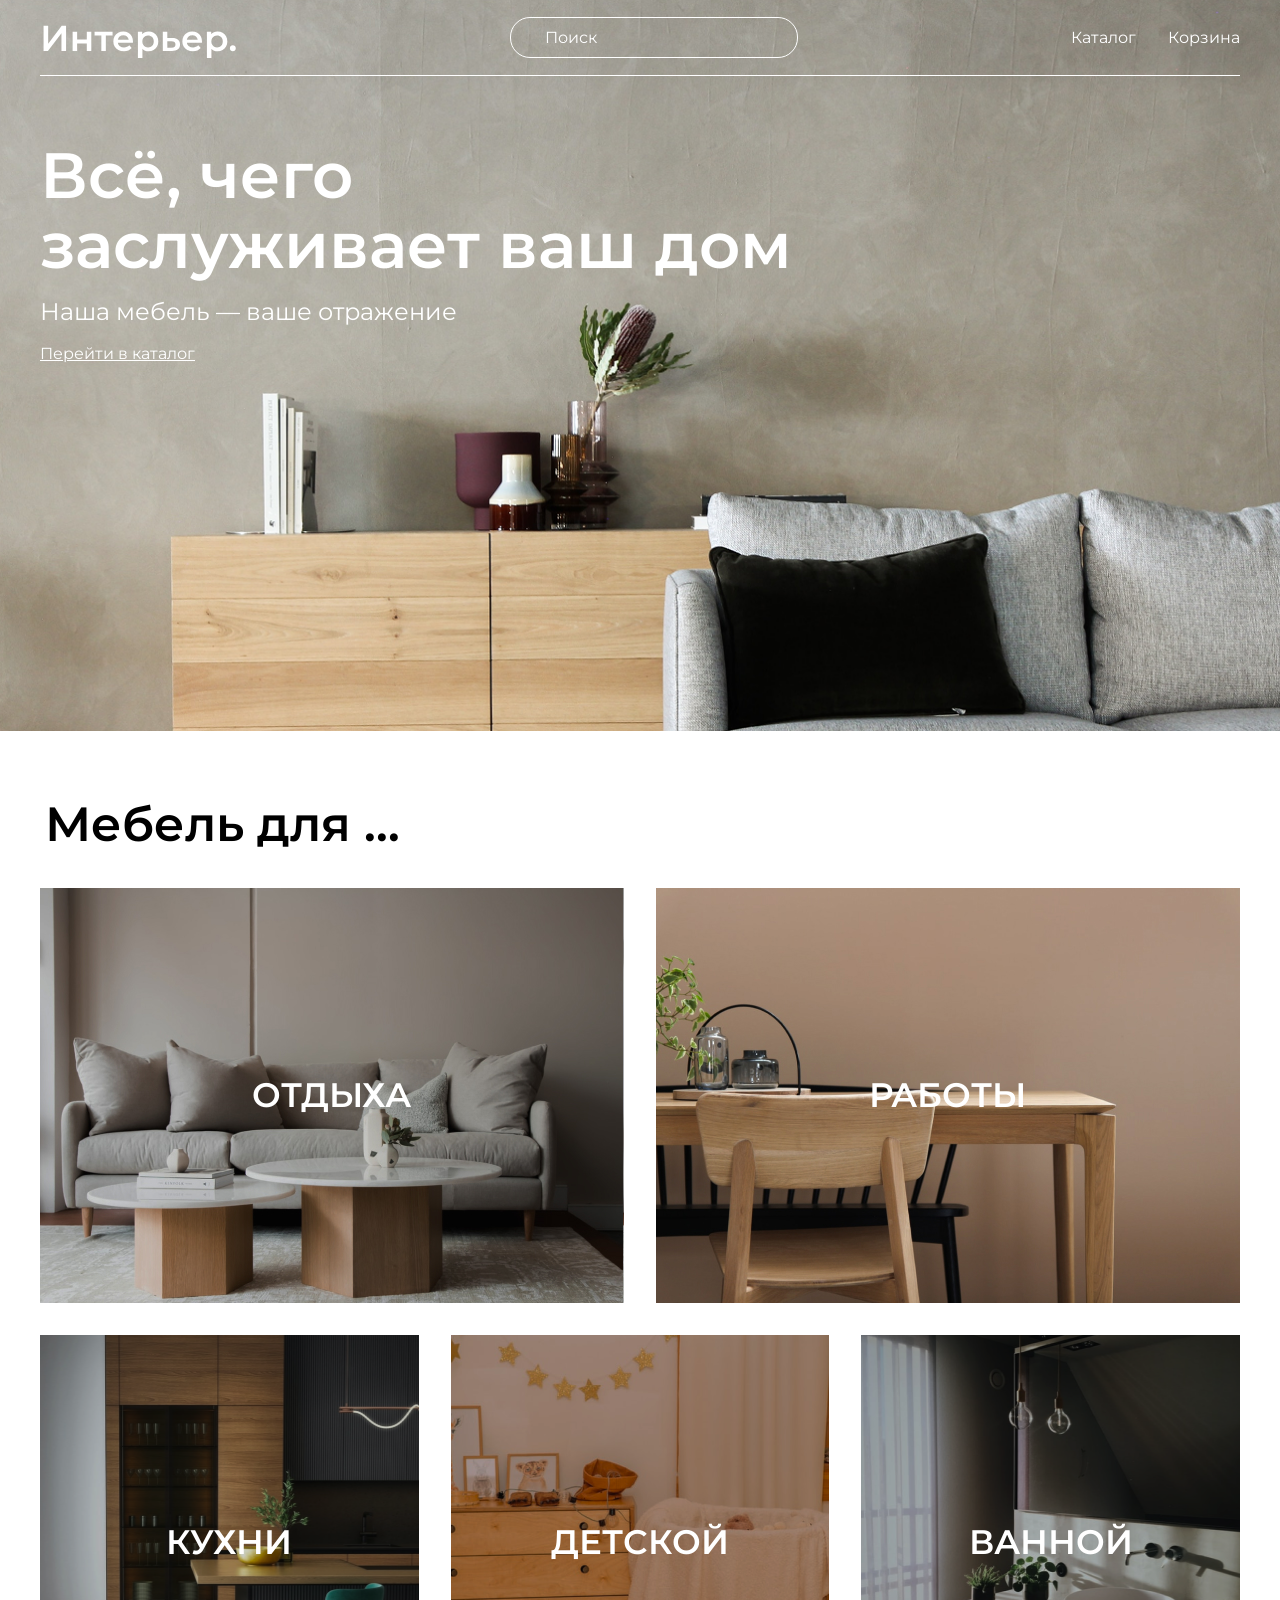
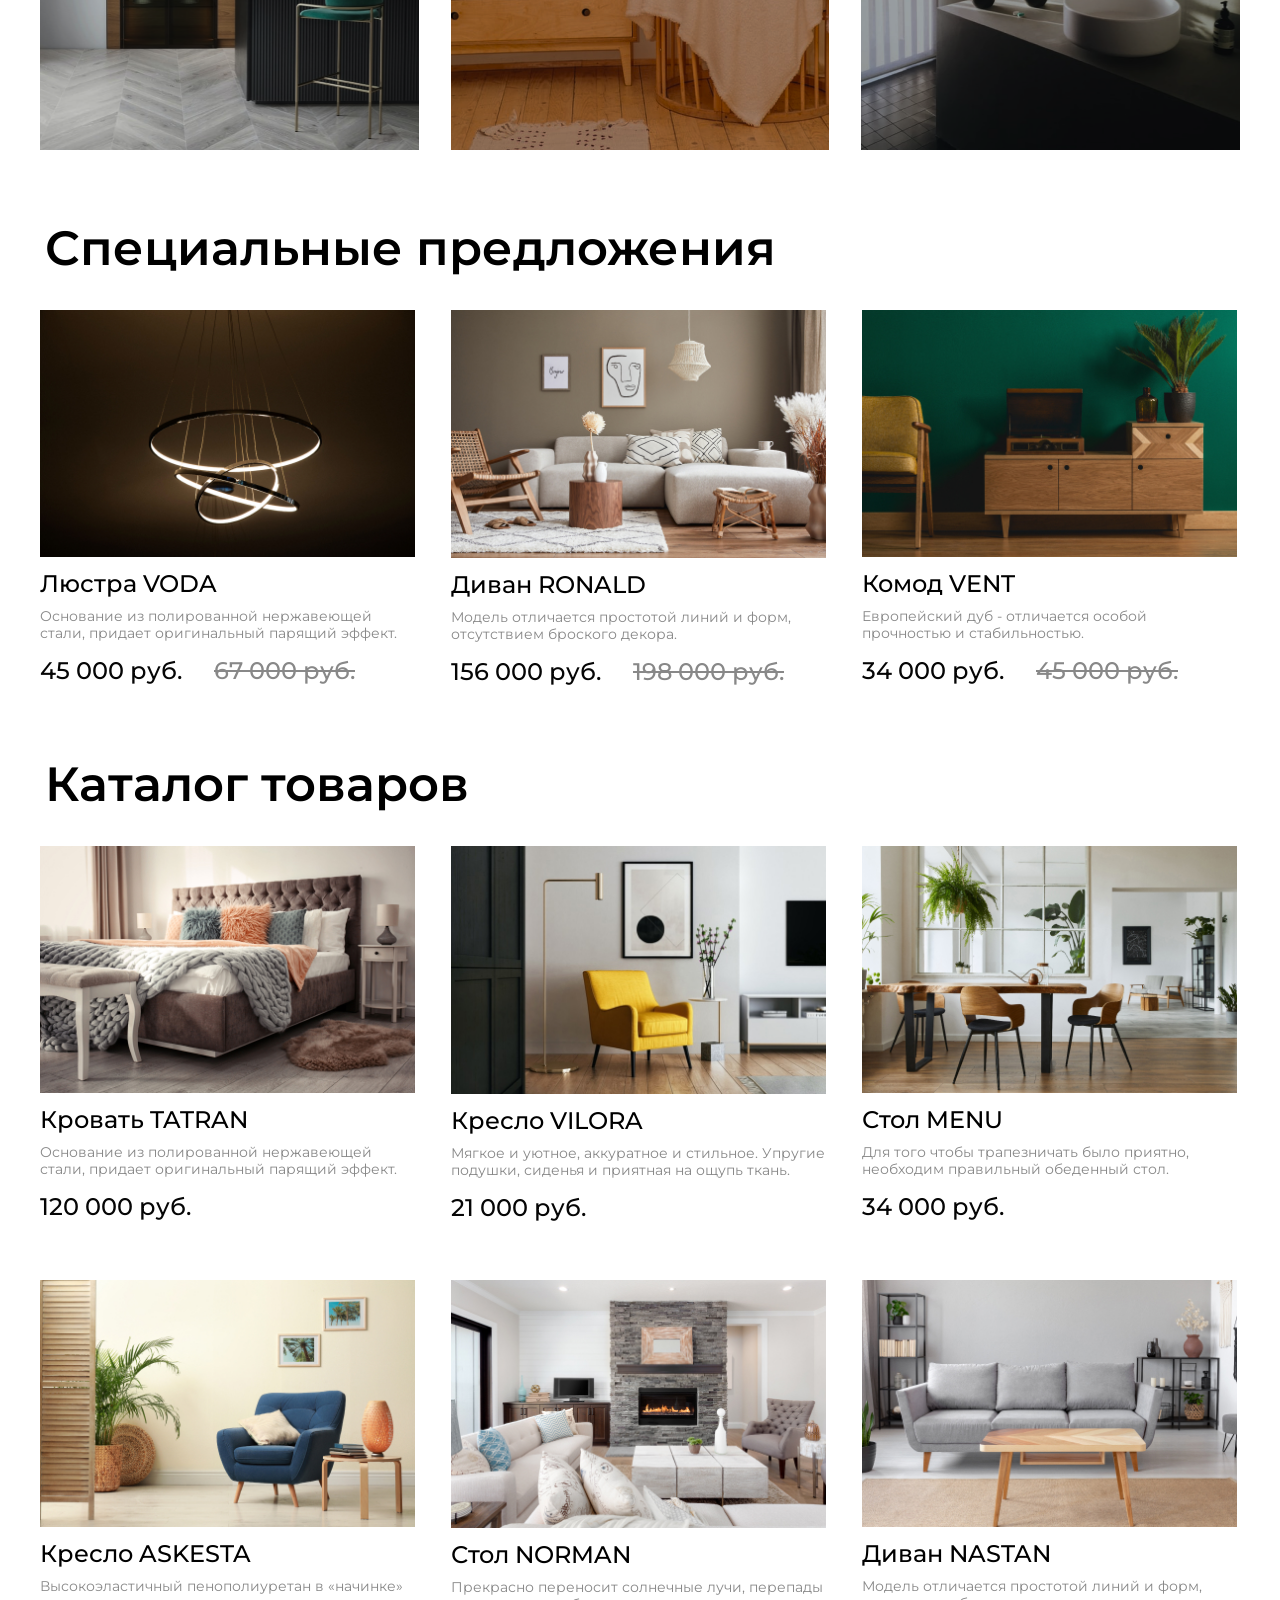
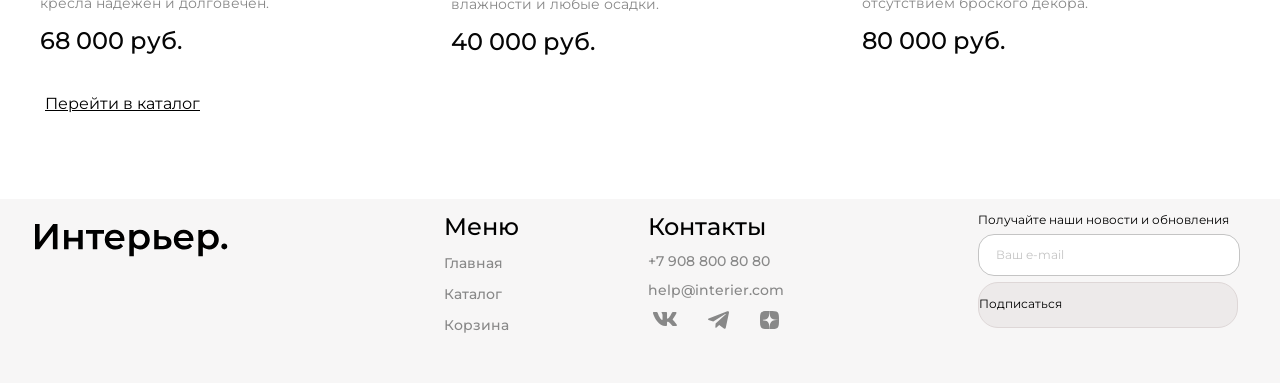
<file: index.html>
<!DOCTYPE html>
<html lang="ru">
<head>
    <meta charset="UTF-8">
    <meta name="viewport" content="width=device-width, initial-scale=1.0">

<link rel="preconnect" href="https://fonts.googleapis.com">
<link rel="preconnect" href="https://fonts.gstatic.com" crossorigin>
<link href="https://fonts.googleapis.com/css2?family=Montserrat:ital,wght@0,100..900;1,100..900&display=swap" rel="stylesheet">

    <link rel="stylesheet" href="./style.css">
</head>
<body>
    <section class="hero-page center">
    <header class="header">
   <a href="./index.html"><img src="img/logo.svg" alt="Логотип" class="logo-header"></a> 
    <input type="text" class="inpt-search" placeholder="Поиск">
    <div class="header__link">
        <a class="link" href="./catalog.html">Каталог</a>
        <a class="link" href="./cart.html">Корзина</a> 
    </div>
    <div class="menu-mob">
        <a href=""><svg width="19" height="19" viewBox="0 0 19 19" fill="none" xmlns="http://www.w3.org/2000/svg">
<g clip-path="url(#clip0_53373_429)">
<path d="M9.29907 1.11316C10.9342 1.06267 12.5273 1.63644 13.7542 2.71863C14.9811 3.80099 15.7498 5.31046 15.9036 6.93933C16.0545 8.53827 15.5992 10.133 14.634 11.4139L17.968 14.7469C18.0508 14.8297 18.1166 14.9279 18.1614 15.036C18.2062 15.1442 18.2297 15.2607 18.2297 15.3778C18.2297 15.4949 18.2062 15.6114 18.1614 15.7196C18.1165 15.8277 18.0508 15.9259 17.968 16.0087C17.8853 16.0914 17.7871 16.1572 17.679 16.202C17.5707 16.2469 17.4543 16.2694 17.3372 16.2694C17.22 16.2694 17.1036 16.2469 16.9954 16.202C16.8873 16.1572 16.789 16.0914 16.7063 16.0087L13.3733 12.6747C12.0925 13.6424 10.4962 14.0991 8.89575 13.9491C7.26568 13.7962 5.75519 13.0275 4.67212 11.7997C3.58905 10.5718 3.01496 8.97713 3.06665 7.3407C3.11846 5.7041 3.79274 4.14806 4.95142 2.99109C6.10904 1.83516 7.66391 1.16376 9.29907 1.11316ZM9.50903 2.91882C8.28235 2.92382 7.10691 3.41275 6.2395 4.28015C5.37213 5.14755 4.88317 6.32302 4.87817 7.54968C4.87324 8.77628 5.35288 9.95557 6.21313 10.83C6.64353 11.2674 7.15644 11.6151 7.72192 11.8534C8.28759 12.0918 8.89521 12.2161 9.50903 12.2186C10.1227 12.2211 10.7307 12.1017 11.2981 11.868C11.8657 11.6343 12.3816 11.2903 12.8157 10.8563C13.2497 10.4223 13.5936 9.90633 13.8274 9.33875C14.061 8.77131 14.1804 8.16333 14.178 7.54968C14.1755 6.93585 14.0511 6.32824 13.8127 5.76257C13.5744 5.19707 13.2267 4.68419 12.7893 4.25378C11.9149 3.3935 10.7357 2.91387 9.50903 2.91882Z" fill="white" stroke="white" stroke-width="0.2"/>
</g>
<defs>
<clipPath id="clip0_53373_429">
<rect width="19" height="19" fill="white"/>
</clipPath>
</defs>
</svg>
</svg>
</a>
        <a href="./catalog.html"><svg width="20" height="20" viewBox="0 0 20 20" fill="none" xmlns="http://www.w3.org/2000/svg">
<rect width="4.57143" height="4.57143" fill="white"/>
<rect y="7.31427" width="4.57143" height="4.57143" fill="white"/>
<rect y="14.6285" width="4.57143" height="4.57143" fill="white"/>
<rect x="7.31348" y="7.31427" width="4.57143" height="4.57143" fill="white"/>
<rect x="7.31348" y="14.6285" width="4.57143" height="4.57143" fill="white"/>
<rect x="7.31348" width="4.57143" height="4.57143" fill="white"/>
<rect x="14.6279" y="7.31427" width="4.57143" height="4.57143" fill="white"/>
<rect x="14.6279" y="14.6285" width="4.57143" height="4.57143" fill="white"/>
<rect x="14.6279" width="4.57143" height="4.57143" fill="white"/>
</svg>
</a>
        <a href="./cart.html"><svg width="25" height="25" viewBox="0 0 25 25" fill="none" xmlns="http://www.w3.org/2000/svg">
<path d="M14.5834 20.8333C15.1359 20.8333 15.6658 20.6138 16.0566 20.2231C16.4473 19.8324 16.6667 19.3025 16.6667 18.75C16.6667 18.1975 16.4473 17.6676 16.0566 17.2768C15.6658 16.8861 15.1359 16.6667 14.5834 16.6667C14.0309 16.6667 13.501 16.8861 13.1103 17.2768C12.7196 17.6676 12.5001 18.1975 12.5001 18.75C12.5001 19.3025 12.7196 19.8324 13.1103 20.2231C13.501 20.6138 14.0309 20.8333 14.5834 20.8333ZM7.29174 20.8333C7.84428 20.8333 8.37418 20.6138 8.76488 20.2231C9.15558 19.8324 9.37508 19.3025 9.37508 18.75C9.37508 18.1975 9.15558 17.6676 8.76488 17.2768C8.37418 16.8861 7.84428 16.6667 7.29174 16.6667C6.73921 16.6667 6.20931 16.8861 5.81861 17.2768C5.4279 17.6676 5.20841 18.1975 5.20841 18.75C5.20841 19.3025 5.4279 19.8324 5.81861 20.2231C6.20931 20.6138 6.73921 20.8333 7.29174 20.8333ZM20.873 6.16978C21.133 6.16139 21.3796 6.0522 21.5606 5.86528C21.7416 5.67837 21.8428 5.42839 21.8428 5.16822C21.8428 4.90804 21.7416 4.65807 21.5606 4.47115C21.3796 4.28424 21.133 4.17504 20.873 4.16666H19.674C18.7345 4.16666 17.922 4.81874 17.7178 5.73541L16.4126 11.6125C16.2084 12.5292 15.3959 13.1812 14.4563 13.1812H6.63133L5.12924 7.17082H14.8636C15.1212 7.15907 15.3644 7.04847 15.5425 6.86202C15.7206 6.67558 15.82 6.42764 15.82 6.16978C15.82 5.91192 15.7206 5.66398 15.5425 5.47754C15.3644 5.2911 15.1212 5.18049 14.8636 5.16874H5.12924C4.82473 5.16865 4.5242 5.23799 4.25051 5.37148C3.97682 5.50498 3.73716 5.69912 3.54976 5.93914C3.36236 6.17916 3.23215 6.45875 3.16903 6.75665C3.10591 7.05455 3.11154 7.36292 3.1855 7.65832L4.68758 13.6667C4.79586 14.1002 5.046 14.4851 5.39821 14.7601C5.75042 15.0351 6.18447 15.1844 6.63133 15.1844H14.4563C15.368 15.1845 16.2524 14.8737 16.9636 14.3032C17.6748 13.7328 18.1701 12.9368 18.3678 12.0469L19.674 6.16978H20.873Z" fill="white"/>
</svg>
</a>
    </div>
   </header>
   <div class="hero-page__wrapper">
    <h1 class="header1">Всё, чего <br> заслуживает ваш дом</h1>
    <p class="text">Наша мебель — ваше отражение</p>
    <a  href="./catalog.html" class="hero-page__link">Перейти в каталог</a>
    </div>
    </section>
</div>
<div class="content for-box center">
    <h2 class="content__product">Мебель для ...</h2>
    <div class="for">
        <div class="for__item for__item_relax for__item_big">ОТДЫХА</div>
        <div class="for__item for__item_work for__item_big">РАБОТЫ</div>
        <div class="for__item for__item_kitchen">КУХНИ</div>
        <div class="for__item for__item_kidsroom">ДЕТСКОЙ</div>
        <div class="for__item for__item_bathroom">ВАННОЙ</div>
    </div>
</div>
   <section class="content center">
    <div class="content__1">
    <h2 class="content__product">Специальные предложения</h2>
    <div class="content__flex">
    <article class="content__tovar">
        <div class="image-container">    
        <img src="img/VODA.jpg" alt="Люстра" class="content__img">
        <div class="content__img-0">
            <img class="content__img-1" src="img/cart_img.svg" alt="корзина">
            <img class="content__img-1" src="img/coolicon.svg" alt="сердце">
        </div>
        <a href="#" class="content__name">Люстра VODA</a>
        <p class="content__desc">Основание из полированной нержавеющей стали, придает оригинальный парящий эффект.</p>
    <div class="content__prise-box">
        <span class="content__prise">45 000 руб.</span>
        <span class="content__prise content__prise_sale">67 000 руб.</span>
    </div>
    </div> 
    </article>
    <article class="content__tovar">
    <div class="image-container">    
        <img src="img/RONALD.jpg" alt="дИВАН" class="content__img">
        <div class="content__img-0">
            <img class="content__img-1" src="img/cart_img.svg" alt="корзина">
            <img class="content__img-1" src="img/coolicon.svg" alt="сердце">
        </div>
        <a href="#" class="content__name">Диван RONALD</a>
        <p class="content__desc">Модель отличается простотой линий и форм, отсутствием броского декора.</p>
    <div class="content__prise-box">
        <span class="content__prise">156 000 руб.</span>
        <span class="content__prise content__prise_sale">198 000 руб.</span>
    </div>
    </div>
    </article>
    <article class="content__tovar">
    <div class="image-container">    
        <img src="img/VENT.jpg" alt="Комод" class="content__img">
        <div class="content__img-0">
            <img class="content__img-1" src="img/cart_img.svg" alt="корзина">
            <img class="content__img-1" src="img/coolicon.svg" alt="сердце">
        </div>
        <a href="#" class="content__name">Комод VENT</a>
        <p class="content__desc">Европейский дуб - отличается особой прочностью и стабильностью.</p>
    <div class="content__prise-box">
        <span class="content__prise">34 000 руб.</span>
        <span class="content__prise content__prise_sale">45 000 руб.</span>
    </div>
    </div>
    </article>
    </div>
    </div>
   </section>
   <section class="content center">
    <div class="content__1">
    <h2 class="content__product">Каталог товаров</h2> 
    <div class="content__flex">
    <article class="content__tovar">
    <div class="image-container">    
    <img src="img/TATRAN.jpg" alt="Кровать" class="content__img">
        <div class="content__img-0">
            <img class="content__img-1" src="img/cart_img.svg" alt="корзина">
            <img class="content__img-1" src="img/coolicon.svg" alt="сердце">
        </div>
    <a href="#" class="content__name">Кровать TATRAN</a>
    <p class="content__desc">Основание из полированной нержавеющей стали, придает оригинальный парящий эффект.</p>
    <p class="content__prise">120 000 руб.</p>
    </div> 
    </article>
    <article class="content__tovar">
    <div class="image-container">    
    <img src="img/product1.jpg" alt="Удобное кресло" class="content__img">
        <div class="content__img-0">
            <img class="content__img-1" src="img/cart_img.svg" alt="корзина">
            <img class="content__img-1" src="img/coolicon.svg" alt="сердце">
        </div>
    <a href="#" class="content__name">Кресло VILORA</a>
    <p class="content__desc">Мягкое и уютное, аккуратное и стильное. Упругие подушки, сиденья и приятная на ощупь ткань.</p>
    <p class="content__prise">21 000 руб.</p>
    </div>
    </article>
    <article class="content__tovar">
    <div class="image-container">    
    <img src="img/MENU.jpg" alt="Стол" class="content__img">
        <div class="content__img-0">
            <img class="content__img-1" src="img/cart_img.svg" alt="корзина">
            <img class="content__img-1" src="img/coolicon.svg" alt="сердце">
        </div>
    <a href="#" class="content__name">Стол MENU</a>
    <p class="content__desc">Для того чтобы трапезничать было приятно, необходим правильный обеденный стол.</p>
    <p class="content__prise">34 000 руб.</p>
    </div>
    </article>
    <div class="content__tovar-index">
    <article class="content__tovar">
    <div class="image-container">    
    <img src="img/ASKESTA.jpg" alt="Удобное кресло" class="content__img">
        <div class="content__img-0">
            <img class="content__img-1" src="img/cart_img.svg" alt="корзина">
            <img class="content__img-1" src="img/coolicon.svg" alt="сердце">
        </div>
    <a href="#" class="content__name">Кресло ASKESTA</a>
    <p class="content__desc">Высокоэластичный пенополиуретан в «начинке» кресла надежен и долговечен.</p>
    <p class="content__prise">68 000 руб.</p>
    </div>
    </article>
    <article class="content__tovar">
    <div class="image-container">    
    <img src="img/NORMAN.jpg" alt="Стол" class="content__img">
        <div class="content__img-0">
            <img class="content__img-1" src="img/cart_img.svg" alt="корзина">
            <img class="content__img-1" src="img/coolicon.svg" alt="сердце">
        </div>
    <a href="#" class="content__name">Стол NORMAN</a>
    <p class="content__desc">Прекрасно переносит солнечные лучи, перепады влажности и любые осадки.</p>
    <p class="content__prise">40 000 руб.</p>
    </div>
    </article>
    <article class="content__tovar">
    <div class="image-container">    
    <img src="img/NASTAN.jpg" alt="Диван" class="content__img">
        <div class="content__img-0">
            <img class="content__img-1" src="img/cart_img.svg" alt="корзина">
            <img class="content__img-1" src="img/coolicon.svg" alt="сердце">
        </div>
    <a href="#" class="content__name">Диван NASTAN</a>
    <p class="content__desc">Модель отличается простотой линий и форм, отсутствием броского декора.</p>
    <p class="content__prise">80 000 руб.</p>
    </div>
    </article>
    </div>
    </div>
    <a  href="./catalog.html" class="content__link">Перейти в каталог</a>
    </div>
   </section>
   <footer class="ftr center">
    <a href="./catalog.html" class="logo-ftr"><img src="img/Logo.footer.svg" alt="Логотип"></a>
<div class="ftr__info">
    <Nav class="ftr__item">
   <h4 class="menu">Mеню</h4>
    <ul class="ftr__link">
        <li><a class="ftr__link--grey ftr__item--link" href="./index.html">Главная</a></li>
        <li><a class="ftr__link--grey ftr__item--link" href="./catalog.html    ">Каталог</a></li>
        <li><a class="ftr__link--grey ftr__item--link" href="./cart.html">Корзина</a></li>
    </ul>
    </Nav>
    <div class="ftr__item">
   <h4 class="menu">Контакты</h4>
   <li class="ftr__link">
        <a class="ftr__link--grey ftr__item--link" href="tel:+7 908 800 80 80">+7 908 800 80 80</a>
        <a class="ftr__link--grey ftr__item--link" href="mailto:help@interier.com">help@interier.com</a>
    </li>
    <div class="ftr__icons">
    <a class="link link-1" href="#">
        <img src="img\vk.svg" alt="ВКонтакте">
    </a>
    <a class="link link-1" href="#">
        <img src="img\telegram.svg" alt="Телеграм">
    </a>
    <a class="link link-1" href="#">
        <img src="img\dzen.svg" alt="Дзен">
    </a></div>
</div>
    </div>
    <form>
    <div class="mail">
        <p class="mail__text">Получайте наши новости и обновления</p>
        <input class="mail__text mail__post" type="text" placeholder="Ваш e-mail"> 
        <button class="mail__text btn">Подписаться</button>
    </div>
    </form>
   </footer>
</body>
</html>
</file>
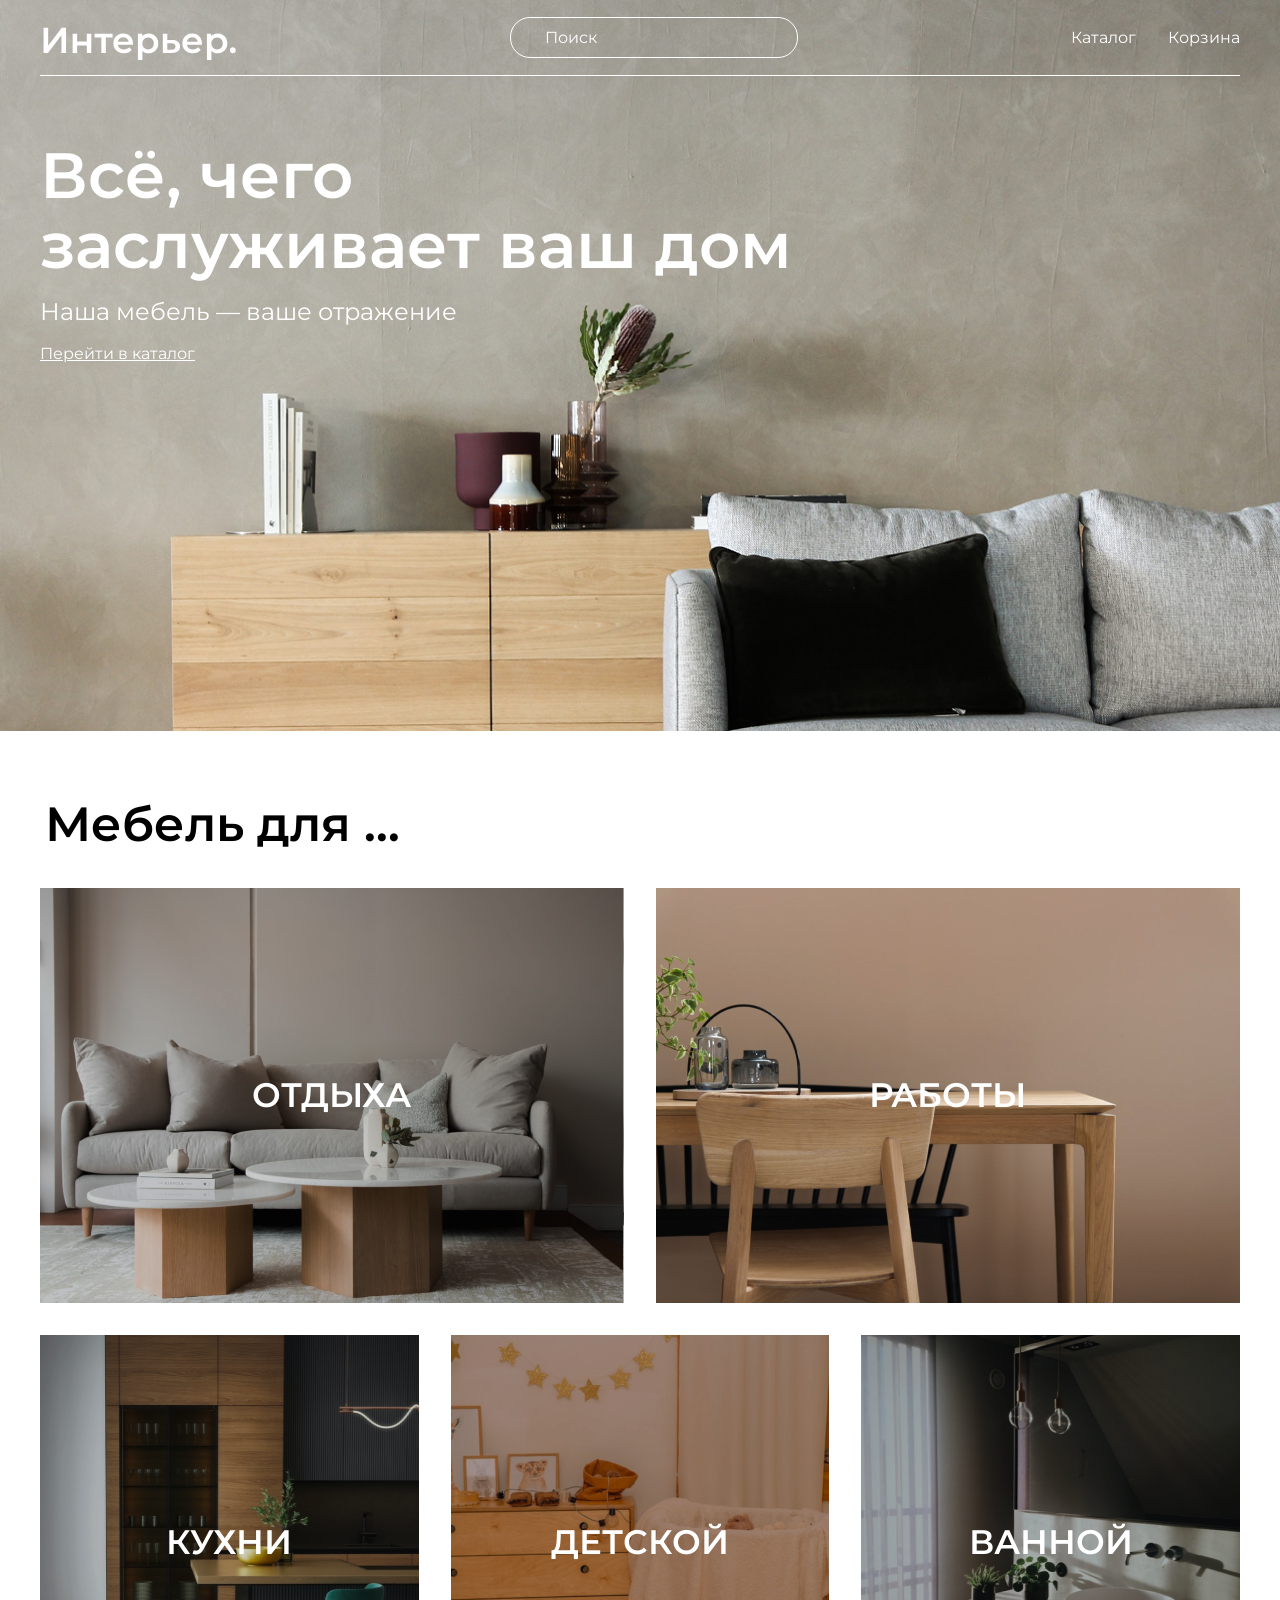
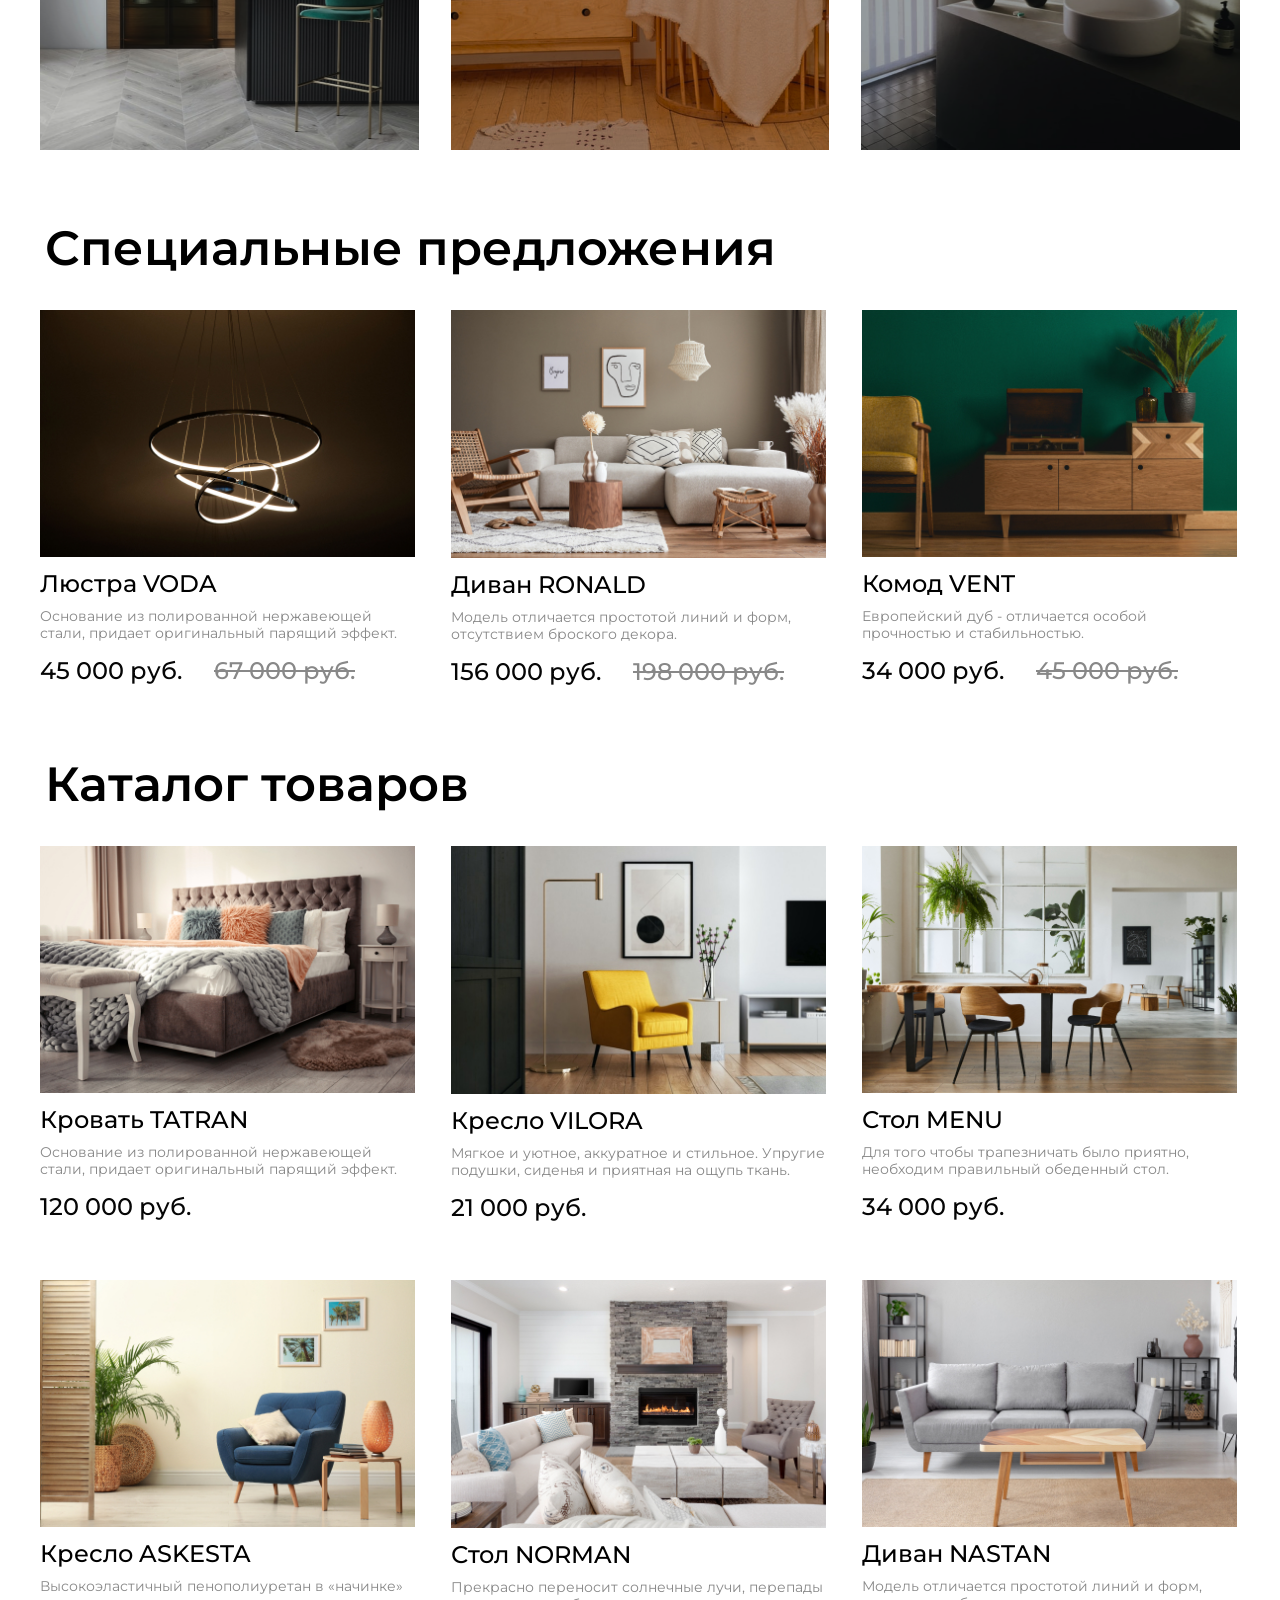
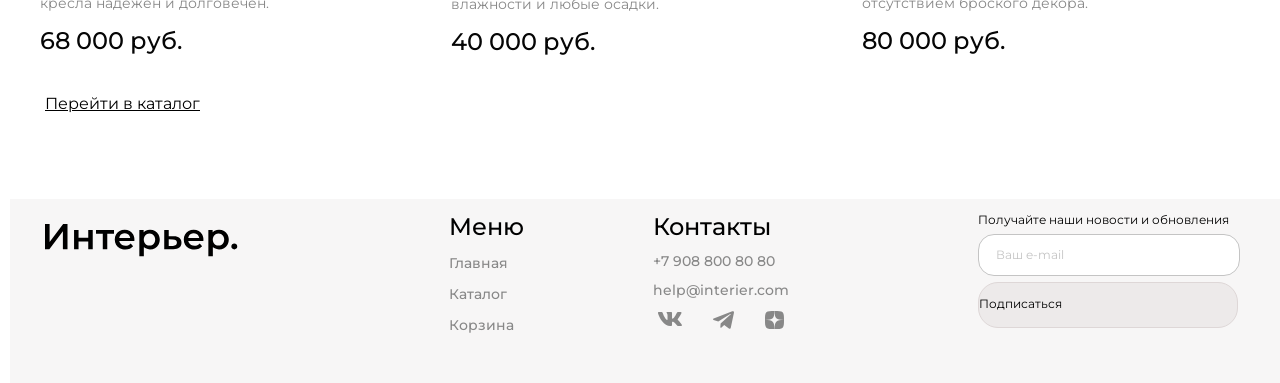
<file: site/index.html>
<!DOCTYPE html>
<html lang="ru">
<head>
    <meta charset="UTF-8">
    <meta name="viewport" content="width=device-width, initial-scale=1.0">

<link rel="preconnect" href="https://fonts.googleapis.com">
<link rel="preconnect" href="https://fonts.gstatic.com" crossorigin>
<link href="https://fonts.googleapis.com/css2?family=Montserrat:ital,wght@0,100..900;1,100..900&display=swap" rel="stylesheet">

    <link rel="stylesheet" href="./style.css">
</head>
<body>
<div> 
    <section class="hero-page center">
    <header class="header">
   <img src="img/logo.svg" alt="Логотип" class="logo-header"> 
    <input type="text" class="inpt-search" placeholder="Поиск">
    <div class="header__link">
        <a class="link" href="./catalog.html">Каталог</a>
        <a class="link" href="./cart.html">Корзина</a> 
    </div>
    <div class="menu-mob">
        <a href=""><svg width="19" height="19" viewBox="0 0 19 19" fill="none" xmlns="http://www.w3.org/2000/svg">
<g clip-path="url(#clip0_53373_429)">
<path d="M9.29907 1.11316C10.9342 1.06267 12.5273 1.63644 13.7542 2.71863C14.9811 3.80099 15.7498 5.31046 15.9036 6.93933C16.0545 8.53827 15.5992 10.133 14.634 11.4139L17.968 14.7469C18.0508 14.8297 18.1166 14.9279 18.1614 15.036C18.2062 15.1442 18.2297 15.2607 18.2297 15.3778C18.2297 15.4949 18.2062 15.6114 18.1614 15.7196C18.1165 15.8277 18.0508 15.9259 17.968 16.0087C17.8853 16.0914 17.7871 16.1572 17.679 16.202C17.5707 16.2469 17.4543 16.2694 17.3372 16.2694C17.22 16.2694 17.1036 16.2469 16.9954 16.202C16.8873 16.1572 16.789 16.0914 16.7063 16.0087L13.3733 12.6747C12.0925 13.6424 10.4962 14.0991 8.89575 13.9491C7.26568 13.7962 5.75519 13.0275 4.67212 11.7997C3.58905 10.5718 3.01496 8.97713 3.06665 7.3407C3.11846 5.7041 3.79274 4.14806 4.95142 2.99109C6.10904 1.83516 7.66391 1.16376 9.29907 1.11316ZM9.50903 2.91882C8.28235 2.92382 7.10691 3.41275 6.2395 4.28015C5.37213 5.14755 4.88317 6.32302 4.87817 7.54968C4.87324 8.77628 5.35288 9.95557 6.21313 10.83C6.64353 11.2674 7.15644 11.6151 7.72192 11.8534C8.28759 12.0918 8.89521 12.2161 9.50903 12.2186C10.1227 12.2211 10.7307 12.1017 11.2981 11.868C11.8657 11.6343 12.3816 11.2903 12.8157 10.8563C13.2497 10.4223 13.5936 9.90633 13.8274 9.33875C14.061 8.77131 14.1804 8.16333 14.178 7.54968C14.1755 6.93585 14.0511 6.32824 13.8127 5.76257C13.5744 5.19707 13.2267 4.68419 12.7893 4.25378C11.9149 3.3935 10.7357 2.91387 9.50903 2.91882Z" fill="white" stroke="white" stroke-width="0.2"/>
</g>
<defs>
<clipPath id="clip0_53373_429">
<rect width="19" height="19" fill="white"/>
</clipPath>
</defs>
</svg>
</svg>
</a>
        <a href="./catalog.html"><svg width="20" height="20" viewBox="0 0 20 20" fill="none" xmlns="http://www.w3.org/2000/svg">
<rect width="4.57143" height="4.57143" fill="white"/>
<rect y="7.31427" width="4.57143" height="4.57143" fill="white"/>
<rect y="14.6285" width="4.57143" height="4.57143" fill="white"/>
<rect x="7.31348" y="7.31427" width="4.57143" height="4.57143" fill="white"/>
<rect x="7.31348" y="14.6285" width="4.57143" height="4.57143" fill="white"/>
<rect x="7.31348" width="4.57143" height="4.57143" fill="white"/>
<rect x="14.6279" y="7.31427" width="4.57143" height="4.57143" fill="white"/>
<rect x="14.6279" y="14.6285" width="4.57143" height="4.57143" fill="white"/>
<rect x="14.6279" width="4.57143" height="4.57143" fill="white"/>
</svg>
</a>
        <a href="./cart.html"><svg width="25" height="25" viewBox="0 0 25 25" fill="none" xmlns="http://www.w3.org/2000/svg">
<path d="M14.5834 20.8333C15.1359 20.8333 15.6658 20.6138 16.0566 20.2231C16.4473 19.8324 16.6667 19.3025 16.6667 18.75C16.6667 18.1975 16.4473 17.6676 16.0566 17.2768C15.6658 16.8861 15.1359 16.6667 14.5834 16.6667C14.0309 16.6667 13.501 16.8861 13.1103 17.2768C12.7196 17.6676 12.5001 18.1975 12.5001 18.75C12.5001 19.3025 12.7196 19.8324 13.1103 20.2231C13.501 20.6138 14.0309 20.8333 14.5834 20.8333ZM7.29174 20.8333C7.84428 20.8333 8.37418 20.6138 8.76488 20.2231C9.15558 19.8324 9.37508 19.3025 9.37508 18.75C9.37508 18.1975 9.15558 17.6676 8.76488 17.2768C8.37418 16.8861 7.84428 16.6667 7.29174 16.6667C6.73921 16.6667 6.20931 16.8861 5.81861 17.2768C5.4279 17.6676 5.20841 18.1975 5.20841 18.75C5.20841 19.3025 5.4279 19.8324 5.81861 20.2231C6.20931 20.6138 6.73921 20.8333 7.29174 20.8333ZM20.873 6.16978C21.133 6.16139 21.3796 6.0522 21.5606 5.86528C21.7416 5.67837 21.8428 5.42839 21.8428 5.16822C21.8428 4.90804 21.7416 4.65807 21.5606 4.47115C21.3796 4.28424 21.133 4.17504 20.873 4.16666H19.674C18.7345 4.16666 17.922 4.81874 17.7178 5.73541L16.4126 11.6125C16.2084 12.5292 15.3959 13.1812 14.4563 13.1812H6.63133L5.12924 7.17082H14.8636C15.1212 7.15907 15.3644 7.04847 15.5425 6.86202C15.7206 6.67558 15.82 6.42764 15.82 6.16978C15.82 5.91192 15.7206 5.66398 15.5425 5.47754C15.3644 5.2911 15.1212 5.18049 14.8636 5.16874H5.12924C4.82473 5.16865 4.5242 5.23799 4.25051 5.37148C3.97682 5.50498 3.73716 5.69912 3.54976 5.93914C3.36236 6.17916 3.23215 6.45875 3.16903 6.75665C3.10591 7.05455 3.11154 7.36292 3.1855 7.65832L4.68758 13.6667C4.79586 14.1002 5.046 14.4851 5.39821 14.7601C5.75042 15.0351 6.18447 15.1844 6.63133 15.1844H14.4563C15.368 15.1845 16.2524 14.8737 16.9636 14.3032C17.6748 13.7328 18.1701 12.9368 18.3678 12.0469L19.674 6.16978H20.873Z" fill="white"/>
</svg>
</a>
    </div>
   </header>
   <div class="hero-page__wrapper">
    <h1 class="header1">Всё, чего <br> заслуживает ваш дом</h1>
    <p class="text">Наша мебель — ваше отражение</p>
    <a  href="./catalog.html" class="hero-page__link">Перейти в каталог</a>
    </div>
    </section>
</div>
<div class="content for-box center">
    <h2 class="content__product">Мебель для ...</h2>
    <div class="for">
        <div class="for__item for__item_relax for__item_big">ОТДЫХА</div>
        <div class="for__item for__item_work for__item_big">РАБОТЫ</div>
        <div class="for__item for__item_kitchen">КУХНИ</div>
        <div class="for__item for__item_kidsroom">ДЕТСКОЙ</div>
        <div class="for__item for__item_bathroom">ВАННОЙ</div>
    </div>
</div>
   <section class="content center">
    <div class="content__1">
    <h2 class="content__product">Специальные предложения</h2>
    <div class="content__flex">
    <article class="content__tovar">
        <div class="image-container">    
        <img src="img/VODA.jpg" alt="Люстра" class="content__img">
        <div class="content__img-0">
            <img class="content__img-1" src="img/cart_img.svg" alt="корзина">
            <img class="content__img-1" src="img/coolicon.svg" alt="сердце">
        </div>
        <a href="#" class="content__name">Люстра VODA</a>
        <p class="content__desc">Основание из полированной нержавеющей стали, придает оригинальный парящий эффект.</p>
    <div class="content__prise-box">
        <span class="content__prise">45 000 руб.</span>
        <span class="content__prise content__prise_sale">67 000 руб.</span>
    </div>
    </div> 
    </article>
    <article class="content__tovar">
    <div class="image-container">    
        <img src="img/RONALD.jpg" alt="дИВАН" class="content__img">
        <div class="content__img-0">
            <img class="content__img-1" src="img/cart_img.svg" alt="корзина">
            <img class="content__img-1" src="img/coolicon.svg" alt="сердце">
        </div>
        <a href="#" class="content__name">Диван RONALD</a>
        <p class="content__desc">Модель отличается простотой линий и форм, отсутствием броского декора.</p>
    <div class="content__prise-box">
        <span class="content__prise">156 000 руб.</span>
        <span class="content__prise content__prise_sale">198 000 руб.</span>
    </div>
    </div>
    </article>
    <article class="content__tovar">
    <div class="image-container">    
        <img src="img/VENT.jpg" alt="Комод" class="content__img">
        <div class="content__img-0">
            <img class="content__img-1" src="img/cart_img.svg" alt="корзина">
            <img class="content__img-1" src="img/coolicon.svg" alt="сердце">
        </div>
        <a href="#" class="content__name">Комод VENT</a>
        <p class="content__desc">Европейский дуб - отличается особой прочностью и стабильностью.</p>
    <div class="content__prise-box">
        <span class="content__prise">34 000 руб.</span>
        <span class="content__prise content__prise_sale">45 000 руб.</span>
    </div>
    </div>
    </article>
    </div>
    </div>
   </section>
   <section class="content center">
    <div class="content__1">
    <h2 class="content__product">Каталог товаров</h2> 
    <div class="content__flex">
    <article class="content__tovar">
    <div class="image-container">    
    <img src="img/TATRAN.jpg" alt="Кровать" class="content__img">
        <div class="content__img-0">
            <img class="content__img-1" src="img/cart_img.svg" alt="корзина">
            <img class="content__img-1" src="img/coolicon.svg" alt="сердце">
        </div>
    <a href="#" class="content__name">Кровать TATRAN</a>
    <p class="content__desc">Основание из полированной нержавеющей стали, придает оригинальный парящий эффект.</p>
    <p class="content__prise">120 000 руб.</p>
    </div> 
    </article>
    <article class="content__tovar">
    <div class="image-container">    
    <img src="img/product1.jpg" alt="Удобное кресло" class="content__img">
        <div class="content__img-0">
            <img class="content__img-1" src="img/cart_img.svg" alt="корзина">
            <img class="content__img-1" src="img/coolicon.svg" alt="сердце">
        </div>
    <a href="#" class="content__name">Кресло VILORA</a>
    <p class="content__desc">Мягкое и уютное, аккуратное и стильное. Упругие подушки, сиденья и приятная на ощупь ткань.</p>
    <p class="content__prise">21 000 руб.</p>
    </div>
    </article>
    <article class="content__tovar">
    <div class="image-container">    
    <img src="img/MENU.jpg" alt="Стол" class="content__img">
        <div class="content__img-0">
            <img class="content__img-1" src="img/cart_img.svg" alt="корзина">
            <img class="content__img-1" src="img/coolicon.svg" alt="сердце">
        </div>
    <a href="#" class="content__name">Стол MENU</a>
    <p class="content__desc">Для того чтобы трапезничать было приятно, необходим правильный обеденный стол.</p>
    <p class="content__prise">34 000 руб.</p>
    </div>
    </article>
    <div class="content__tovar-index">
    <article class="content__tovar">
    <div class="image-container">    
    <img src="img/ASKESTA.jpg" alt="Удобное кресло" class="content__img">
        <div class="content__img-0">
            <img class="content__img-1" src="img/cart_img.svg" alt="корзина">
            <img class="content__img-1" src="img/coolicon.svg" alt="сердце">
        </div>
    <a href="#" class="content__name">Кресло ASKESTA</a>
    <p class="content__desc">Высокоэластичный пенополиуретан в «начинке» кресла надежен и долговечен.</p>
    <p class="content__prise">68 000 руб.</p>
    </div>
    </article>
    <article class="content__tovar">
    <div class="image-container">    
    <img src="img/NORMAN.jpg" alt="Стол" class="content__img">
        <div class="content__img-0">
            <img class="content__img-1" src="img/cart_img.svg" alt="корзина">
            <img class="content__img-1" src="img/coolicon.svg" alt="сердце">
        </div>
    <a href="#" class="content__name">Стол NORMAN</a>
    <p class="content__desc">Прекрасно переносит солнечные лучи, перепады влажности и любые осадки.</p>
    <p class="content__prise">40 000 руб.</p>
    </div>
    </article>
    <article class="content__tovar">
    <div class="image-container">    
    <img src="img/NASTAN.jpg" alt="Диван" class="content__img">
        <div class="content__img-0">
            <img class="content__img-1" src="img/cart_img.svg" alt="корзина">
            <img class="content__img-1" src="img/coolicon.svg" alt="сердце">
        </div>
    <a href="#" class="content__name">Диван NASTAN</a>
    <p class="content__desc">Модель отличается простотой линий и форм, отсутствием броского декора.</p>
    <p class="content__prise">80 000 руб.</p>
    </div>
    </article>
    </div>
    </div>
    <a  href="./catalog.html" class="content__link">Перейти в каталог</a>
    </div>
   </section>
   <footer class="ftr center">
    <a href="./catalog.html" class="logo-ftr"><img src="img/Logo.footer.svg" alt="Логотип"></a>
<div class="ftr__info">
    <Nav class="ftr__item">
   <h4 class="menu">Mеню</h4>
    <ul class="ftr__link">
        <li><a class="ftr__link--grey ftr__item--link" href="./index.html">Главная</a></li>
        <li><a class="ftr__link--grey ftr__item--link" href="./catalog.html    ">Каталог</a></li>
        <li><a class="ftr__link--grey ftr__item--link" href="./cart.html">Корзина</a></li>
    </ul>
    </Nav>
    <div class="ftr__item">
   <h4 class="menu">Контакты</h4>
   <li class="ftr__link">
        <a class="ftr__link--grey ftr__item--link" href="tel:+7 908 800 80 80">+7 908 800 80 80</a>
        <a class="ftr__link--grey ftr__item--link" href="mailto:help@interier.com">help@interier.com</a>
    </li>
    <div class="ftr__icons">
    <a class="link link-1" href="#">
        <img src="img\vk.svg" alt="ВКонтакте">
    </a>
    <a class="link link-1" href="#">
        <img src="img\telegram.svg" alt="Телеграм">
    </a>
    <a class="link link-1" href="#">
        <img src="img\dzen.svg" alt="Дзен">
    </a></div>
</div>
    </div>
    <form>
    <div class="mail">
        <p class="mail__text">Получайте наши новости и обновления</p>
        <input class="mail__text mail__post" type="text" placeholder="Ваш e-mail"> 
        <button class="mail__text btn">Подписаться</button>
    </div>
    </form>
   </footer>
</body>
</html>
</file>
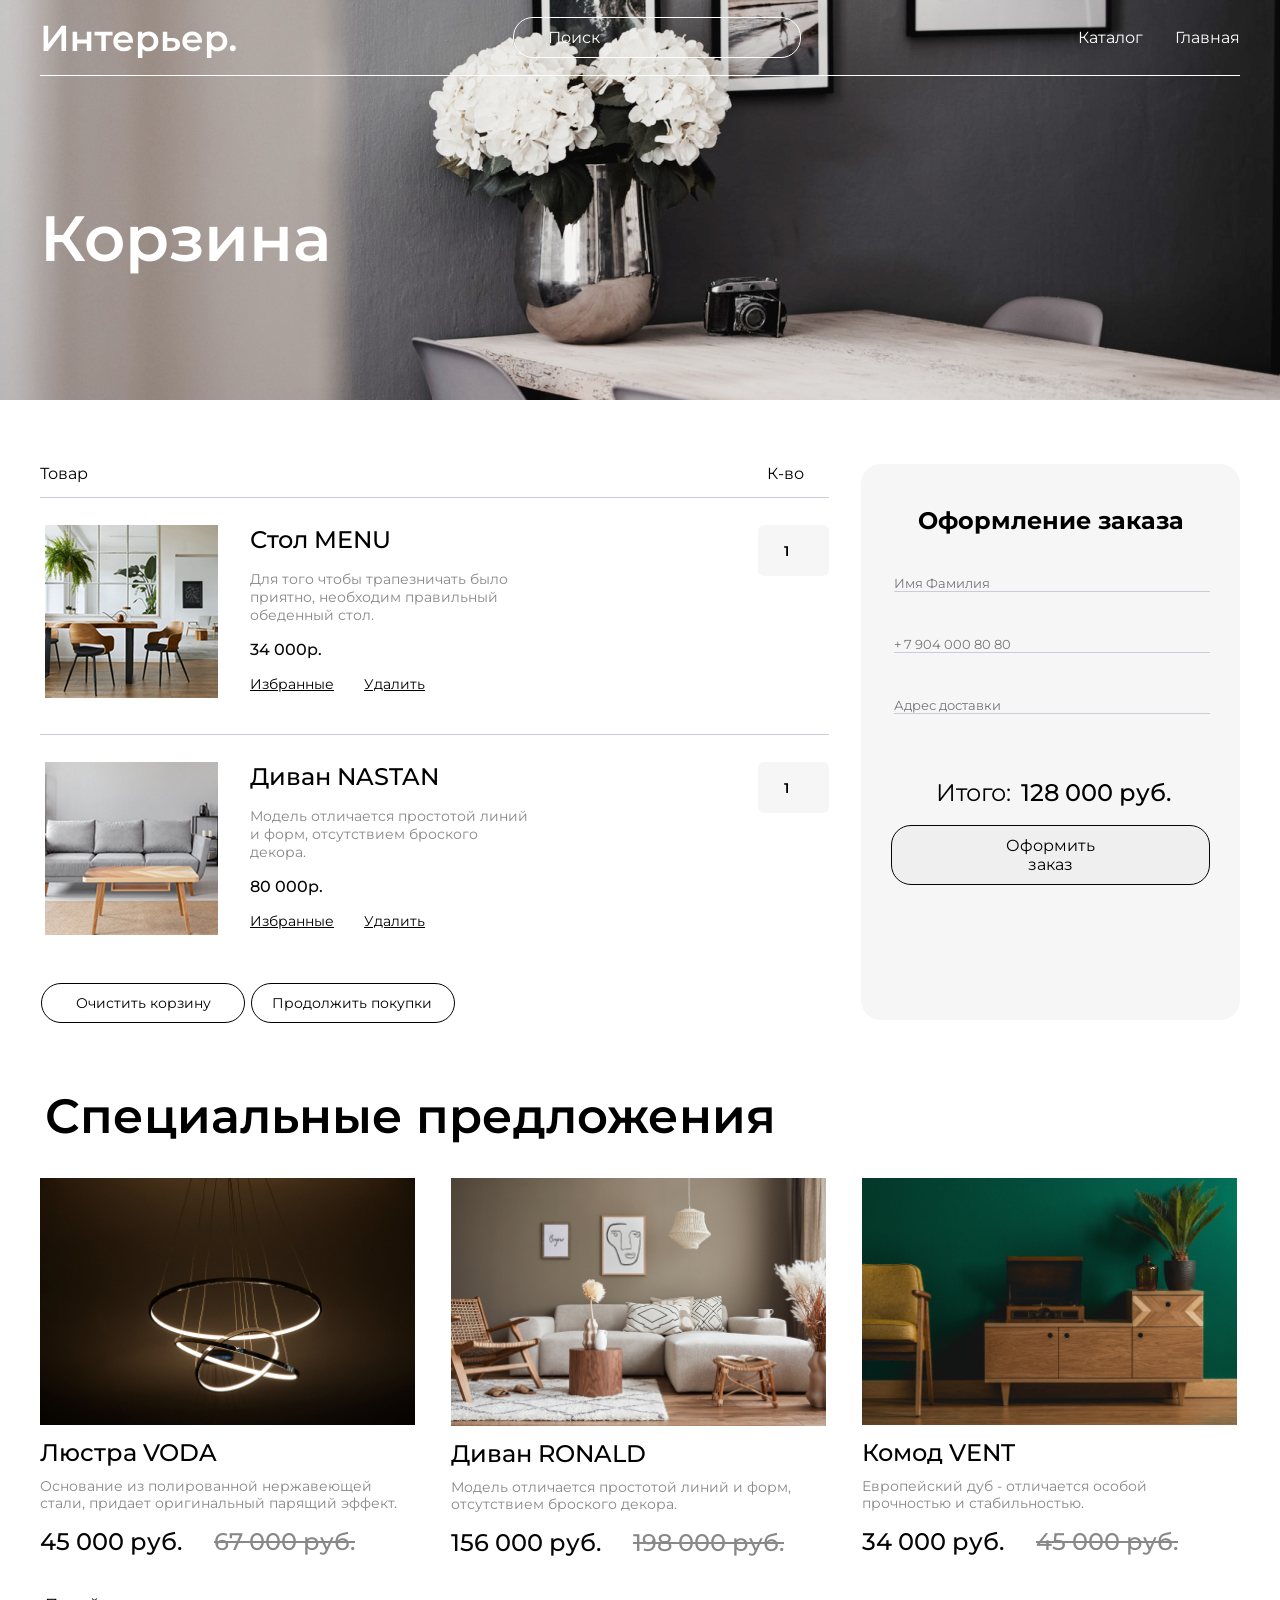
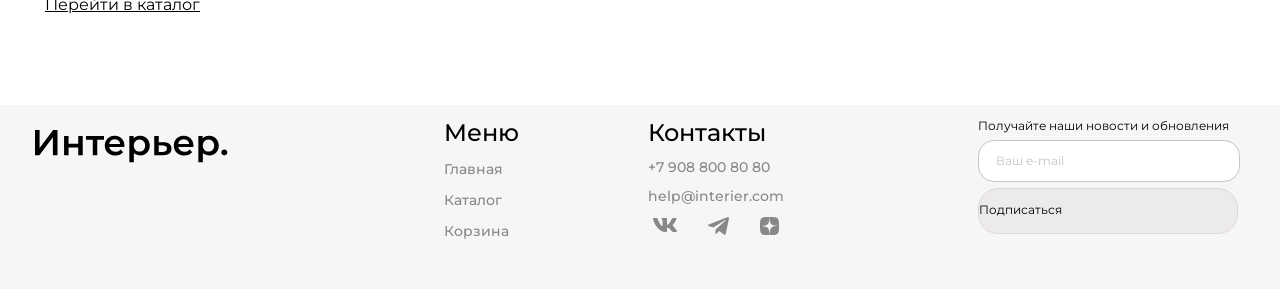
<file: cart.html>
<!DOCTYPE html>
<html lang="ru">
<head>
    <meta charset="UTF-8">
    <meta name="viewport" content="width=device-width, initial-scale=1.0">

<link rel="preconnect" href="https://fonts.googleapis.com">
<link rel="preconnect" href="https://fonts.gstatic.com" crossorigin>
<link href="https://fonts.googleapis.com/css2?family=Montserrat:ital,wght@0,100..900;1,100..900&display=swap" rel="stylesheet">

    <link rel="stylesheet" href="./style.css">
</head>
<body>
    <div class="top-cart center">
        <header class="header">
        <a href="./index.html"><img src="img/logo.svg" alt="Логотип" class="logo-header"></a> 
        <input type="text" class="inpt-search" placeholder="Поиск">
        <div class="header__link">
            <a class="link" href="./catalog.html">Каталог</a>
            <a class="link" href="./index.html">Главная</a> 
        </div>
           <div class="menu-mob">
        <a href=""><svg width="19" height="19" viewBox="0 0 19 19" fill="none" xmlns="http://www.w3.org/2000/svg">
<g clip-path="url(#clip0_53373_429)">
<path d="M9.29907 1.11316C10.9342 1.06267 12.5273 1.63644 13.7542 2.71863C14.9811 3.80099 15.7498 5.31046 15.9036 6.93933C16.0545 8.53827 15.5992 10.133 14.634 11.4139L17.968 14.7469C18.0508 14.8297 18.1166 14.9279 18.1614 15.036C18.2062 15.1442 18.2297 15.2607 18.2297 15.3778C18.2297 15.4949 18.2062 15.6114 18.1614 15.7196C18.1165 15.8277 18.0508 15.9259 17.968 16.0087C17.8853 16.0914 17.7871 16.1572 17.679 16.202C17.5707 16.2469 17.4543 16.2694 17.3372 16.2694C17.22 16.2694 17.1036 16.2469 16.9954 16.202C16.8873 16.1572 16.789 16.0914 16.7063 16.0087L13.3733 12.6747C12.0925 13.6424 10.4962 14.0991 8.89575 13.9491C7.26568 13.7962 5.75519 13.0275 4.67212 11.7997C3.58905 10.5718 3.01496 8.97713 3.06665 7.3407C3.11846 5.7041 3.79274 4.14806 4.95142 2.99109C6.10904 1.83516 7.66391 1.16376 9.29907 1.11316ZM9.50903 2.91882C8.28235 2.92382 7.10691 3.41275 6.2395 4.28015C5.37213 5.14755 4.88317 6.32302 4.87817 7.54968C4.87324 8.77628 5.35288 9.95557 6.21313 10.83C6.64353 11.2674 7.15644 11.6151 7.72192 11.8534C8.28759 12.0918 8.89521 12.2161 9.50903 12.2186C10.1227 12.2211 10.7307 12.1017 11.2981 11.868C11.8657 11.6343 12.3816 11.2903 12.8157 10.8563C13.2497 10.4223 13.5936 9.90633 13.8274 9.33875C14.061 8.77131 14.1804 8.16333 14.178 7.54968C14.1755 6.93585 14.0511 6.32824 13.8127 5.76257C13.5744 5.19707 13.2267 4.68419 12.7893 4.25378C11.9149 3.3935 10.7357 2.91387 9.50903 2.91882Z" fill="white" stroke="white" stroke-width="0.2"/>
</g>
<defs>
<clipPath id="clip0_53373_429">
<rect width="19" height="19" fill="white"/>
</clipPath>
</defs>
</svg>
</svg>
</a>
        <a href="./catalog.html"><svg width="20" height="20" viewBox="0 0 20 20" fill="none" xmlns="http://www.w3.org/2000/svg">
<rect width="4.57143" height="4.57143" fill="white"/>
<rect y="7.31427" width="4.57143" height="4.57143" fill="white"/>
<rect y="14.6285" width="4.57143" height="4.57143" fill="white"/>
<rect x="7.31348" y="7.31427" width="4.57143" height="4.57143" fill="white"/>
<rect x="7.31348" y="14.6285" width="4.57143" height="4.57143" fill="white"/>
<rect x="7.31348" width="4.57143" height="4.57143" fill="white"/>
<rect x="14.6279" y="7.31427" width="4.57143" height="4.57143" fill="white"/>
<rect x="14.6279" y="14.6285" width="4.57143" height="4.57143" fill="white"/>
<rect x="14.6279" width="4.57143" height="4.57143" fill="white"/>
</svg>
</a>
        <a href="./cart.html"><svg width="25" height="25" viewBox="0 0 25 25" fill="none" xmlns="http://www.w3.org/2000/svg">
<path d="M14.5834 20.8333C15.1359 20.8333 15.6658 20.6138 16.0566 20.2231C16.4473 19.8324 16.6667 19.3025 16.6667 18.75C16.6667 18.1975 16.4473 17.6676 16.0566 17.2768C15.6658 16.8861 15.1359 16.6667 14.5834 16.6667C14.0309 16.6667 13.501 16.8861 13.1103 17.2768C12.7196 17.6676 12.5001 18.1975 12.5001 18.75C12.5001 19.3025 12.7196 19.8324 13.1103 20.2231C13.501 20.6138 14.0309 20.8333 14.5834 20.8333ZM7.29174 20.8333C7.84428 20.8333 8.37418 20.6138 8.76488 20.2231C9.15558 19.8324 9.37508 19.3025 9.37508 18.75C9.37508 18.1975 9.15558 17.6676 8.76488 17.2768C8.37418 16.8861 7.84428 16.6667 7.29174 16.6667C6.73921 16.6667 6.20931 16.8861 5.81861 17.2768C5.4279 17.6676 5.20841 18.1975 5.20841 18.75C5.20841 19.3025 5.4279 19.8324 5.81861 20.2231C6.20931 20.6138 6.73921 20.8333 7.29174 20.8333ZM20.873 6.16978C21.133 6.16139 21.3796 6.0522 21.5606 5.86528C21.7416 5.67837 21.8428 5.42839 21.8428 5.16822C21.8428 4.90804 21.7416 4.65807 21.5606 4.47115C21.3796 4.28424 21.133 4.17504 20.873 4.16666H19.674C18.7345 4.16666 17.922 4.81874 17.7178 5.73541L16.4126 11.6125C16.2084 12.5292 15.3959 13.1812 14.4563 13.1812H6.63133L5.12924 7.17082H14.8636C15.1212 7.15907 15.3644 7.04847 15.5425 6.86202C15.7206 6.67558 15.82 6.42764 15.82 6.16978C15.82 5.91192 15.7206 5.66398 15.5425 5.47754C15.3644 5.2911 15.1212 5.18049 14.8636 5.16874H5.12924C4.82473 5.16865 4.5242 5.23799 4.25051 5.37148C3.97682 5.50498 3.73716 5.69912 3.54976 5.93914C3.36236 6.17916 3.23215 6.45875 3.16903 6.75665C3.10591 7.05455 3.11154 7.36292 3.1855 7.65832L4.68758 13.6667C4.79586 14.1002 5.046 14.4851 5.39821 14.7601C5.75042 15.0351 6.18447 15.1844 6.63133 15.1844H14.4563C15.368 15.1845 16.2524 14.8737 16.9636 14.3032C17.6748 13.7328 18.1701 12.9368 18.3678 12.0469L19.674 6.16978H20.873Z" fill="white"/>
</svg>
</a>
    </div>
        </header>
        <h1 class="heading-cart">Корзина</h1>
    </div>
    <div class="cart center">
        <div class="cart__content">
            <div class="cart__name-box">
                <p class="cart__name-box-1">Товар</p>
                <p class="cart__name-box-1">К-во</p>
            </div>
            <article class="cart__item">
                <div class="cart__left">
                    <img class="cart__img" src="./img/cart-1.png" alt="Товар-1">
                    <div class="cart__info">
                    <h3 class="cart__name">Стол MENU</h3>
                    <p class="cart__desc">Для того чтобы трапезничать было приятно, необходим правильный обеденный стол.</p>
                    <p class="cart__price">34 000p.</p>
                        <div class="cart__link-box">
                        <a class="cart__link-box-1" href="#">Избранные</a>
                        <a class="cart__link-box-1" href="#">Удалить</a>
                        </div>
                    </div>
                </div>
                <input class="cart__input" type="number" value="1" min="1">
            </article>
            <article class="cart__item">
                <div class="cart__left">
                    <img class="cart__img" src="./img/cart-2.jpg" alt="Товар-2">
                    <div class="cart__info">
                    <h3 class="cart__name">Диван NASTAN</h3>
                    <p class="cart__desc">Модель отличается простотой линий и форм, отсутствием броского декора.</p>
                    <p class="cart__price">80 000p.</p>
                        <div class="cart__link-box">
                        <a class="cart__link-box-1" href="#">Избранные</a>
                        <a class="cart__link-box-1" href="#">Удалить</a>
                        </div>
                    </div>
                </div>
                <input class="cart__input" type="number" value="1" min="1">
            </article>
            <div class="cart__btns">
                <a class="cart__btns-1 cart__btns-2" href="#">Очистить корзину</a>
                <a class="cart__btns-1 cart__btns-3" href="./catalog.html">Продолжить покупки</a>
            </div>
        </div>
        <form class="cart__form">
            <h3 class="cart__form-title">Оформление заказа</h3>
            <div class="cart__form-inputs">
                <input class="cart__form-inputs-1" required type="text" placeholder="Имя Фамилия">
                <input class="cart__form-inputs-1 cart__form-inputs-2" required type="tel" placeholder="+ 7 904 000 80 80">
                <input class="cart__form-inputs-1" type="text" required placeholder="Адрес доставки">
            </div>
                <div class="cart__form-ftr">
                    <div class="cart__form-total">
                        <p class="cart__form-total-1">Итого:</p>
                        <p class="cart__form-total-2">128 000 руб.</p>    
                    </div>
                    <button class="cart__form-submit">Оформить заказ</button>
                </div>
        </form>    
    </div>
<div class="content__tovar-group">
   <section class="content center">
    <h2 class="content__product">Специальные предложения</h2>
    <div class="content__flex">
    <article class="content__tovar">
        <img src="img/VODA.jpg" alt="Люстра" class="content__img">
        <a href="#" class="content__name">Люстра VODA</a>
        <p class="content__desc">Основание из полированной нержавеющей стали, придает оригинальный парящий эффект.</p>
    <div class="content__prise-box">
        <span class="content__prise">45 000 руб.</span>
        <span class="content__prise content__prise_sale">67 000 руб.</span>
    </div>
    </article>
    <article class="content__tovar">
        <img src="img/RONALD.jpg" alt="дИВАН" class="content__img">
        <a href="#" class="content__name">Диван RONALD</a>
        <p class="content__desc">Модель отличается простотой линий и форм, отсутствием броского декора.</p>
    <div class="content__prise-box">
        <span class="content__prise">156 000 руб.</span>
        <span class="content__prise content__prise_sale">198 000 руб.</span>
    </div>
    </article>
    <article class="content__tovar">
        <img src="img/VENT.jpg" alt="Комод" class="content__img">
        <a href="#" class="content__name">Комод VENT</a>
        <p class="content__desc">Европейский дуб - отличается особой прочностью и стабильностью.</p>
    <div class="content__prise-box">
        <span class="content__prise">34 000 руб.</span>
        <span class="content__prise content__prise_sale">45 000 руб.</span>
    </div>
    </article>
    </div>
    <a  href="./catalog.html" class="content__link">Перейти в каталог</a>
   </section>
</div>
  <footer class="ftr center">
    <a href="./catalog.html" class="logo-ftr"><img src="img/Logo.footer.svg" alt="Логотип"></a>
<div class="ftr__info">
    <Nav class="ftr__item">
   <h4 class="menu">Mеню</h4>
    <ul class="ftr__link">
        <li><a class="ftr__link--grey ftr__item--link" href="./index.html">Главная</a></li>
        <li><a class="ftr__link--grey ftr__item--link" href="./catalog.html    ">Каталог</a></li>
        <li><a class="ftr__link--grey ftr__item--link" href="./cart.html">Корзина</a></li>
    </ul>
    </Nav>
    <div class="ftr__item">
   <h4 class="menu">Контакты</h4>
   <li class="ftr__link">
        <a class="ftr__link--grey ftr__item--link" href="tel:+7 908 800 80 80">+7 908 800 80 80</a>
        <a class="ftr__link--grey ftr__item--link" href="mailto:help@interier.com">help@interier.com</a>
    </li>
    <div class="ftr__icons">
    <a class="link link-1" href="#">
        <img src="img\vk.svg" alt="ВКонтакте">
    </a>
    <a class="link link-1" href="#">
        <img src="img\telegram.svg" alt="Телеграм">
    </a>
    <a class="link link-1" href="#">
        <img src="img\dzen.svg" alt="Дзен">
    </a></div>
</div>
    </div>
    <form>
    <div class="mail">
        <p class="mail__text">Получайте наши новости и обновления</p>
        <input class="mail__text mail__post" type="text" placeholder="Ваш e-mail"> 
        <button class="mail__text btn">Подписаться</button>
    </div>
    </form>
   </footer>
</body>
</html>
</file>
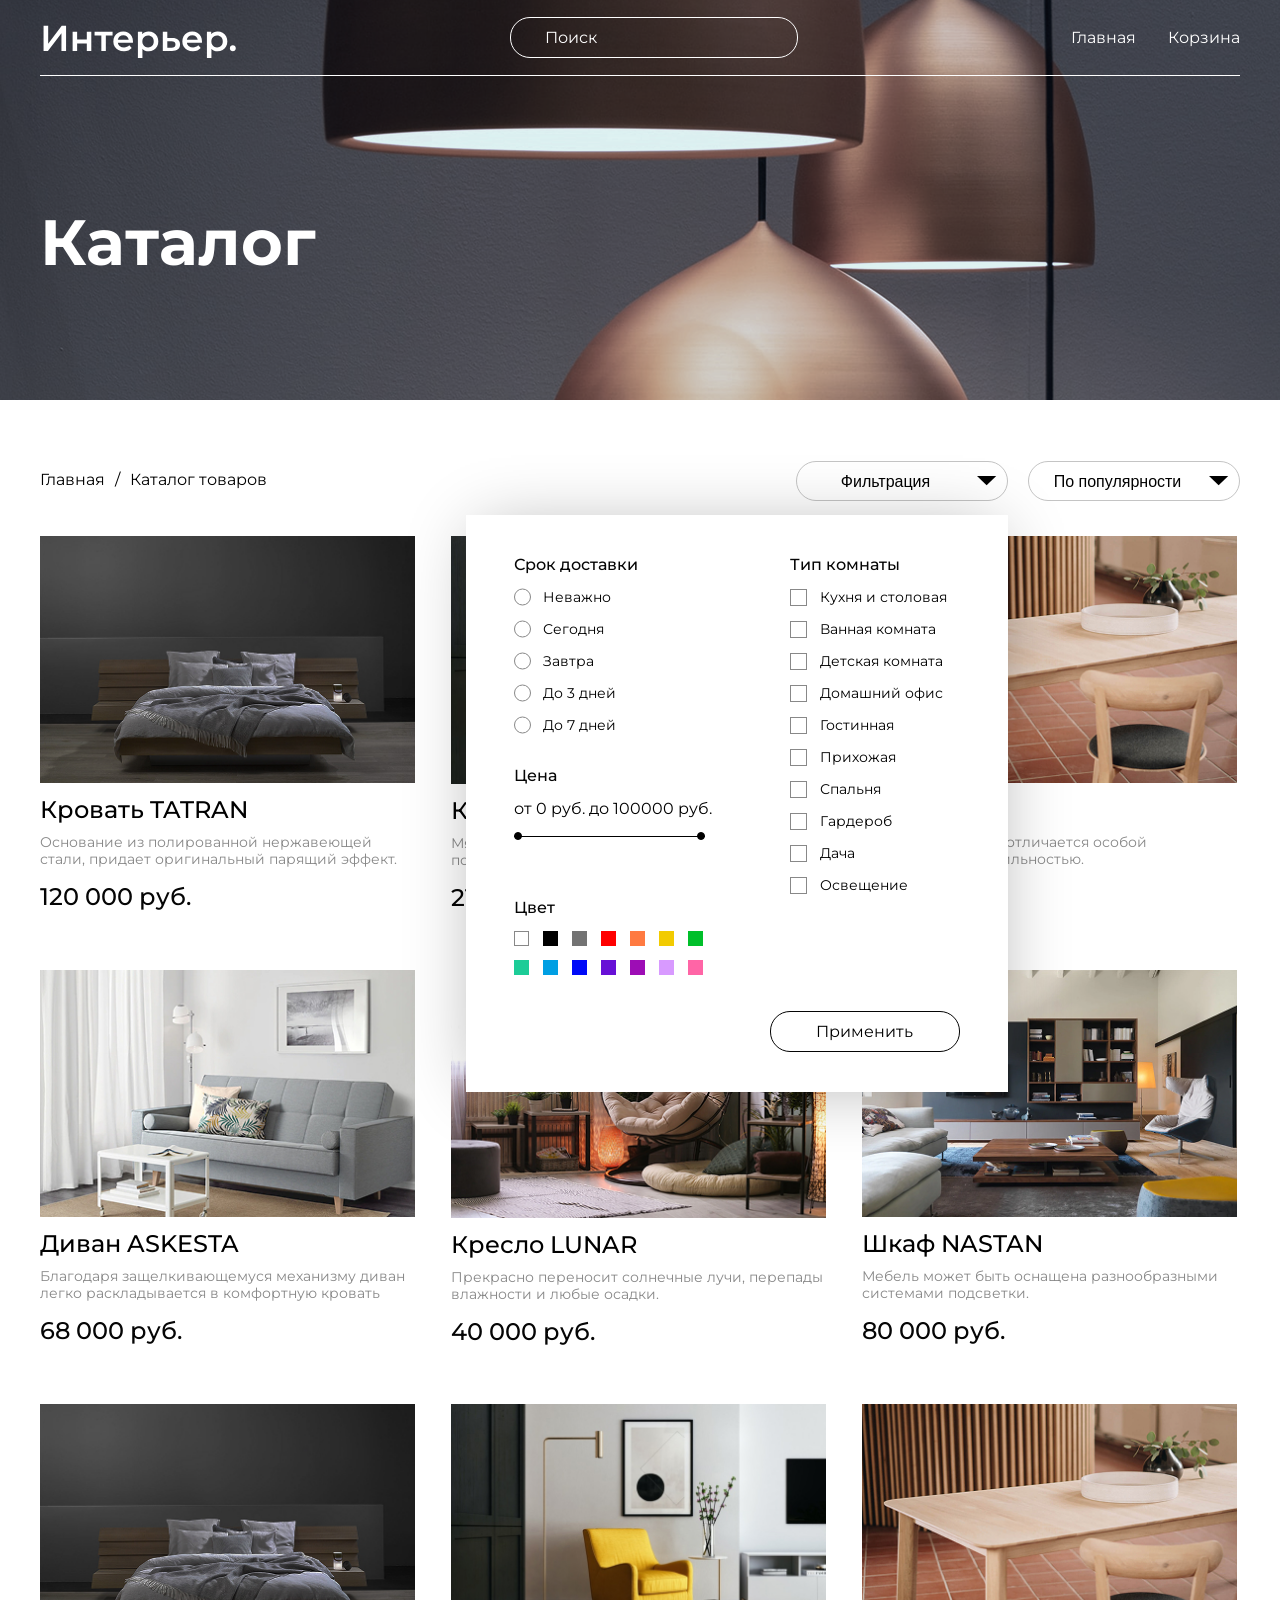
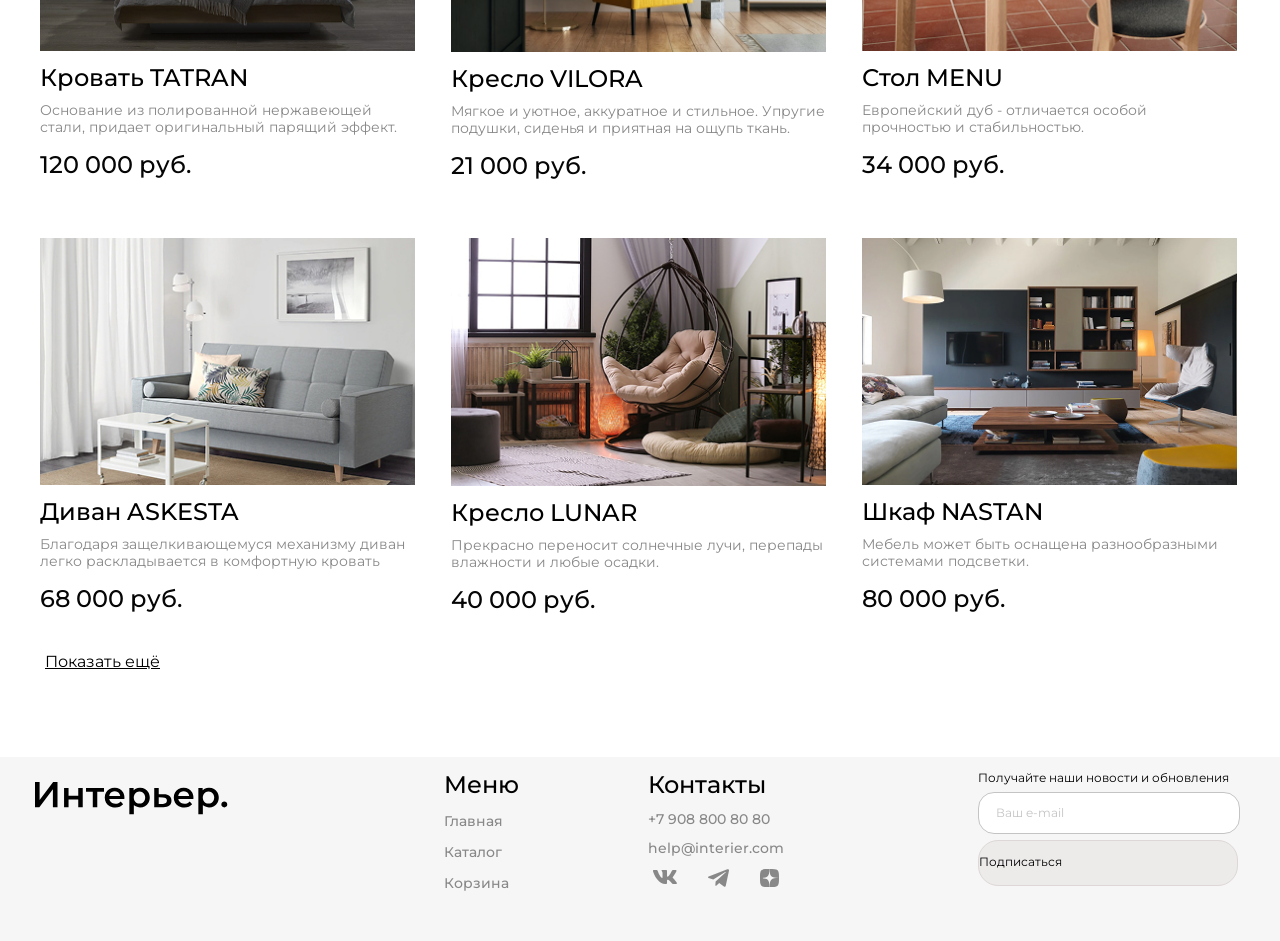
<file: catalog.html>
<!DOCTYPE html>
<html lang="ru">
<head>
    <meta charset="UTF-8">
    <meta name="viewport" content="width=device-width, initial-scale=1.0">

<link rel="preconnect" href="https://fonts.googleapis.com">
<link rel="preconnect" href="https://fonts.gstatic.com" crossorigin>
<link href="https://fonts.googleapis.com/css2?family=Montserrat:ital,wght@0,100..900;1,100..900&display=swap" rel="stylesheet">

    <link rel="stylesheet" href="style.css">
</head>
<body>
    <section class="catalog-page hero-catalog center">
    <header class="header">
   <a href="./index.html"><img src="img/logo.svg" alt="Логотип" class="logo-header"></a>
    <input type="text" class="inpt-search" placeholder="Поиск">
    <div class="header__link">
        <a class="link" href="./index.html">Главная</a>
        <a class="link" href="./cart.html">Корзина</a> 
    </div>
    <div class="menu-mob">
        <a href=""><svg width="19" height="19" viewBox="0 0 19 19" fill="none" xmlns="http://www.w3.org/2000/svg">
<g clip-path="url(#clip0_53373_429)">
<path d="M9.29907 1.11316C10.9342 1.06267 12.5273 1.63644 13.7542 2.71863C14.9811 3.80099 15.7498 5.31046 15.9036 6.93933C16.0545 8.53827 15.5992 10.133 14.634 11.4139L17.968 14.7469C18.0508 14.8297 18.1166 14.9279 18.1614 15.036C18.2062 15.1442 18.2297 15.2607 18.2297 15.3778C18.2297 15.4949 18.2062 15.6114 18.1614 15.7196C18.1165 15.8277 18.0508 15.9259 17.968 16.0087C17.8853 16.0914 17.7871 16.1572 17.679 16.202C17.5707 16.2469 17.4543 16.2694 17.3372 16.2694C17.22 16.2694 17.1036 16.2469 16.9954 16.202C16.8873 16.1572 16.789 16.0914 16.7063 16.0087L13.3733 12.6747C12.0925 13.6424 10.4962 14.0991 8.89575 13.9491C7.26568 13.7962 5.75519 13.0275 4.67212 11.7997C3.58905 10.5718 3.01496 8.97713 3.06665 7.3407C3.11846 5.7041 3.79274 4.14806 4.95142 2.99109C6.10904 1.83516 7.66391 1.16376 9.29907 1.11316ZM9.50903 2.91882C8.28235 2.92382 7.10691 3.41275 6.2395 4.28015C5.37213 5.14755 4.88317 6.32302 4.87817 7.54968C4.87324 8.77628 5.35288 9.95557 6.21313 10.83C6.64353 11.2674 7.15644 11.6151 7.72192 11.8534C8.28759 12.0918 8.89521 12.2161 9.50903 12.2186C10.1227 12.2211 10.7307 12.1017 11.2981 11.868C11.8657 11.6343 12.3816 11.2903 12.8157 10.8563C13.2497 10.4223 13.5936 9.90633 13.8274 9.33875C14.061 8.77131 14.1804 8.16333 14.178 7.54968C14.1755 6.93585 14.0511 6.32824 13.8127 5.76257C13.5744 5.19707 13.2267 4.68419 12.7893 4.25378C11.9149 3.3935 10.7357 2.91387 9.50903 2.91882Z" fill="white" stroke="white" stroke-width="0.2"/>
</g>
<defs>
<clipPath id="clip0_53373_429">
<rect width="19" height="19" fill="white"/>
</clipPath>
</defs>
</svg>
</svg>
</a>
        <a href="./catalog.html"><svg width="20" height="20" viewBox="0 0 20 20" fill="none" xmlns="http://www.w3.org/2000/svg">
<rect width="4.57143" height="4.57143" fill="white"/>
<rect y="7.31427" width="4.57143" height="4.57143" fill="white"/>
<rect y="14.6285" width="4.57143" height="4.57143" fill="white"/>
<rect x="7.31348" y="7.31427" width="4.57143" height="4.57143" fill="white"/>
<rect x="7.31348" y="14.6285" width="4.57143" height="4.57143" fill="white"/>
<rect x="7.31348" width="4.57143" height="4.57143" fill="white"/>
<rect x="14.6279" y="7.31427" width="4.57143" height="4.57143" fill="white"/>
<rect x="14.6279" y="14.6285" width="4.57143" height="4.57143" fill="white"/>
<rect x="14.6279" width="4.57143" height="4.57143" fill="white"/>
</svg>
</a>
        <a href="./cart.html"><svg width="25" height="25" viewBox="0 0 25 25" fill="none" xmlns="http://www.w3.org/2000/svg">
<path d="M14.5834 20.8333C15.1359 20.8333 15.6658 20.6138 16.0566 20.2231C16.4473 19.8324 16.6667 19.3025 16.6667 18.75C16.6667 18.1975 16.4473 17.6676 16.0566 17.2768C15.6658 16.8861 15.1359 16.6667 14.5834 16.6667C14.0309 16.6667 13.501 16.8861 13.1103 17.2768C12.7196 17.6676 12.5001 18.1975 12.5001 18.75C12.5001 19.3025 12.7196 19.8324 13.1103 20.2231C13.501 20.6138 14.0309 20.8333 14.5834 20.8333ZM7.29174 20.8333C7.84428 20.8333 8.37418 20.6138 8.76488 20.2231C9.15558 19.8324 9.37508 19.3025 9.37508 18.75C9.37508 18.1975 9.15558 17.6676 8.76488 17.2768C8.37418 16.8861 7.84428 16.6667 7.29174 16.6667C6.73921 16.6667 6.20931 16.8861 5.81861 17.2768C5.4279 17.6676 5.20841 18.1975 5.20841 18.75C5.20841 19.3025 5.4279 19.8324 5.81861 20.2231C6.20931 20.6138 6.73921 20.8333 7.29174 20.8333ZM20.873 6.16978C21.133 6.16139 21.3796 6.0522 21.5606 5.86528C21.7416 5.67837 21.8428 5.42839 21.8428 5.16822C21.8428 4.90804 21.7416 4.65807 21.5606 4.47115C21.3796 4.28424 21.133 4.17504 20.873 4.16666H19.674C18.7345 4.16666 17.922 4.81874 17.7178 5.73541L16.4126 11.6125C16.2084 12.5292 15.3959 13.1812 14.4563 13.1812H6.63133L5.12924 7.17082H14.8636C15.1212 7.15907 15.3644 7.04847 15.5425 6.86202C15.7206 6.67558 15.82 6.42764 15.82 6.16978C15.82 5.91192 15.7206 5.66398 15.5425 5.47754C15.3644 5.2911 15.1212 5.18049 14.8636 5.16874H5.12924C4.82473 5.16865 4.5242 5.23799 4.25051 5.37148C3.97682 5.50498 3.73716 5.69912 3.54976 5.93914C3.36236 6.17916 3.23215 6.45875 3.16903 6.75665C3.10591 7.05455 3.11154 7.36292 3.1855 7.65832L4.68758 13.6667C4.79586 14.1002 5.046 14.4851 5.39821 14.7601C5.75042 15.0351 6.18447 15.1844 6.63133 15.1844H14.4563C15.368 15.1845 16.2524 14.8737 16.9636 14.3032C17.6748 13.7328 18.1701 12.9368 18.3678 12.0469L19.674 6.16978H20.873Z" fill="white"/>
</svg>
</a>
    </div>
   </header> 
   <div class="hero-catalog__content">
    <h1 class="hero-catalog__heading">Каталог</h1>
    </div>
   </section>
<section class="catalog center">
    <article class="catalog__grid">
    <div class="catalog__nav catalog-1">
        <a href="./index.html" class="catalog__nav--link">Главная</a>
        <p>/</p>
        <a href="./catalog.html"  class="catalog__nav--link">Каталог товаров</a>
    </div>
    <div class="catalog__actions">
        <div class="filter">
            <select class="select-css catalog__nav--1">
                <option value="filtr" class="catalog__nav--black catalog__nav--select">Фильтрация</option>
            </select>
            <div class="catalog__nav catalog-2">
        <form class="container" action="/search" method="GET">
        <div class="container__wrapper">
            <div class="container__1">
            <fieldset class="container__box">
                <legend class="container__name">Срок доставки</legend>
                <div  class="radio">
                    <input class="radio__iput" type="radio" id="no matter" name="delivery">
                    <label class="radio__label" for="no matter">Неважно</label>
                </div>
                <div class="radio">
                    <input class="radio__iput" type="radio" id="today" name="delivery">
                    <label class="radio__label" for="today">Сегодня</label>
                </div>
                <div class="radio">
                    <input class="radio__iput" type="radio" id="tomorrow" name="delivery">
                    <label class="radio__label" for="tomorrow">Завтра</label>
                </div>
                <div class="radio">
                    <input class="radio__iput" type="radio" id="3 days" name="delivery">
                    <label class="radio__label" for="3 days">До 3 дней</label>
                </div>
                <div class="radio">
                    <input class="radio__iput" type="radio" id="7 days" name="delivery">
                    <label class="radio__label" for="7 days">До 7 дней</label>
                </div>
            </fieldset>
            <fieldset class="container__box">
                <legend class="container__name">Цена</legend>
                <div class="range">
                    <label class="range__label" for="price-range">от 0 руб. до 100000 руб.</label>
                    <div class="range__slider">
                        <input class="range__input range__input-min" name="ramge-1" type="range" min = "0" max="100000" value="1" step="1">
                        <input class="range__input range__input-max" name="ramge-1" type="range" min = "1" max="100000" value="100000" step="1">
                    </div>
                </div>
            </fieldset>
            <fieldset class="container__box">
                <legend class="container__name">Цвет</legend>
                <div class="color-options">
                    <div class="checkbox color-options__checkbox">
                        <input class="checkbox__input" type="checkbox" id="color-white" />
                        <label class="checkbox__label checkbox__label-white" for="color-white"></label>
                    </div>
                    <div class="checkbox color-options__checkbox">
                        <input class="checkbox__input" type="checkbox" id="color-black" />
                        <label class="checkbox__label checkbox__label-black" for="color-black"></label>
                    </div>
                    <div class="checkbox color-options__checkbox">
                        <input class="checkbox__input" type="checkbox" id="color-gray" />
                        <label class="checkbox__label checkbox__label-gray" for="color-gray"></label>
                    </div>
                    <div class="checkbox color-options__checkbox">
                        <input class="checkbox__input" type="checkbox" id="color-red" />
                        <label class="checkbox__label checkbox__label-red" for="color-red"></label>
                    </div>
                    <div class="checkbox color-options__checkbox">
                        <input class="checkbox__input" type="checkbox" id="color-orange" />
                        <label class="checkbox__label checkbox__label-orange" for="color-orange"></label>
                    </div>
                    <div class="checkbox color-options__checkbox">
                        <input class="checkbox__input" type="checkbox" id="color-yellow" />
                        <label class="checkbox__label checkbox__label-yellow" for="color-yellow"></label>
                    </div>
                    <div class="checkbox color-options__checkbox">
                        <input class="checkbox__input" type="checkbox" id="color-green" />
                        <label class="checkbox__label checkbox__label-green" for="color-green"></label>
                    </div>
                    <div class="checkbox color-options__checkbox">
                        <input class="checkbox__input" type="checkbox" id="color-turquoise" />
                        <label class="checkbox__label checkbox__label-turquoise" for="color-turquoise"></label>
                    </div>
                    <div class="checkbox color-options__checkbox">
                        <input class="checkbox__input" type="checkbox" id="color-blue" />
                        <label class="checkbox__label checkbox__label-blue" for="color-blue"></label>
                    </div>
                    <div class="checkbox color-options__checkbox">
                        <input class="checkbox__input" type="checkbox" id="color-darkblue" />
                        <label class="checkbox__label checkbox__label-darkblue" for="color-darkblue"></label>
                    </div>
                    <div class="checkbox color-options__checkbox">
                        <input class="checkbox__input" type="checkbox" id="color-violet" />
                        <label class="checkbox__label checkbox__label-violet" for="color-violet"></label>
                    </div>
                    <div class="checkbox color-options__checkbox">
                        <input class="checkbox__input" type="checkbox" id="color-darkpink" />
                        <label class="checkbox__label checkbox__label-darkpink" for="color-darkpink"></label>
                    </div>
                    <div class="checkbox color-options__checkbox">
                        <input class="checkbox__input" type="checkbox" id="color-lilac" />
                        <label class="checkbox__label checkbox__label-lilac" for="color-lilac"></label>
                    </div>
                    <div class="checkbox color-options__checkbox">
                        <input class="checkbox__input" type="checkbox" id="color-pink" />
                        <label class="checkbox__label checkbox__label-pink" for="color-pink"></label>
                    </div>
                </div>    
            </fieldset>
            </div>
            <fieldset class="container__box">
                <legend class="container__name">Тип комнаты</legend>
                <div class="checkbox">
                    <input class="checkbox__input-1" type="checkbox" id="kitchen" name="roomType" value="kitchen"/>
                    <label class="checkbox__label-1" for="kitchen">Кухня и столовая</label>
                </div>
                <div class="checkbox">
                    <input class="checkbox__input-1" type="checkbox" id="bathroom" name="roomType" value="bathroom"/>
                    <label class="checkbox__label-1" for="bathroom">Ванная комната</label>
                </div>
                <div class="checkbox">
                    <input class="checkbox__input-1" type="checkbox" id="kids" name="roomType" value="kids"/>
                    <label class="checkbox__label-1" for="kids">Детская комната</label>
                </div>
                <div class="checkbox">
                    <input class="checkbox__input-1" type="checkbox" id="home office" name="roomType" value="home office"/>
                    <label class="checkbox__label-1" for="home office">Домашний офис</label>
                </div>
                <div class="checkbox">
                    <input class="checkbox__input-1" type="checkbox" id="living room" name="roomType" value="living room"/>
                    <label class="checkbox__label-1" for="living room">Гостинная</label>
                </div>
                <div class="checkbox">
                    <input class="checkbox__input-1" type="checkbox" id="hallway" name="roomType" value="hallway"/>
                    <label class="checkbox__label-1" for="hallway">Прихожая</label>
                </div>
                <div class="checkbox">
                    <input class="checkbox__input-1" type="checkbox" id="bedroom" name="roomType" value="bedroom"/>
                    <label class="checkbox__label-1" for="bedroom">Спальня</label>
                </div>
                <div class="checkbox">
                    <input class="checkbox__input-1" type="checkbox" id="wardrobe" name="roomType" value="wardrobe"/>
                    <label class="checkbox__label-1" for="wardrobe">Гардероб</label>
                </div>
                <div class="checkbox">
                    <input class="checkbox__input-1" type="checkbox" id="dacha" name="roomType" value="dacha"/>
                    <label class="checkbox__label-1" for="dacha">Дача</label>
                </div>
                <div class="checkbox">
                    <input class="checkbox__input-1" type="checkbox" id="lighting" name="roomType" value="lighting"/> 
                    <label class="checkbox__label-1" for="lighting">Освещение</label>
                </div>
            </fieldset>
        </div>
        <button type="submit" class="container__btn filter__btn-wrapper">Применить</button>
        </form>
            </div>
        </div>
        <select class="select-css">
            <option value="popularity"  class="catalog__nav--link catalog__nav--select">По популярности</option>
            <option value="new"  class="catalog__nav--select catalog__nav--link">Сначала новые</option>
            <option value="old"  class="catalog__nav--select catalog__nav--link">Сначала старые</option>
        </select>
    </div>
    </article>
</section>
    <section class="content center">
    <div class="content__flex">
    <article class="content__tovar">
    <div class="image-container">    
    <img src="img/TATRAN_CTLG.jpg" alt="Кровать" class="content__img">
        <div class="content__img-0">
            <img class="content__img-1" src="img/cart_img.svg" alt="корзина">
            <img class="content__img-1" src="img/coolicon.svg" alt="сердце">
        </div>
    <a href="#" class="content__name">Кровать TATRAN</a>
    <p class="content__desc">Основание из полированной нержавеющей стали, придает оригинальный парящий эффект.</p>
    <p class="content__prise">120 000 руб.</p>
    </div>    
    </article>
    <article class="content__tovar">
    <div class="image-container">
    <img src="img/product1.jpg" alt="Удобное кресло" class="content__img">
        <div class="content__img-0">
            <img class="content__img-1" src="img/cart_img.svg" alt="корзина">
            <img class="content__img-1" src="img/coolicon.svg" alt="сердце">
        </div>
    <a href="#" class="content__name">Кресло VILORA</a>
    <p class="content__desc">Мягкое и уютное, аккуратное и стильное. Упругие подушки, сиденья и приятная на ощупь ткань.</p>
    <p class="content__prise">21 000 руб.</p>
    </div>
    </article>
    <article class="content__tovar">
    <div class="image-container">
    <img src="img/MENU_CTLG.jpg" alt="Стол" class="content__img">
        <div class="content__img-0">
            <img class="content__img-1" src="img/cart_img.svg" alt="корзина">
            <img class="content__img-1" src="img/coolicon.svg" alt="сердце">
        </div>
    <a href="#" class="content__name">Стол MENU</a>
    <p class="content__desc">Европейский дуб - отличается особой прочностью и стабильностью.</p>
    <p class="content__prise">34 000 руб.</p>
    </div>
    </article>
<div class="content__tovar-index">
    <article class="content__tovar">
    <div class="image-container">    
    <img src="img/ASCESTA_CTLG.jpg" alt="УдобнЫЙ Диван" class="content__img">
        <div class="content__img-0">
            <img class="content__img-1" src="img/cart_img.svg" alt="корзина">
            <img class="content__img-1" src="img/coolicon.svg" alt="сердце">
        </div>
    <a href="#" class="content__name">Диван ASKESTA</a>
    <p class="content__desc">Благодаря защелкивающемуся механизму диван легко раскладывается в комфортную кровать</p>
    <p class="content__prise">68 000 руб.</p>
    </div>
    </article>
    <article class="content__tovar">
    <div class="image-container">    
    <img src="img/LUNAR_CTLG.jpg" alt="Кресло" class="content__img">
        <div class="content__img-0">
            <img class="content__img-1" src="img/cart_img.svg" alt="корзина">
            <img class="content__img-1" src="img/coolicon.svg" alt="сердце">
        </div>
    <a href="#" class="content__name">Кресло LUNAR</a>
    <p class="content__desc">Прекрасно переносит солнечные лучи, перепады влажности и любые осадки.</p>
    <p class="content__prise">40 000 руб.</p>
    </div>
    </article>
    <article class="content__tovar">
    <div class="image-container">    
    <img src="img/NASTAN_CTLG.jpg" alt="Шкаф" class="content__img">
        <div class="content__img-0">
            <img class="content__img-1" src="img/cart_img.svg" alt="корзина">
            <img class="content__img-1" src="img/coolicon.svg" alt="сердце">
        </div>
    <a href="#" class="content__name">Шкаф NASTAN</a>
    <p class="content__desc">Мебель может быть оснащена разнообразными системами подсветки.</p>
    <p class="content__prise">80 000 руб.</p>
    </div>   
    </article>
</div>
<div class="content__tovar-index">
    <article class="content__tovar">
    <div class="image-container">    
    <img src="img/TATRAN_CTLG.jpg" alt="Кровать" class="content__img">
        <div class="content__img-0">
            <img class="content__img-1" src="img/cart_img.svg" alt="корзина">
            <img class="content__img-1" src="img/coolicon.svg" alt="сердце">
        </div>
    <a href="#" class="content__name">Кровать TATRAN</a>
    <p class="content__desc">Основание из полированной нержавеющей стали, придает оригинальный парящий эффект.</p>
    <p class="content__prise">120 000 руб.</p>
    </div>
    </article>
    <article class="content__tovar">
    <div class="image-container">    
    <img src="img/product1.jpg" alt="Удобное кресло" class="content__img">
        <div class="content__img-0">
            <img class="content__img-1" src="img/cart_img.svg" alt="корзина">
            <img class="content__img-1" src="img/coolicon.svg" alt="сердце">
        </div>    
    <a href="#" class="content__name">Кресло VILORA</a>
    <p class="content__desc">Мягкое и уютное, аккуратное и стильное. Упругие подушки, сиденья и приятная на ощупь ткань.</p>
    <p class="content__prise">21 000 руб.</p>
    </div>     
    </article>
    <article class="content__tovar">
    <div class="image-container">     
    <img src="img/MENU_CTLG.jpg" alt="Стол" class="content__img">
        <div class="content__img-0">
            <img class="content__img-1" src="img/cart_img.svg" alt="корзина">
            <img class="content__img-1" src="img/coolicon.svg" alt="сердце">
        </div>     
    <a href="#" class="content__name">Стол MENU</a>
    <p class="content__desc">Европейский дуб - отличается особой прочностью и стабильностью.</p>
    <p class="content__prise">34 000 руб.</p>
    </div>    
    </article>
</div>
<div class="content__tovar-index">
    <article class="content__tovar">
    <div class="image-container">    
    <img src="img/ASCESTA_CTLG.jpg" alt="УдобнЫЙ Диван" class="content__img">
        <div class="content__img-0">
            <img class="content__img-1" src="img/cart_img.svg" alt="корзина">
            <img class="content__img-1" src="img/coolicon.svg" alt="сердце">
        </div>    
    <a href="#" class="content__name">Диван ASKESTA</a>
    <p class="content__desc">Благодаря защелкивающемуся механизму диван легко раскладывается в комфортную кровать</p>
    <p class="content__prise">68 000 руб.</p>
    </div>      
    </article>
    <article class="content__tovar">
    <div class="image-container">    
    <img src="img/LUNAR_CTLG.jpg" alt="Кресло" class="content__img">
        <div class="content__img-0">
            <img class="content__img-1" src="img/cart_img.svg" alt="корзина">
            <img class="content__img-1" src="img/coolicon.svg" alt="сердце">
        </div>    
    <a href="#" class="content__name">Кресло LUNAR</a>
    <p class="content__desc">Прекрасно переносит солнечные лучи, перепады влажности и любые осадки.</p>
    <p class="content__prise">40 000 руб.</p>
    </div>        
    </article>
    <article class="content__tovar">
    <div class="image-container">    
    <img src="img/NASTAN_CTLG.jpg" alt="Шкаф" class="content__img">
        <div class="content__img-0">
            <img class="content__img-1" src="img/cart_img.svg" alt="корзина">
            <img class="content__img-1" src="img/coolicon.svg" alt="сердце">
        </div>    
    <a href="#" class="content__name">Шкаф NASTAN</a>
    <p class="content__desc">Мебель может быть оснащена разнообразными системами подсветки.</p>
    <p class="content__prise">80 000 руб.</p>
    </div>       
    </article>
</div>
    </div>
    <a  href="./catalog.html" class="content__link">Показать ещё</a>
   </section>
   <footer class="ftr center">
    <a href="./catalog.html" class="logo-ftr"><img src="img/Logo.footer.svg" alt="Логотип"></a>
<div class="ftr__info">
    <Nav class="ftr__item">
   <h4 class="menu">Mеню</h4>
    <ul class="ftr__link">
        <li><a class="ftr__link--grey ftr__item--link" href="./index.html">Главная</a></li>
        <li><a class="ftr__link--grey ftr__item--link" href="./catalog.html    ">Каталог</a></li>
        <li><a class="ftr__link--grey ftr__item--link" href="./cart.html">Корзина</a></li>
    </ul>
    </Nav>
    <div class="ftr__item">
   <h4 class="menu">Контакты</h4>
   <li class="ftr__link">
        <a class="ftr__link--grey ftr__item--link" href="tel:+7 908 800 80 80">+7 908 800 80 80</a>
        <a class="ftr__link--grey ftr__item--link" href="mailto:help@interier.com">help@interier.com</a>
    </li>
    <div class="ftr__icons">
    <a class="link link-1" href="#">
        <img src="img\vk.svg" alt="ВКонтакте">
    </a>
    <a class="link link-1" href="#">
        <img src="img\telegram.svg" alt="Телеграм">
    </a>
    <a class="link link-1" href="#">
        <img src="img\dzen.svg" alt="Дзен">
    </a></div>
</div>
    </div>
    <form>
    <div class="mail">
        <p class="mail__text">Получайте наши новости и обновления</p>
        <input class="mail__text mail__post" type="text" placeholder="Ваш e-mail"> 
        <button class="mail__text btn">Подписаться</button>
    </div>
    </form>
   </footer>
</body>
</html>
</file>
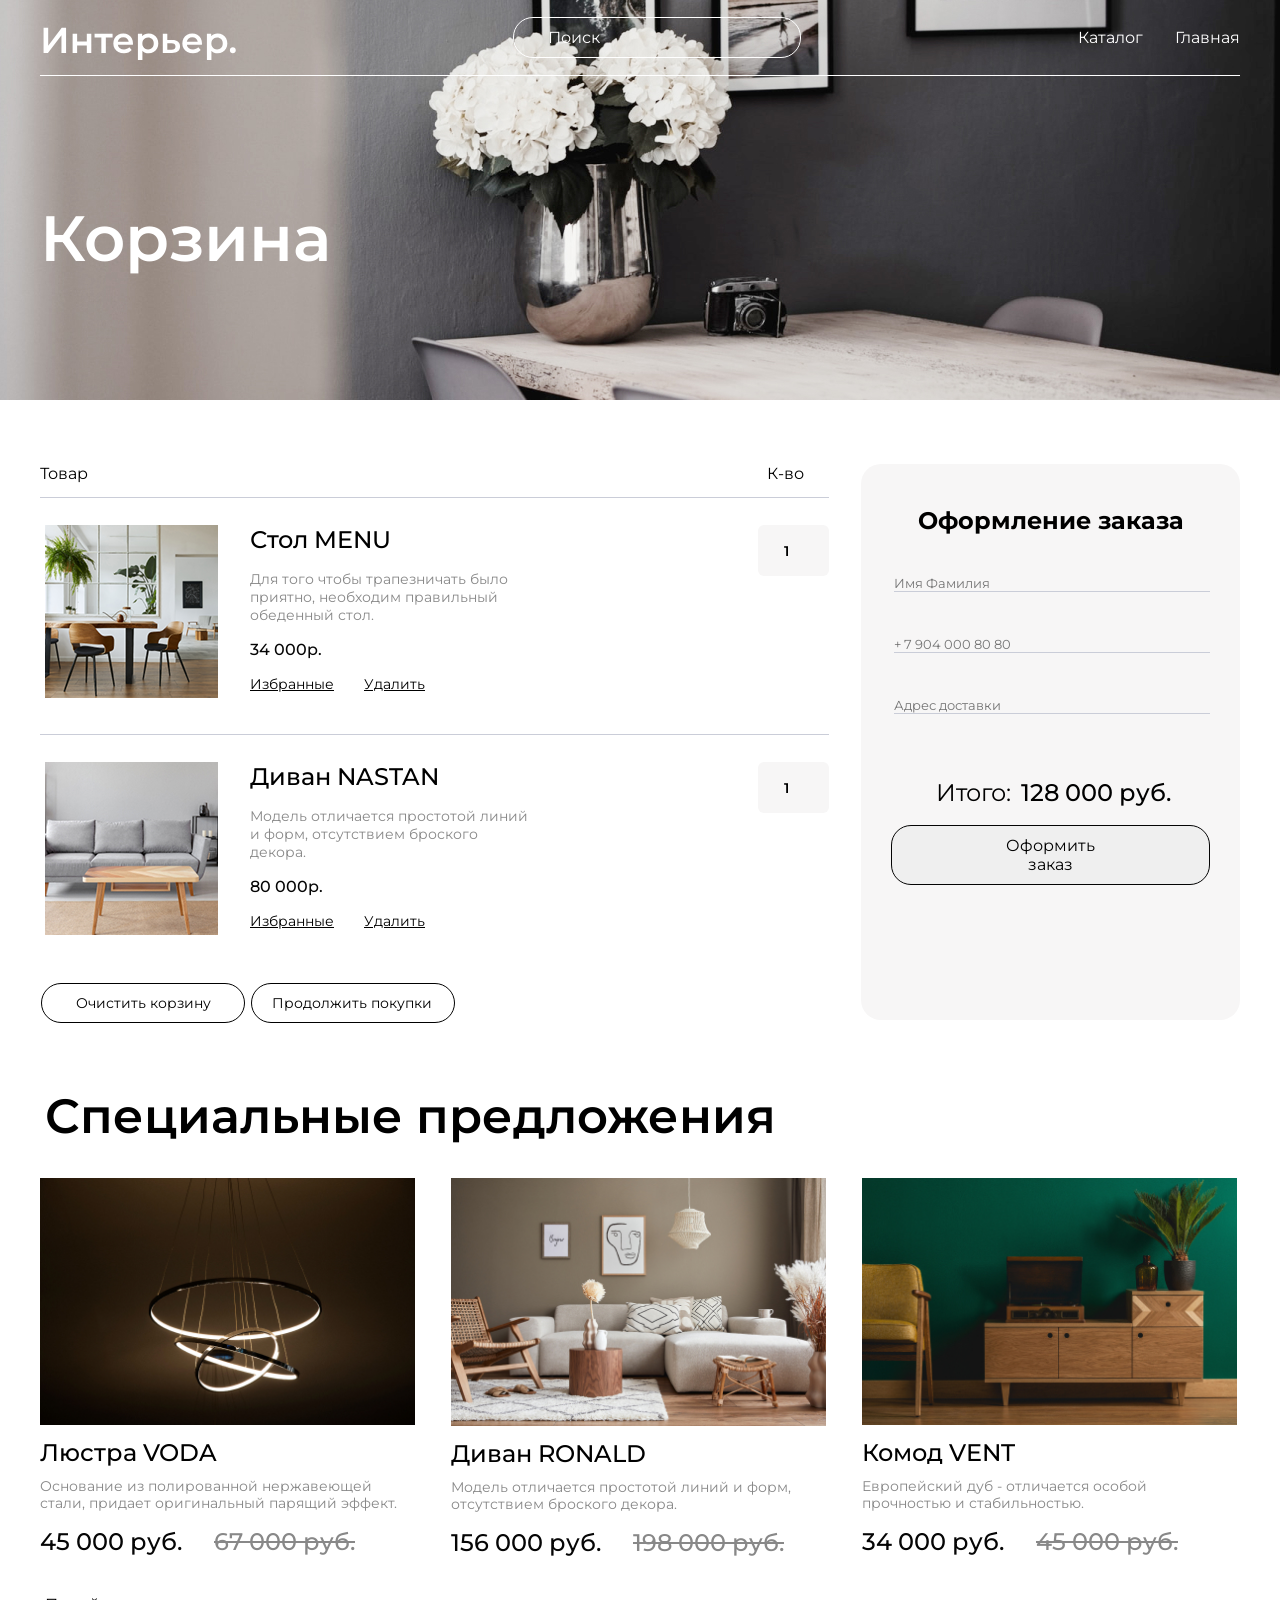
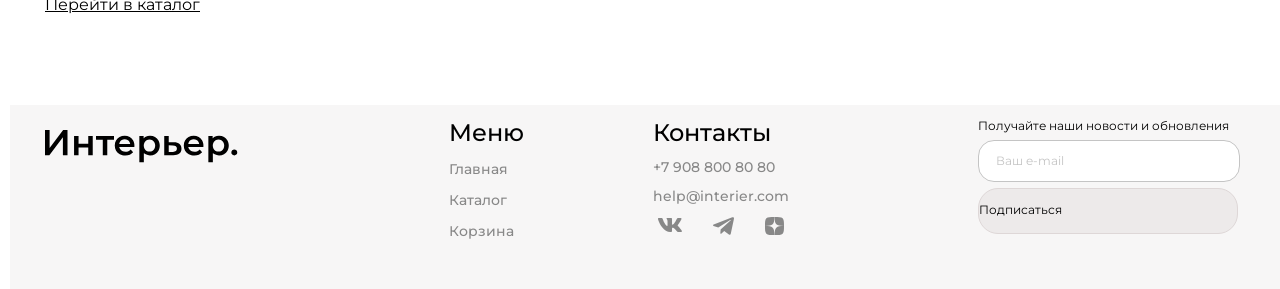
<file: site/cart.html>
<!DOCTYPE html>
<html lang="ru">
<head>
    <meta charset="UTF-8">
    <meta name="viewport" content="width=device-width, initial-scale=1.0">

<link rel="preconnect" href="https://fonts.googleapis.com">
<link rel="preconnect" href="https://fonts.gstatic.com" crossorigin>
<link href="https://fonts.googleapis.com/css2?family=Montserrat:ital,wght@0,100..900;1,100..900&display=swap" rel="stylesheet">

    <link rel="stylesheet" href="./style.css">
</head>
<body>
    <div class="top-cart center">
        <header class="header">
        <img src="img/logo.svg" alt="Логотип" class="logo-header"> 
        <input type="text" class="inpt-search" placeholder="Поиск">
        <div class="header__link">
            <a class="link" href="./catalog.html">Каталог</a>
            <a class="link" href="./index.html">Главная</a> 
        </div>
           <div class="menu-mob">
        <a href=""><svg width="19" height="19" viewBox="0 0 19 19" fill="none" xmlns="http://www.w3.org/2000/svg">
<g clip-path="url(#clip0_53373_429)">
<path d="M9.29907 1.11316C10.9342 1.06267 12.5273 1.63644 13.7542 2.71863C14.9811 3.80099 15.7498 5.31046 15.9036 6.93933C16.0545 8.53827 15.5992 10.133 14.634 11.4139L17.968 14.7469C18.0508 14.8297 18.1166 14.9279 18.1614 15.036C18.2062 15.1442 18.2297 15.2607 18.2297 15.3778C18.2297 15.4949 18.2062 15.6114 18.1614 15.7196C18.1165 15.8277 18.0508 15.9259 17.968 16.0087C17.8853 16.0914 17.7871 16.1572 17.679 16.202C17.5707 16.2469 17.4543 16.2694 17.3372 16.2694C17.22 16.2694 17.1036 16.2469 16.9954 16.202C16.8873 16.1572 16.789 16.0914 16.7063 16.0087L13.3733 12.6747C12.0925 13.6424 10.4962 14.0991 8.89575 13.9491C7.26568 13.7962 5.75519 13.0275 4.67212 11.7997C3.58905 10.5718 3.01496 8.97713 3.06665 7.3407C3.11846 5.7041 3.79274 4.14806 4.95142 2.99109C6.10904 1.83516 7.66391 1.16376 9.29907 1.11316ZM9.50903 2.91882C8.28235 2.92382 7.10691 3.41275 6.2395 4.28015C5.37213 5.14755 4.88317 6.32302 4.87817 7.54968C4.87324 8.77628 5.35288 9.95557 6.21313 10.83C6.64353 11.2674 7.15644 11.6151 7.72192 11.8534C8.28759 12.0918 8.89521 12.2161 9.50903 12.2186C10.1227 12.2211 10.7307 12.1017 11.2981 11.868C11.8657 11.6343 12.3816 11.2903 12.8157 10.8563C13.2497 10.4223 13.5936 9.90633 13.8274 9.33875C14.061 8.77131 14.1804 8.16333 14.178 7.54968C14.1755 6.93585 14.0511 6.32824 13.8127 5.76257C13.5744 5.19707 13.2267 4.68419 12.7893 4.25378C11.9149 3.3935 10.7357 2.91387 9.50903 2.91882Z" fill="white" stroke="white" stroke-width="0.2"/>
</g>
<defs>
<clipPath id="clip0_53373_429">
<rect width="19" height="19" fill="white"/>
</clipPath>
</defs>
</svg>
</svg>
</a>
        <a href="./catalog.html"><svg width="20" height="20" viewBox="0 0 20 20" fill="none" xmlns="http://www.w3.org/2000/svg">
<rect width="4.57143" height="4.57143" fill="white"/>
<rect y="7.31427" width="4.57143" height="4.57143" fill="white"/>
<rect y="14.6285" width="4.57143" height="4.57143" fill="white"/>
<rect x="7.31348" y="7.31427" width="4.57143" height="4.57143" fill="white"/>
<rect x="7.31348" y="14.6285" width="4.57143" height="4.57143" fill="white"/>
<rect x="7.31348" width="4.57143" height="4.57143" fill="white"/>
<rect x="14.6279" y="7.31427" width="4.57143" height="4.57143" fill="white"/>
<rect x="14.6279" y="14.6285" width="4.57143" height="4.57143" fill="white"/>
<rect x="14.6279" width="4.57143" height="4.57143" fill="white"/>
</svg>
</a>
        <a href="./cart.html"><svg width="25" height="25" viewBox="0 0 25 25" fill="none" xmlns="http://www.w3.org/2000/svg">
<path d="M14.5834 20.8333C15.1359 20.8333 15.6658 20.6138 16.0566 20.2231C16.4473 19.8324 16.6667 19.3025 16.6667 18.75C16.6667 18.1975 16.4473 17.6676 16.0566 17.2768C15.6658 16.8861 15.1359 16.6667 14.5834 16.6667C14.0309 16.6667 13.501 16.8861 13.1103 17.2768C12.7196 17.6676 12.5001 18.1975 12.5001 18.75C12.5001 19.3025 12.7196 19.8324 13.1103 20.2231C13.501 20.6138 14.0309 20.8333 14.5834 20.8333ZM7.29174 20.8333C7.84428 20.8333 8.37418 20.6138 8.76488 20.2231C9.15558 19.8324 9.37508 19.3025 9.37508 18.75C9.37508 18.1975 9.15558 17.6676 8.76488 17.2768C8.37418 16.8861 7.84428 16.6667 7.29174 16.6667C6.73921 16.6667 6.20931 16.8861 5.81861 17.2768C5.4279 17.6676 5.20841 18.1975 5.20841 18.75C5.20841 19.3025 5.4279 19.8324 5.81861 20.2231C6.20931 20.6138 6.73921 20.8333 7.29174 20.8333ZM20.873 6.16978C21.133 6.16139 21.3796 6.0522 21.5606 5.86528C21.7416 5.67837 21.8428 5.42839 21.8428 5.16822C21.8428 4.90804 21.7416 4.65807 21.5606 4.47115C21.3796 4.28424 21.133 4.17504 20.873 4.16666H19.674C18.7345 4.16666 17.922 4.81874 17.7178 5.73541L16.4126 11.6125C16.2084 12.5292 15.3959 13.1812 14.4563 13.1812H6.63133L5.12924 7.17082H14.8636C15.1212 7.15907 15.3644 7.04847 15.5425 6.86202C15.7206 6.67558 15.82 6.42764 15.82 6.16978C15.82 5.91192 15.7206 5.66398 15.5425 5.47754C15.3644 5.2911 15.1212 5.18049 14.8636 5.16874H5.12924C4.82473 5.16865 4.5242 5.23799 4.25051 5.37148C3.97682 5.50498 3.73716 5.69912 3.54976 5.93914C3.36236 6.17916 3.23215 6.45875 3.16903 6.75665C3.10591 7.05455 3.11154 7.36292 3.1855 7.65832L4.68758 13.6667C4.79586 14.1002 5.046 14.4851 5.39821 14.7601C5.75042 15.0351 6.18447 15.1844 6.63133 15.1844H14.4563C15.368 15.1845 16.2524 14.8737 16.9636 14.3032C17.6748 13.7328 18.1701 12.9368 18.3678 12.0469L19.674 6.16978H20.873Z" fill="white"/>
</svg>
</a>
    </div>
        </header>
        <h1 class="heading-cart">Корзина</h1>
    </div>
    <div class="cart center">
        <div class="cart__content">
            <div class="cart__name-box">
                <p class="cart__name-box-1">Товар</p>
                <p class="cart__name-box-1">К-во</p>
            </div>
            <article class="cart__item">
                <div class="cart__left">
                    <img class="cart__img" src="./img/cart-1.png" alt="Товар-1">
                    <div class="cart__info">
                    <h3 class="cart__name">Стол MENU</h3>
                    <p class="cart__desc">Для того чтобы трапезничать было приятно, необходим правильный обеденный стол.</p>
                    <p class="cart__price">34 000p.</p>
                        <div class="cart__link-box">
                        <a class="cart__link-box-1" href="#">Избранные</a>
                        <a class="cart__link-box-1" href="#">Удалить</a>
                        </div>
                    </div>
                </div>
                <input class="cart__input" type="number" value="1" min="1">
            </article>
            <article class="cart__item">
                <div class="cart__left">
                    <img class="cart__img" src="./img/cart-2.jpg" alt="Товар-2">
                    <div class="cart__info">
                    <h3 class="cart__name">Диван NASTAN</h3>
                    <p class="cart__desc">Модель отличается простотой линий и форм, отсутствием броского декора.</p>
                    <p class="cart__price">80 000p.</p>
                        <div class="cart__link-box">
                        <a class="cart__link-box-1" href="#">Избранные</a>
                        <a class="cart__link-box-1" href="#">Удалить</a>
                        </div>
                    </div>
                </div>
                <input class="cart__input" type="number" value="1" min="1">
            </article>
            <!--<article class="cart__item">
                <div class="cart__left">
                    <img class="cart__img" src="./img/cart-3.jpg" alt="Товар-3">
                    <div class="cart__info">
                    <h3 class="cart__name">Стол MENU</h3>
                    <p class="cart__desc">Европейский дуб - отличается особой прочностью и стабильностью.</p>
                    <p class="cart__price">34 000p.</p>
                        <div class="cart__link-box">
                        <a class="cart__link-box-1" href="#">Избранные</a>
                        <a class="cart__link-box-1" href="#">Удалить</a>
                        </div>
                    </div>
                </div>
                <input class="cart__input" type="number" value="1" min="1">
            </article>-->
            <div class="cart__btns">
                <a class="cart__btns-1 cart__btns-2" href="#">Очистить корзину</a>
                <a class="cart__btns-1 cart__btns-3" href="./catalog.html">Продолжить покупки</a>
            </div>
        </div>
        <div class="cart__form">
            <h3 class="cart__form-title">Оформление заказа</h3>
            <div class="cart__form-inputs">
                <input class="cart__form-inputs-1" type="text" placeholder="Имя Фамилия">
                <input class="cart__form-inputs-1 cart__form-inputs-2" type="number" placeholder="+ 7 904 000 80 80">
                <input class="cart__form-inputs-1" type="text" placeholder="Адрес доставки">
            </div>
                <div class="cart__form-ftr">
                    <div class="cart__form-total">
                        <p class="cart__form-total-1">Итого:</p>
                        <p class="cart__form-total-2">128 000 руб.</p>    
                    </div>
                    <button class="cart__form-submit">Оформить заказ</button>
                </div>
        </div>    
    </div>
<div class="content__tovar-group">
   <section class="content center">
    <h2 class="content__product">Специальные предложения</h2>
    <div class="content__flex">
    <article class="content__tovar">
        <img src="img/VODA.jpg" alt="Люстра" class="content__img">
        <a href="#" class="content__name">Люстра VODA</a>
        <p class="content__desc">Основание из полированной нержавеющей стали, придает оригинальный парящий эффект.</p>
    <div class="content__prise-box">
        <span class="content__prise">45 000 руб.</span>
        <span class="content__prise content__prise_sale">67 000 руб.</span>
    </div>
    </article>
    <article class="content__tovar">
        <img src="img/RONALD.jpg" alt="дИВАН" class="content__img">
        <a href="#" class="content__name">Диван RONALD</a>
        <p class="content__desc">Модель отличается простотой линий и форм, отсутствием броского декора.</p>
    <div class="content__prise-box">
        <span class="content__prise">156 000 руб.</span>
        <span class="content__prise content__prise_sale">198 000 руб.</span>
    </div>
    </article>
    <article class="content__tovar">
        <img src="img/VENT.jpg" alt="Комод" class="content__img">
        <a href="#" class="content__name">Комод VENT</a>
        <p class="content__desc">Европейский дуб - отличается особой прочностью и стабильностью.</p>
    <div class="content__prise-box">
        <span class="content__prise">34 000 руб.</span>
        <span class="content__prise content__prise_sale">45 000 руб.</span>
    </div>
    </article>
    </div>
    <a  href="./catalog.html" class="content__link">Перейти в каталог</a>
   </section>
</div>
  <footer class="ftr center">
    <a href="./catalog.html" class="logo-ftr"><img src="img/Logo.footer.svg" alt="Логотип"></a>
<div class="ftr__info">
    <Nav class="ftr__item">
   <h4 class="menu">Mеню</h4>
    <ul class="ftr__link">
        <li><a class="ftr__link--grey ftr__item--link" href="./index.html">Главная</a></li>
        <li><a class="ftr__link--grey ftr__item--link" href="./catalog.html    ">Каталог</a></li>
        <li><a class="ftr__link--grey ftr__item--link" href="./cart.html">Корзина</a></li>
    </ul>
    </Nav>
    <div class="ftr__item">
   <h4 class="menu">Контакты</h4>
   <li class="ftr__link">
        <a class="ftr__link--grey ftr__item--link" href="tel:+7 908 800 80 80">+7 908 800 80 80</a>
        <a class="ftr__link--grey ftr__item--link" href="mailto:help@interier.com">help@interier.com</a>
    </li>
    <div class="ftr__icons">
    <a class="link link-1" href="#">
        <img src="img\vk.svg" alt="ВКонтакте">
    </a>
    <a class="link link-1" href="#">
        <img src="img\telegram.svg" alt="Телеграм">
    </a>
    <a class="link link-1" href="#">
        <img src="img\dzen.svg" alt="Дзен">
    </a></div>
</div>
    </div>
    <form>
    <div class="mail">
        <p class="mail__text">Получайте наши новости и обновления</p>
        <input class="mail__text mail__post" type="text" placeholder="Ваш e-mail"> 
        <button class="mail__text btn">Подписаться</button>
    </div>
    </form>
   </footer>
</body>
</html>
</file>
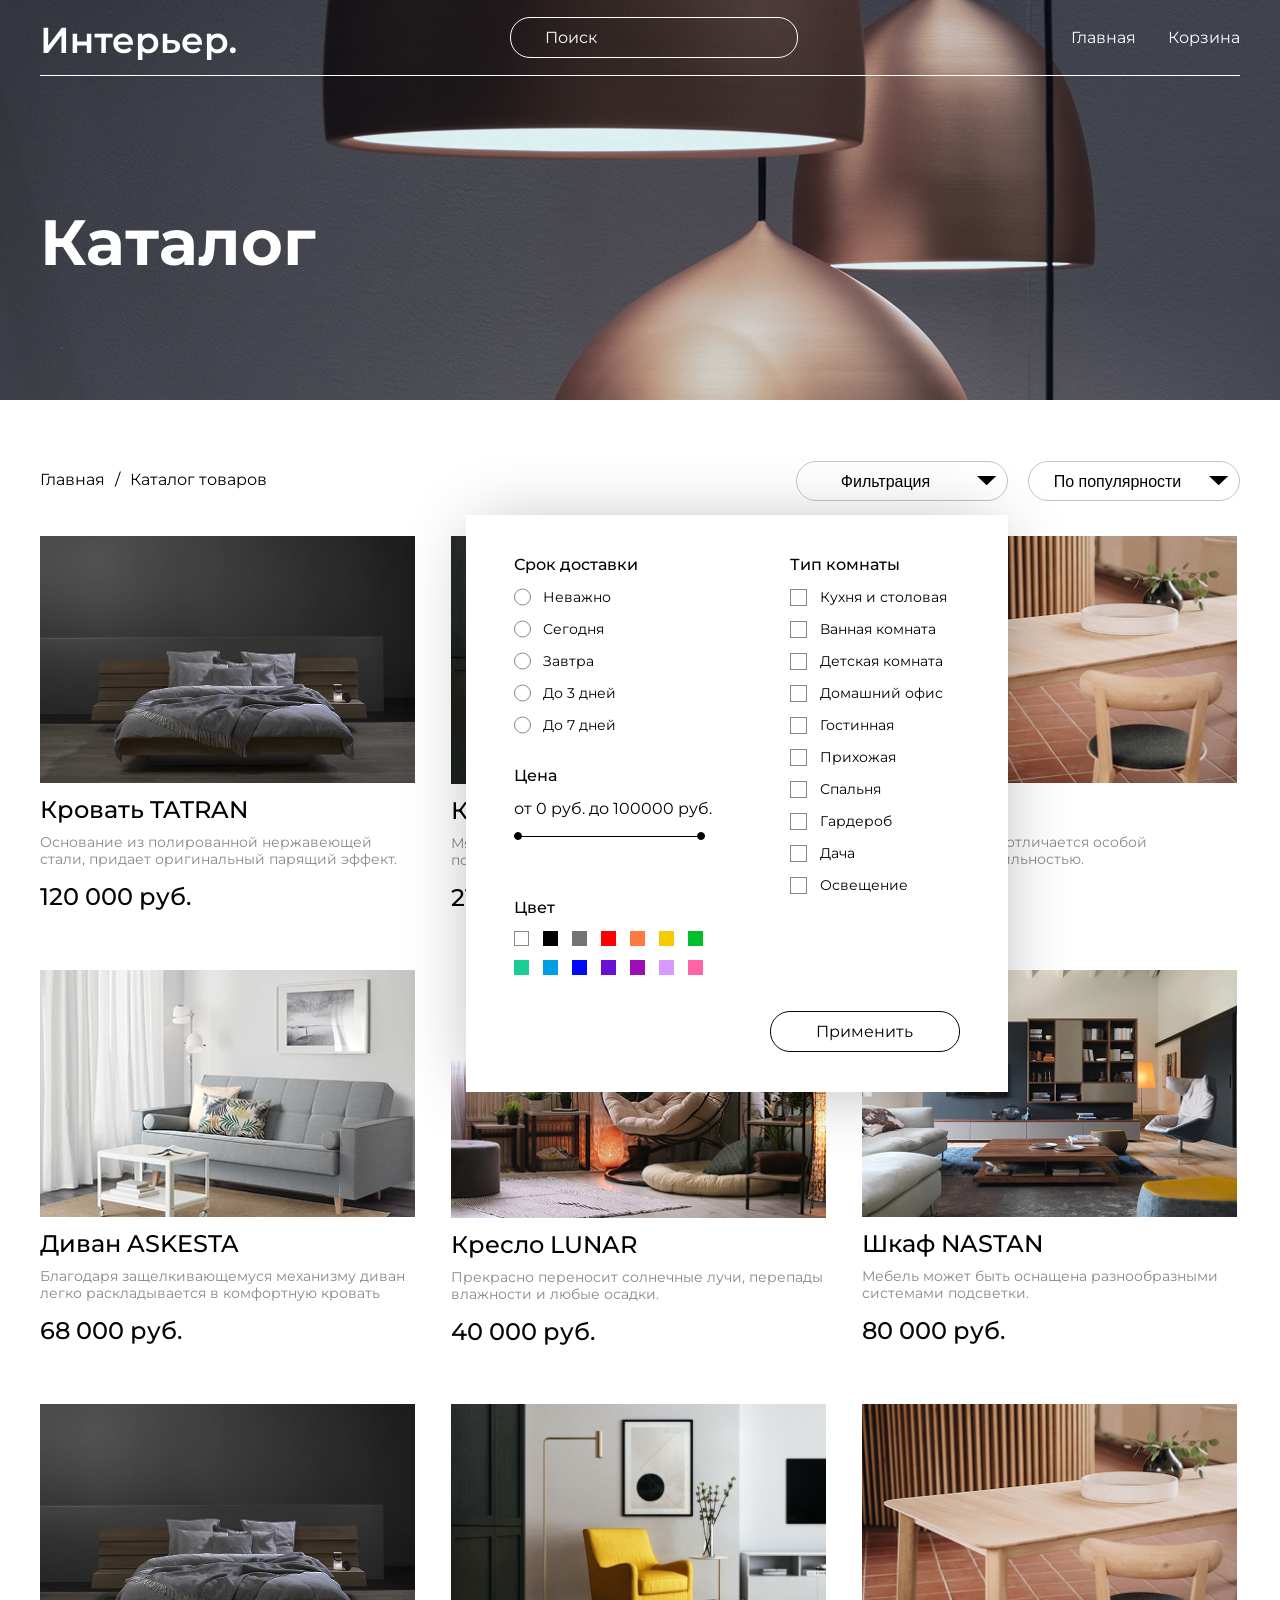
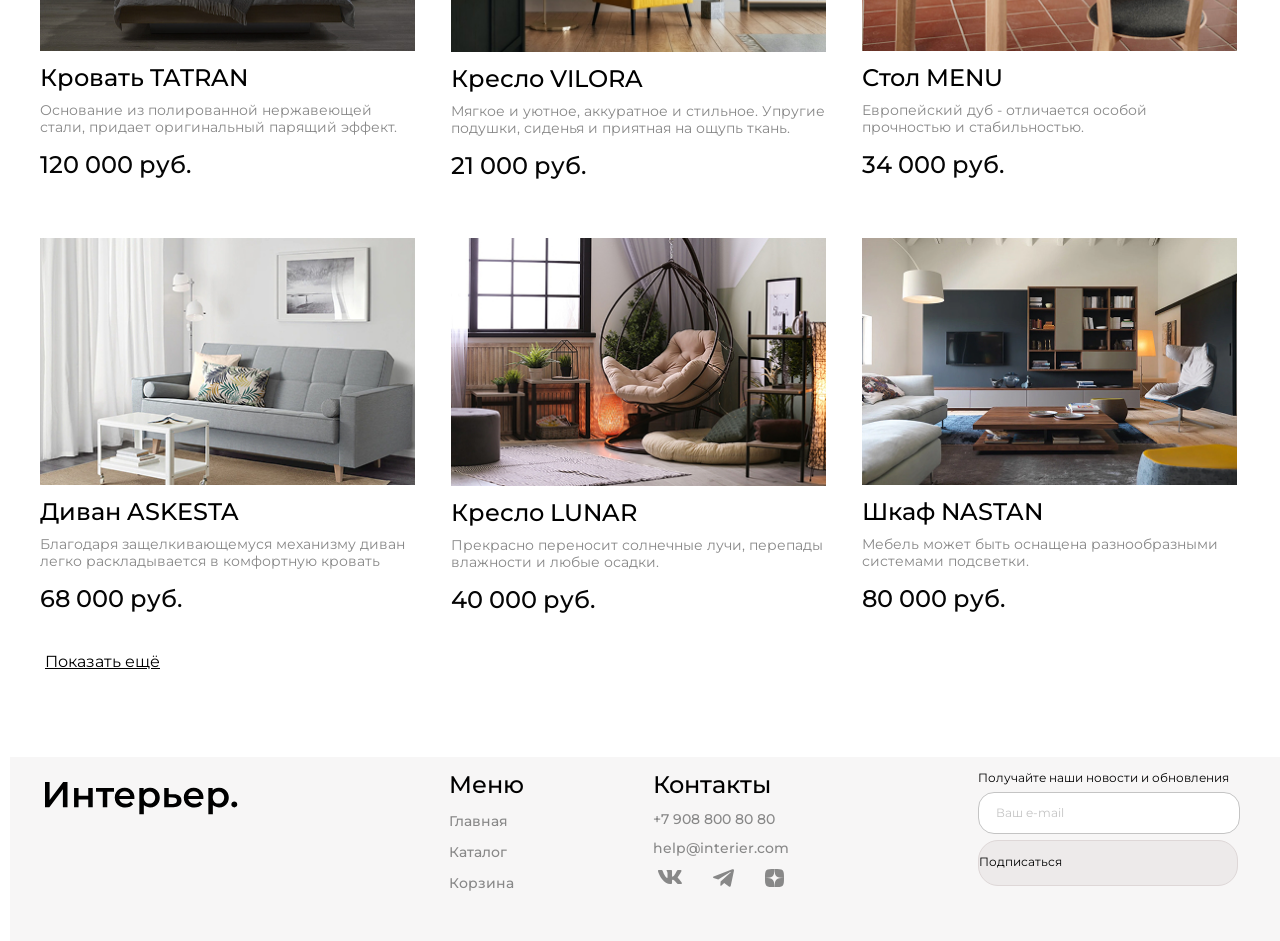
<file: site/catalog.html>
<!DOCTYPE html>
<html lang="ru">
<head>
    <meta charset="UTF-8">
    <meta name="viewport" content="width=device-width, initial-scale=1.0">

<link rel="preconnect" href="https://fonts.googleapis.com">
<link rel="preconnect" href="https://fonts.gstatic.com" crossorigin>
<link href="https://fonts.googleapis.com/css2?family=Montserrat:ital,wght@0,100..900;1,100..900&display=swap" rel="stylesheet">

    <link rel="stylesheet" href="style.css">
</head>
<body>
    <section class="catalog-page hero-catalog center">
    <header class="header">
   <img src="img/logo.svg" alt="Логотип" class="logo-header"> 
    <input type="text" class="inpt-search" placeholder="Поиск">
    <div class="header__link">
        <a class="link" href="./index.html">Главная</a>
        <a class="link" href="./cart.html">Корзина</a> 
    </div>
    <div class="menu-mob">
        <a href=""><svg width="19" height="19" viewBox="0 0 19 19" fill="none" xmlns="http://www.w3.org/2000/svg">
<g clip-path="url(#clip0_53373_429)">
<path d="M9.29907 1.11316C10.9342 1.06267 12.5273 1.63644 13.7542 2.71863C14.9811 3.80099 15.7498 5.31046 15.9036 6.93933C16.0545 8.53827 15.5992 10.133 14.634 11.4139L17.968 14.7469C18.0508 14.8297 18.1166 14.9279 18.1614 15.036C18.2062 15.1442 18.2297 15.2607 18.2297 15.3778C18.2297 15.4949 18.2062 15.6114 18.1614 15.7196C18.1165 15.8277 18.0508 15.9259 17.968 16.0087C17.8853 16.0914 17.7871 16.1572 17.679 16.202C17.5707 16.2469 17.4543 16.2694 17.3372 16.2694C17.22 16.2694 17.1036 16.2469 16.9954 16.202C16.8873 16.1572 16.789 16.0914 16.7063 16.0087L13.3733 12.6747C12.0925 13.6424 10.4962 14.0991 8.89575 13.9491C7.26568 13.7962 5.75519 13.0275 4.67212 11.7997C3.58905 10.5718 3.01496 8.97713 3.06665 7.3407C3.11846 5.7041 3.79274 4.14806 4.95142 2.99109C6.10904 1.83516 7.66391 1.16376 9.29907 1.11316ZM9.50903 2.91882C8.28235 2.92382 7.10691 3.41275 6.2395 4.28015C5.37213 5.14755 4.88317 6.32302 4.87817 7.54968C4.87324 8.77628 5.35288 9.95557 6.21313 10.83C6.64353 11.2674 7.15644 11.6151 7.72192 11.8534C8.28759 12.0918 8.89521 12.2161 9.50903 12.2186C10.1227 12.2211 10.7307 12.1017 11.2981 11.868C11.8657 11.6343 12.3816 11.2903 12.8157 10.8563C13.2497 10.4223 13.5936 9.90633 13.8274 9.33875C14.061 8.77131 14.1804 8.16333 14.178 7.54968C14.1755 6.93585 14.0511 6.32824 13.8127 5.76257C13.5744 5.19707 13.2267 4.68419 12.7893 4.25378C11.9149 3.3935 10.7357 2.91387 9.50903 2.91882Z" fill="white" stroke="white" stroke-width="0.2"/>
</g>
<defs>
<clipPath id="clip0_53373_429">
<rect width="19" height="19" fill="white"/>
</clipPath>
</defs>
</svg>
</svg>
</a>
        <a href="./catalog.html"><svg width="20" height="20" viewBox="0 0 20 20" fill="none" xmlns="http://www.w3.org/2000/svg">
<rect width="4.57143" height="4.57143" fill="white"/>
<rect y="7.31427" width="4.57143" height="4.57143" fill="white"/>
<rect y="14.6285" width="4.57143" height="4.57143" fill="white"/>
<rect x="7.31348" y="7.31427" width="4.57143" height="4.57143" fill="white"/>
<rect x="7.31348" y="14.6285" width="4.57143" height="4.57143" fill="white"/>
<rect x="7.31348" width="4.57143" height="4.57143" fill="white"/>
<rect x="14.6279" y="7.31427" width="4.57143" height="4.57143" fill="white"/>
<rect x="14.6279" y="14.6285" width="4.57143" height="4.57143" fill="white"/>
<rect x="14.6279" width="4.57143" height="4.57143" fill="white"/>
</svg>
</a>
        <a href="./cart.html"><svg width="25" height="25" viewBox="0 0 25 25" fill="none" xmlns="http://www.w3.org/2000/svg">
<path d="M14.5834 20.8333C15.1359 20.8333 15.6658 20.6138 16.0566 20.2231C16.4473 19.8324 16.6667 19.3025 16.6667 18.75C16.6667 18.1975 16.4473 17.6676 16.0566 17.2768C15.6658 16.8861 15.1359 16.6667 14.5834 16.6667C14.0309 16.6667 13.501 16.8861 13.1103 17.2768C12.7196 17.6676 12.5001 18.1975 12.5001 18.75C12.5001 19.3025 12.7196 19.8324 13.1103 20.2231C13.501 20.6138 14.0309 20.8333 14.5834 20.8333ZM7.29174 20.8333C7.84428 20.8333 8.37418 20.6138 8.76488 20.2231C9.15558 19.8324 9.37508 19.3025 9.37508 18.75C9.37508 18.1975 9.15558 17.6676 8.76488 17.2768C8.37418 16.8861 7.84428 16.6667 7.29174 16.6667C6.73921 16.6667 6.20931 16.8861 5.81861 17.2768C5.4279 17.6676 5.20841 18.1975 5.20841 18.75C5.20841 19.3025 5.4279 19.8324 5.81861 20.2231C6.20931 20.6138 6.73921 20.8333 7.29174 20.8333ZM20.873 6.16978C21.133 6.16139 21.3796 6.0522 21.5606 5.86528C21.7416 5.67837 21.8428 5.42839 21.8428 5.16822C21.8428 4.90804 21.7416 4.65807 21.5606 4.47115C21.3796 4.28424 21.133 4.17504 20.873 4.16666H19.674C18.7345 4.16666 17.922 4.81874 17.7178 5.73541L16.4126 11.6125C16.2084 12.5292 15.3959 13.1812 14.4563 13.1812H6.63133L5.12924 7.17082H14.8636C15.1212 7.15907 15.3644 7.04847 15.5425 6.86202C15.7206 6.67558 15.82 6.42764 15.82 6.16978C15.82 5.91192 15.7206 5.66398 15.5425 5.47754C15.3644 5.2911 15.1212 5.18049 14.8636 5.16874H5.12924C4.82473 5.16865 4.5242 5.23799 4.25051 5.37148C3.97682 5.50498 3.73716 5.69912 3.54976 5.93914C3.36236 6.17916 3.23215 6.45875 3.16903 6.75665C3.10591 7.05455 3.11154 7.36292 3.1855 7.65832L4.68758 13.6667C4.79586 14.1002 5.046 14.4851 5.39821 14.7601C5.75042 15.0351 6.18447 15.1844 6.63133 15.1844H14.4563C15.368 15.1845 16.2524 14.8737 16.9636 14.3032C17.6748 13.7328 18.1701 12.9368 18.3678 12.0469L19.674 6.16978H20.873Z" fill="white"/>
</svg>
</a>
    </div>
   </header> 
   <div class="hero-catalog__content">
    <h1 class="hero-catalog__heading">Каталог</h1>
    </div>
   </section>
<section class="catalog center">
    <article class="catalog__grid">
    <div class="catalog__nav catalog-1">
        <a href="./index.html" class="catalog__nav--link">Главная</a>
        <p>/</p>
        <a href="./catalog.html"  class="catalog__nav--link">Каталог товаров</a>
    </div>
    <div class="catalog__actions">
        <div class="filter">
            <select class="select-css catalog__nav--1">
                <option value="filtr" class="catalog__nav--black catalog__nav--select">Фильтрация</option>
            </select>
            <div class="catalog__nav catalog-2">
        <form class="container" action="/search" method="GET">
        <div class="container__wrapper">
            <div class="container__1">
            <fieldset class="container__box">
                <legend class="container__name">Срок доставки</legend>
                <div  class="radio">
                    <input class="radio__iput" type="radio" id="no matter" name="delivery">
                    <label class="radio__label" for="no matter">Неважно</label>
                </div>
                <div class="radio">
                    <input class="radio__iput" type="radio" id="today" name="delivery">
                    <label class="radio__label" for="today">Сегодня</label>
                </div>
                <div class="radio">
                    <input class="radio__iput" type="radio" id="tomorrow" name="delivery">
                    <label class="radio__label" for="tomorrow">Завтра</label>
                </div>
                <div class="radio">
                    <input class="radio__iput" type="radio" id="3 days" name="delivery">
                    <label class="radio__label" for="3 days">До 3 дней</label>
                </div>
                <div class="radio">
                    <input class="radio__iput" type="radio" id="7 days" name="delivery">
                    <label class="radio__label" for="7 days">До 7 дней</label>
                </div>
            </fieldset>
            <fieldset class="container__box">
                <legend class="container__name">Цена</legend>
                <div class="range">
                    <label class="range__label" for="price-range">от 0 руб. до 100000 руб.</label>
                    <div class="range__slider">
                        <input class="range__input range__input-min" name="ramge-1" type="range" min = "0" max="100000" value="1" step="1">
                        <input class="range__input range__input-max" name="ramge-1" type="range" min = "1" max="100000" value="100000" step="1">
                    </div>
                </div>
            </fieldset>
            <fieldset class="container__box">
                <legend class="container__name">Цвет</legend>
                <div class="color-options">
                    <div class="checkbox color-options__checkbox">
                        <input class="checkbox__input" type="checkbox" id="color-white" />
                        <label class="checkbox__label checkbox__label-white" for="color-white"></label>
                    </div>
                    <div class="checkbox color-options__checkbox">
                        <input class="checkbox__input" type="checkbox" id="color-black" />
                        <label class="checkbox__label checkbox__label-black" for="color-black"></label>
                    </div>
                    <div class="checkbox color-options__checkbox">
                        <input class="checkbox__input" type="checkbox" id="color-gray" />
                        <label class="checkbox__label checkbox__label-gray" for="color-gray"></label>
                    </div>
                    <div class="checkbox color-options__checkbox">
                        <input class="checkbox__input" type="checkbox" id="color-red" />
                        <label class="checkbox__label checkbox__label-red" for="color-red"></label>
                    </div>
                    <div class="checkbox color-options__checkbox">
                        <input class="checkbox__input" type="checkbox" id="color-orange" />
                        <label class="checkbox__label checkbox__label-orange" for="color-orange"></label>
                    </div>
                    <div class="checkbox color-options__checkbox">
                        <input class="checkbox__input" type="checkbox" id="color-yellow" />
                        <label class="checkbox__label checkbox__label-yellow" for="color-yellow"></label>
                    </div>
                    <div class="checkbox color-options__checkbox">
                        <input class="checkbox__input" type="checkbox" id="color-green" />
                        <label class="checkbox__label checkbox__label-green" for="color-green"></label>
                    </div>
                    <div class="checkbox color-options__checkbox">
                        <input class="checkbox__input" type="checkbox" id="color-turquoise" />
                        <label class="checkbox__label checkbox__label-turquoise" for="color-turquoise"></label>
                    </div>
                    <div class="checkbox color-options__checkbox">
                        <input class="checkbox__input" type="checkbox" id="color-blue" />
                        <label class="checkbox__label checkbox__label-blue" for="color-blue"></label>
                    </div>
                    <div class="checkbox color-options__checkbox">
                        <input class="checkbox__input" type="checkbox" id="color-darkblue" />
                        <label class="checkbox__label checkbox__label-darkblue" for="color-darkblue"></label>
                    </div>
                    <div class="checkbox color-options__checkbox">
                        <input class="checkbox__input" type="checkbox" id="color-violet" />
                        <label class="checkbox__label checkbox__label-violet" for="color-violet"></label>
                    </div>
                    <div class="checkbox color-options__checkbox">
                        <input class="checkbox__input" type="checkbox" id="color-darkpink" />
                        <label class="checkbox__label checkbox__label-darkpink" for="color-darkpink"></label>
                    </div>
                    <div class="checkbox color-options__checkbox">
                        <input class="checkbox__input" type="checkbox" id="color-lilac" />
                        <label class="checkbox__label checkbox__label-lilac" for="color-lilac"></label>
                    </div>
                    <div class="checkbox color-options__checkbox">
                        <input class="checkbox__input" type="checkbox" id="color-pink" />
                        <label class="checkbox__label checkbox__label-pink" for="color-pink"></label>
                    </div>
                </div>    
            </fieldset>
            </div>
            <fieldset class="container__box">
                <legend class="container__name">Тип комнаты</legend>
                <div class="checkbox">
                    <input class="checkbox__input-1" type="checkbox" id="kitchen" name="roomType" value="kitchen"/>
                    <label class="checkbox__label-1" for="kitchen">Кухня и столовая</label>
                </div>
                <div class="checkbox">
                    <input class="checkbox__input-1" type="checkbox" id="bathroom" name="roomType" value="bathroom"/>
                    <label class="checkbox__label-1" for="bathroom">Ванная комната</label>
                </div>
                <div class="checkbox">
                    <input class="checkbox__input-1" type="checkbox" id="kids" name="roomType" value="kids"/>
                    <label class="checkbox__label-1" for="kids">Детская комната</label>
                </div>
                <div class="checkbox">
                    <input class="checkbox__input-1" type="checkbox" id="home office" name="roomType" value="home office"/>
                    <label class="checkbox__label-1" for="home office">Домашний офис</label>
                </div>
                <div class="checkbox">
                    <input class="checkbox__input-1" type="checkbox" id="living room" name="roomType" value="living room"/>
                    <label class="checkbox__label-1" for="living room">Гостинная</label>
                </div>
                <div class="checkbox">
                    <input class="checkbox__input-1" type="checkbox" id="hallway" name="roomType" value="hallway"/>
                    <label class="checkbox__label-1" for="hallway">Прихожая</label>
                </div>
                <div class="checkbox">
                    <input class="checkbox__input-1" type="checkbox" id="bedroom" name="roomType" value="bedroom"/>
                    <label class="checkbox__label-1" for="bedroom">Спальня</label>
                </div>
                <div class="checkbox">
                    <input class="checkbox__input-1" type="checkbox" id="wardrobe" name="roomType" value="wardrobe"/>
                    <label class="checkbox__label-1" for="wardrobe">Гардероб</label>
                </div>
                <div class="checkbox">
                    <input class="checkbox__input-1" type="checkbox" id="dacha" name="roomType" value="dacha"/>
                    <label class="checkbox__label-1" for="dacha">Дача</label>
                </div>
                <div class="checkbox">
                    <input class="checkbox__input-1" type="checkbox" id="lighting" name="roomType" value="lighting"/> 
                    <label class="checkbox__label-1" for="lighting">Освещение</label>
                </div>
            </fieldset>
        </div>
        <button type="submit" class="container__btn filter__btn-wrapper">Применить</button>
        </form>
            </div>
        </div>
        <select class="select-css">
            <option value="popularity"  class="catalog__nav--link catalog__nav--select">По популярности</option>
            <option value="new"  class="catalog__nav--select catalog__nav--link">Сначала новые</option>
            <option value="old"  class="catalog__nav--select catalog__nav--link">Сначала старые</option>
        </select>
    </div>
    </article>
</section>
    <section class="content center">
    <div class="content__flex">
    <article class="content__tovar">
    <div class="image-container">    
    <img src="img/TATRAN_CTLG.jpg" alt="Кровать" class="content__img">
        <div class="content__img-0">
            <img class="content__img-1" src="img/cart_img.svg" alt="корзина">
            <img class="content__img-1" src="img/coolicon.svg" alt="сердце">
        </div>
    <a href="#" class="content__name">Кровать TATRAN</a>
    <p class="content__desc">Основание из полированной нержавеющей стали, придает оригинальный парящий эффект.</p>
    <p class="content__prise">120 000 руб.</p>
    </div>    
    </article>
    <article class="content__tovar">
    <div class="image-container">
    <img src="img/product1.jpg" alt="Удобное кресло" class="content__img">
        <div class="content__img-0">
            <img class="content__img-1" src="img/cart_img.svg" alt="корзина">
            <img class="content__img-1" src="img/coolicon.svg" alt="сердце">
        </div>
    <a href="#" class="content__name">Кресло VILORA</a>
    <p class="content__desc">Мягкое и уютное, аккуратное и стильное. Упругие подушки, сиденья и приятная на ощупь ткань.</p>
    <p class="content__prise">21 000 руб.</p>
    </div>
    </article>
    <article class="content__tovar">
    <div class="image-container">
    <img src="img/MENU_CTLG.jpg" alt="Стол" class="content__img">
        <div class="content__img-0">
            <img class="content__img-1" src="img/cart_img.svg" alt="корзина">
            <img class="content__img-1" src="img/coolicon.svg" alt="сердце">
        </div>
    <a href="#" class="content__name">Стол MENU</a>
    <p class="content__desc">Европейский дуб - отличается особой прочностью и стабильностью.</p>
    <p class="content__prise">34 000 руб.</p>
    </div>
    </article>
<div class="content__tovar-index">
    <article class="content__tovar">
    <div class="image-container">    
    <img src="img/ASCESTA_CTLG.jpg" alt="УдобнЫЙ Диван" class="content__img">
        <div class="content__img-0">
            <img class="content__img-1" src="img/cart_img.svg" alt="корзина">
            <img class="content__img-1" src="img/coolicon.svg" alt="сердце">
        </div>
    <a href="#" class="content__name">Диван ASKESTA</a>
    <p class="content__desc">Благодаря защелкивающемуся механизму диван легко раскладывается в комфортную кровать</p>
    <p class="content__prise">68 000 руб.</p>
    </div>
    </article>
    <article class="content__tovar">
    <div class="image-container">    
    <img src="img/LUNAR_CTLG.jpg" alt="Кресло" class="content__img">
        <div class="content__img-0">
            <img class="content__img-1" src="img/cart_img.svg" alt="корзина">
            <img class="content__img-1" src="img/coolicon.svg" alt="сердце">
        </div>
    <a href="#" class="content__name">Кресло LUNAR</a>
    <p class="content__desc">Прекрасно переносит солнечные лучи, перепады влажности и любые осадки.</p>
    <p class="content__prise">40 000 руб.</p>
    </div>
    </article>
    <article class="content__tovar">
    <div class="image-container">    
    <img src="img/NASTAN_CTLG.jpg" alt="Шкаф" class="content__img">
        <div class="content__img-0">
            <img class="content__img-1" src="img/cart_img.svg" alt="корзина">
            <img class="content__img-1" src="img/coolicon.svg" alt="сердце">
        </div>
    <a href="#" class="content__name">Шкаф NASTAN</a>
    <p class="content__desc">Мебель может быть оснащена разнообразными системами подсветки.</p>
    <p class="content__prise">80 000 руб.</p>
    </div>   
    </article>
</div>
<div class="content__tovar-index">
    <article class="content__tovar">
    <div class="image-container">    
    <img src="img/TATRAN_CTLG.jpg" alt="Кровать" class="content__img">
        <div class="content__img-0">
            <img class="content__img-1" src="img/cart_img.svg" alt="корзина">
            <img class="content__img-1" src="img/coolicon.svg" alt="сердце">
        </div>
    <a href="#" class="content__name">Кровать TATRAN</a>
    <p class="content__desc">Основание из полированной нержавеющей стали, придает оригинальный парящий эффект.</p>
    <p class="content__prise">120 000 руб.</p>
    </div>
    </article>
    <article class="content__tovar">
    <div class="image-container">    
    <img src="img/product1.jpg" alt="Удобное кресло" class="content__img">
        <div class="content__img-0">
            <img class="content__img-1" src="img/cart_img.svg" alt="корзина">
            <img class="content__img-1" src="img/coolicon.svg" alt="сердце">
        </div>    
    <a href="#" class="content__name">Кресло VILORA</a>
    <p class="content__desc">Мягкое и уютное, аккуратное и стильное. Упругие подушки, сиденья и приятная на ощупь ткань.</p>
    <p class="content__prise">21 000 руб.</p>
    </div>     
    </article>
    <article class="content__tovar">
    <div class="image-container">     
    <img src="img/MENU_CTLG.jpg" alt="Стол" class="content__img">
        <div class="content__img-0">
            <img class="content__img-1" src="img/cart_img.svg" alt="корзина">
            <img class="content__img-1" src="img/coolicon.svg" alt="сердце">
        </div>     
    <a href="#" class="content__name">Стол MENU</a>
    <p class="content__desc">Европейский дуб - отличается особой прочностью и стабильностью.</p>
    <p class="content__prise">34 000 руб.</p>
    </div>    
    </article>
</div>
<div class="content__tovar-index">
    <article class="content__tovar">
    <div class="image-container">    
    <img src="img/ASCESTA_CTLG.jpg" alt="УдобнЫЙ Диван" class="content__img">
        <div class="content__img-0">
            <img class="content__img-1" src="img/cart_img.svg" alt="корзина">
            <img class="content__img-1" src="img/coolicon.svg" alt="сердце">
        </div>    
    <a href="#" class="content__name">Диван ASKESTA</a>
    <p class="content__desc">Благодаря защелкивающемуся механизму диван легко раскладывается в комфортную кровать</p>
    <p class="content__prise">68 000 руб.</p>
    </div>      
    </article>
    <article class="content__tovar">
    <div class="image-container">    
    <img src="img/LUNAR_CTLG.jpg" alt="Кресло" class="content__img">
        <div class="content__img-0">
            <img class="content__img-1" src="img/cart_img.svg" alt="корзина">
            <img class="content__img-1" src="img/coolicon.svg" alt="сердце">
        </div>    
    <a href="#" class="content__name">Кресло LUNAR</a>
    <p class="content__desc">Прекрасно переносит солнечные лучи, перепады влажности и любые осадки.</p>
    <p class="content__prise">40 000 руб.</p>
    </div>        
    </article>
    <article class="content__tovar">
    <div class="image-container">    
    <img src="img/NASTAN_CTLG.jpg" alt="Шкаф" class="content__img">
        <div class="content__img-0">
            <img class="content__img-1" src="img/cart_img.svg" alt="корзина">
            <img class="content__img-1" src="img/coolicon.svg" alt="сердце">
        </div>    
    <a href="#" class="content__name">Шкаф NASTAN</a>
    <p class="content__desc">Мебель может быть оснащена разнообразными системами подсветки.</p>
    <p class="content__prise">80 000 руб.</p>
    </div>       
    </article>
</div>
    </div>
    <a  href="./catalog.html" class="content__link">Показать ещё</a>
   </section>
   <footer class="ftr center">
    <a href="./catalog.html" class="logo-ftr"><img src="img/Logo.footer.svg" alt="Логотип"></a>
<div class="ftr__info">
    <Nav class="ftr__item">
   <h4 class="menu">Mеню</h4>
    <ul class="ftr__link">
        <li><a class="ftr__link--grey ftr__item--link" href="./index.html">Главная</a></li>
        <li><a class="ftr__link--grey ftr__item--link" href="./catalog.html    ">Каталог</a></li>
        <li><a class="ftr__link--grey ftr__item--link" href="./cart.html">Корзина</a></li>
    </ul>
    </Nav>
    <div class="ftr__item">
   <h4 class="menu">Контакты</h4>
   <li class="ftr__link">
        <a class="ftr__link--grey ftr__item--link" href="tel:+7 908 800 80 80">+7 908 800 80 80</a>
        <a class="ftr__link--grey ftr__item--link" href="mailto:help@interier.com">help@interier.com</a>
    </li>
    <div class="ftr__icons">
    <a class="link link-1" href="#">
        <img src="img\vk.svg" alt="ВКонтакте">
    </a>
    <a class="link link-1" href="#">
        <img src="img\telegram.svg" alt="Телеграм">
    </a>
    <a class="link link-1" href="#">
        <img src="img\dzen.svg" alt="Дзен">
    </a></div>
</div>
    </div>
    <form>
    <div class="mail">
        <p class="mail__text">Получайте наши новости и обновления</p>
        <input class="mail__text mail__post" type="text" placeholder="Ваш e-mail"> 
        <button class="mail__text btn">Подписаться</button>
    </div>
    </form>
   </footer>
</body>
</html>
</file>
<file: style.css>
@charset "UTF-8";
* {
  margin: 0;
  padding: 0;
}

body {
  font-family: Montserrat, Arial;
}

input, button, a {
  font-family: Montserrat, Arial;
  color: white;
}

a {
  text-decoration: none;
}

.center {
  padding-left: calc(50% - 600px);
  padding-right: calc(50% - 600px);
}

.link img {
  transition: filter 0.3s;
}

.link:hover {
  text-decoration: underline;
}

.link:hover img {
  filter: brightness(0) contrast(100%);
}

.menu-mob {
  display: none;
}

.hero-page {
  background-image: url(img/bg-hero.png);
  background-size: cover;
  /*background-size: contain;*/
  background-repeat: no-repeat;
}

.header {
  height: 76px;
  display: flex;
  box-sizing: border-box;
  justify-content: space-between;
  align-items: center;
  border-bottom: 0.5px solid white;
}

.logo-header {
  max-width: 198px;
  padding-top: 12px;
  padding-left: 3px;
}

.inpt-search {
  border: 1px solid white;
  width: 288px;
  height: 41px;
  border-radius: 20px;
  background: transparent;
  box-sizing: border-box;
  font-size: 16px;
  padding-left: 34px;
  padding-right: 34px;
}

.inpt-search::-moz-placeholder {
  color: white;
}

.inpt-search::placeholder {
  color: white;
}

.inpt-search:focus-visible {
  color: white;
  outline: none;
}

.header__link {
  font-size: 16px;
  line-height: 20px;
  display: flex;
  gap: 32px;
}

.hero-page__wrapper {
  padding-bottom: 367px;
  color: white;
}

.header1 {
  font-weight: 600;
  font-size: 64px;
  line-height: 70px;
  margin-top: 64px;
  padding-bottom: 16px;
  max-width: 792px;
}

.text {
  font-size: 24px;
  line-height: 32px;
  padding-bottom: 16px;
}

.hero-page__link {
  font-size: 16px;
  line-height: 20px;
  text-decoration: underline;
}

.hero-page__link:hover {
  text-decoration: underline;
}

.for-box {
  padding-top: 64px;
}

.for {
  margin-top: 34px;
  display: grid;
  gap: 32px;
  grid-template-columns: repeat(12, 1fr);
}

.for__item {
  height: 415px;
  grid-column: span 4;
  font-style: normal;
  font-weight: 600;
  font-size: 34px;
  line-height: 41px;
  color: #fff;
  display: flex;
  justify-content: center;
  align-items: center;
  transition: 0.5s;
}

.for__item:hover {
  transform: scale(1.04);
}

.for__item_big {
  grid-column: span 6;
}

.for__item_relax {
  background-image: url(img/Relax.jpg);
}

.for__item_work {
  background-image: url(img/Work.jpg);
}

.for__item_kitchen {
  background-image: url(img/Kitchen.png);
}

.for__item_kidsroom {
  background-image: url(img/kidsRoom.png);
}

.for__item_bathroom {
  background-image: url(img/Bathroom.png);
}

.content__flex {
  display: flex;
  gap: 36px;
  flex-wrap: wrap;
}

.content {
  font-size: 16px;
  line-height: 24px;
  margin-bottom: 5px;
}

.content__1 {
  padding-top: 64px;
}

.content__product {
  font-weight: 600;
  font-size: 48px;
  line-height: 59px;
  color: #000000;
  display: flex;
  margin-bottom: 32px;
  margin-left: 5px;
}

.image-container {
  display: flex;
  flex-direction: column;
  gap: 2px;
}

/*иконки*/
.content__tovar {
  width: 375px;
  display: flex;
  /*row-gap: 11px;*/
  row-gap: 3px;
  flex-direction: column;
  /*margin-top: 32px;*/
  transition: 0.5s;
  position: relative;
}

.content__tovar-group {
  display: flex;
  gap: 36px;
  /*padding-top: 22px;*/
  padding-top: 64px;
}

.content__tovar-index {
  display: flex;
  gap: 36px;
  padding-top: 22px;
  flex-wrap: wrap;
}

.content__img-0 {
  top: 13px;
  right: 12px;
  display: flex;
  flex-direction: row;
  justify-content: flex-end;
  gap: 23px;
  z-index: 2;
  position: absolute;
}

.content__img-1 {
  display: none;
  top: 12px;
  right: 12px;
  gap: 23px;
}

.content__tovar:hover {
  transform: scale(1.04);
}

.content__tovar:hover .content__img-1 {
  display: flex;
}

/**/
.content__img {
  width: 100%;
}

.content__name {
  font-weight: 500;
  font-size: 24px;
  line-height: 29px;
  color: #000000;
  padding-bottom: 8px;
  margin-top: 10px;
}

.content__desc {
  font-size: 14px;
  line-height: 17px;
  color: #888888;
  padding-bottom: 12px;
}

.content__prise-box {
  display: flex;
  gap: 32px;
}

.content__prise {
  font-weight: 500;
  font-size: 24px;
  line-height: 29px;
  color: #050505;
  display: flex;
  -moz-column-gap: 32px;
       column-gap: 32px;
  row-gap: 56px;
}

.content__prise_sale {
  font-weight: 500;
  font-size: 24px;
  line-height: 29px;
  text-decoration-line: line-through;
  color: #888888;
}

.content__link {
  font-size: 16px;
  line-height: 100%;
  text-decoration: underline;
  font-weight: 400;
  color: #000000;
  margin-top: 40px;
  margin-bottom: 87px;
  margin-left: 5px;
  display: block;
  transition: 0.5s;
}

.content__link:hover {
  color: #888888;
  text-decoration: none;
}

.menu {
  font-weight: 500;
  font-size: 24px;
  line-height: 29px;
  color: #000000;
}

.ftr {
  background-color: #F7F6F6;
  display: block;
  box-sizing: border-box;
  padding-top: 1%;
  padding-bottom: 49px;
  display: flex;
  justify-content: space-between;
  /*margin-left: 10px;*/
}

.logo-ftr {
  align-items: center;
  padding-top: inherit;
  margin-left: -5px;
}

.ftr__info {
  max-width: 488px;
  display: flex;
  justify-content: space-between;
  gap: 129px;
  padding-left: 22px;
}
.ftr__info-1 {
  display: flex;
  gap: 129px;
}

.ftr__item {
  display: flex;
  flex-direction: column;
  gap: 12px;
  list-style-type: none;
}

.ftr__link {
  display: flex;
  flex-direction: column;
  gap: 12px;
  list-style-type: none;
}

.ftr__item--link {
  font-weight: 500;
  font-size: 14px;
  line-height: 17px;
  color: #888888;
}

.ftr__icons {
  display: flex;
  justify-content: space-around;
  gap: 20px;
}

.mail {
  display: flex;
  flex-direction: column;
  gap: 6px;
}

.mail__text {
  font-size: 12px;
  line-height: 16px;
  color: #000000;
  display: flex;
  flex-direction: column;
}

.mail__post {
  background-color: white;
  border: 1px solid #c4c4c4;
  border-radius: 16px;
  line-height: 18px;
  width: 260px;
  height: 40px;
  top: 3438px;
}

.mail__post::-moz-placeholder {
  padding-left: 17px;
  color: #c4c4c4;
  font-size: 12px;
}

.mail__post::placeholder {
  padding-left: 17px;
  color: #c4c4c4;
  font-size: 12px;
}

.mail__post:focus-visible {
  color: #c4c4c4;
  outline: none;
}

.btn {
  background: rgba(222, 215, 215, 0.41);
  border: 1px solid #DED7D7;
  box-sizing: border-box;
  border-radius: 20px;
  width: 260px;
  height: 46px;
  font-size: 12px;
  line-height: 18px;
  color: #000000;
  padding-top: 12px;
  transition: 0.3s;
}

.btn:hover {
  transform: scale(1.04);
  cursor: pointer;
  background-color: #000000;
  color: #FFFFFF;
}

/* CATALOG */
.catalog-page {
  background-image: url(img/logo__catalog.png);
  background-size: cover;
  background-repeat: no-repeat;
  height: 400px;
}

.hero-catalog__content {
  font-weight: 600;
  padding: 127px 0;
  color: white;
}

.hero-catalog__heading {
  font-size: 64px;
}

.header2 {
  font-weight: 600;
  font-size: 64px;
  line-height: 70px;
  margin-top: 127px;
}

.content {
  font-size: 16px;
  line-height: 24px;
}

.catalog {
  display: flex;
  justify-content: space-between;
  align-items: flex-start;
}
.catalog-1 {
  margin-bottom: 47px;
  margin-top: 70px;
}
.catalog__actions {
  display: flex;
  align-items: flex-start;
  gap: 20px;
  margin-top: 61px;
}
.catalog__nav {
  display: flex;
  gap: 10px;
}
.catalog__nav--link {
  font-weight: 400;
  font-size: 16px;
  color: #000000;
}
.catalog__nav--black {
  font-weight: 500;
  font-size: 16px;
  color: #000000;
}

.container__btn:hover {
  transform: scale(1.04);
  cursor: pointer;
  background-color: #000000;
  color: #FFFFFF;
  transition: 0.5s;
}

.select-css {
  -webkit-appearance: none;
     -moz-appearance: none;
          appearance: none;
  background-color: white;
  border: 1px solid #C4C4C4;
  padding: 10px 56px 10px 23px;
  font-size: 16px;
  border-radius: 20px;
  background-image: url(./img/icon-slct.svg);
  background-position: calc(100% - 10px);
  background-size: 20px;
  background-repeat: no-repeat;
  height: 40px;
  align-items: center;
  text-align: center;
  width: 212px;
}

.top-cart {
  height: 400px;
  background-image: url(img/cart-hero.jpg);
  background-size: cover;
  background-position: center;
  background-repeat: no-repeat;
}

.heading-cart {
  font-weight: 600;
  margin-top: 127px;
  font-size: 64px;
  line-height: 70px;
  color: white;
}

.cart {
  display: grid;
  grid-template-columns: repeat(12, 1fr);
  gap: 32px;
  margin-top: 64px;
}
.cart__name-box {
  display: flex;
  justify-content: space-between;
  padding-bottom: 14px;
  max-width: 764px;
}
.cart__name-box-1 {
  font-size: 16px;
  font-weight: 400;
  color: #000000;
}
.cart__item {
  border-top: 0.5px solid #CACDD8;
  padding-top: 27px;
  padding-bottom: 36px;
  display: flex;
  justify-content: space-between;
  align-items: flex-start;
  padding-left: 5px;
}
.cart__left {
  display: flex;
  /*justify-content: space-between;*/
  gap: 32px;
  width: 100%;
}
.cart__info {
  /*width: 279px;*/
  display: flex;
  flex-direction: column;
  gap: 16px;
}
.cart__name {
  font-weight: 500;
  color: #000000;
  font-size: 24px;
}
.cart__desc {
  font-weight: 400;
  font-size: 14px;
  color: #888888;
  width: 279px;
}
.cart__price {
  font-size: 16px;
  font-weight: 500;
  color: #050505;
}
.cart__link-box {
  display: flex;
  gap: 30px;
}
.cart__link-box-1 {
  color: #000000;
  text-decoration: underline;
  font-size: 14px;
  font-weight: 400;
  transition: 0.5s;
}
.cart__form {
  background: #F7F6F6;
  border-radius: 20px;
  height: 556px;
  width: 379px;
  grid-column: span 4;
  box-sizing: border-box;
  padding-left: 30px;
  padding-right: 30px;
}
.cart__form-title {
  display: flex;
  justify-content: center;
  padding-top: 42px;
  font-weight: 700;
  font-size: 24px;
  color: #000000;
}
.cart__content {
  grid-column: span 8;
}
.cart__input {
  width: 71px;
  height: 51px;
  border-radius: 6px;
  border-color: #F7F6F6;
  border: none;
  background-color: #F7F6F6;
  font-weight: 600;
  font-size: 14px;
  color: #000000;
  text-align: center;
}
.cart__form-inputs {
  display: flex;
  flex-direction: column;
  gap: 44px;
  padding-top: 40px;
  padding-bottom: 64px;
  padding-left: 3px;
}
.cart__form-inputs-1 {
  border: none;
  border-bottom: 0.5px solid #CACDD8;
  background-color: transparent;
  color: #000000 !important;
}
.cart__form-ftr {
  display: flex;
  flex-direction: column;
  gap: 18px;
}
.cart__form-total {
  display: flex;
  justify-content: center;
  gap: 10px;
  padding-left: 5px;
}
.cart__form-total-1 {
  font-size: 24px;
  font-weight: 400;
  color: #000000;
}
.cart__form-total-2 {
  font-size: 24px;
  font-weight: 500;
  color: #000000;
}
.cart__form-submit {
  border: 1px solid #040404;
  border-radius: 20px;
  font-size: 16px;
  font-weight: 400;
  color: #000000;
  padding: 10px 90px;
  transition: 0.5s;
}
.cart__btns {
  display: flex;
  gap: 6px;
  padding-top: 12px;
  padding-left: 1px;
}
.cart__btns-1 {
  font-weight: 400;
  font-size: 14px;
  color: #020202;
  border: #000000 1px solid;
  border-radius: 50px;
  transition: 0.3s ease-out;
  box-shadow: 0.3s ease-out;
  cursor: pointer;
}
.cart__btns-2 {
  padding: 10px 33px 10px 34px;
}
.cart__btns-3 {
  padding: 10px 22px 10px 20px;
}

.cart__form-inputs-1:hover {
  color: #000000;
}

.cart__link-box-1:hover {
  color: #888888;
  text-decoration: none;
}

.cart__form-submit:hover {
  transform: scale(1.04);
  cursor: pointer;
  background-color: #000000;
  color: #FFFFFF;
}

.cart__btns-1:hover {
  transform: scale(1.04);
  cursor: pointer;
  background-color: #000000;
  color: #FFFFFF;
}

.cart__input:focus {
  outline: none;
}

.cart__form-inputs-1:focus {
  outline: none;
  font-size: 14px;
  font-weight: 400;
  color: #000000;
}

.cart__form-inputs-2::-webkit-inner-spin-button {
  -webkit-appearance: none;
}

.catalog__grid {
  display: flex;
  justify-content: space-between;
  align-items: flex-start;
  width: 100%;
}

.filter {
  position: relative;
}

.container {
  position: absolute;
  top: calc(100% + 14px); /*позиция сверху на 14рх ниже нижней границы родителя*/
  right: 0; /*позиция справа от родителя*/
  display: flex;
  flex-direction: column;
  align-items: start;
  gap: 36px;
  background-color: #fff;
  box-shadow: 0px 4px 67px -12px rgba(0, 0, 0, 0.32);
  padding: 40px 48px;
  z-index: 1;
}
.container__content {
  font-size: 14px;
  font-weight: 400;
}
.container__box {
  display: flex;
  flex-direction: column;
  gap: 14px;
  padding: 0;
  border: none;
}
.container__name {
  font-size: 16px;
  font-weight: 500;
  color: #050505;
  padding-bottom: 14px;
}
.container__btn {
  border: #040404 1 px solid;
  border-radius: 20px;
  color: #000000;
  font-size: 16px;
  font-weight: 400;
  padding: 10px 46.5px;
  background-color: transparent;
  max-width: 190px;
  width: 100%;
  display: flex;
  align-self: flex-end;
}
.container__wrapper {
  display: flex;
  flex-direction: column;
  flex-wrap: wrap;
  gap: 32px 65px;
  max-height: 468px;
  min-width: 446px;
}
.container__1 {
  display: flex;
  flex-direction: column;
  gap: 32px;
}

.radio {
  display: flex;
  align-items: center;
  gap: 14px;
}
.radio__label {
  display: flex;
  align-items: center;
  cursor: pointer;
  position: relative;
  padding-left: 29px;
  font-size: 14px;
  font-weight: 400;
}

.radio__iput {
  display: none;
}

.radio__label::before {
  content: "";
  width: 15px;
  height: 15px;
  border: #888888 1px solid;
  border-radius: 60px;
  position: absolute;
  left: 0;
  top: 50%;
  transform: translateY(-50%);
  background-color: transparent;
}

.radio__iput:checked + .radio__label::before {
  border-color: #000000;
  background-image: url(./img/Vector.svg);
  background-repeat: no-repeat;
  background-position: center;
}

.range {
  display: flex;
  flex-direction: column;
  gap: 14px;
}
.range__input {
  width: 190.5px;
  height: 8px;
  overflow: hidden;
  outline: none;
  position: absolute;
  left: 0;
  top: 5px;
}
.range__input-max {
  position: absolute;
  left: 0px;
  top: 5px;
}

.range__input, .range__input::-webkit-slider-runnable-track, .range__input::-webkit-slider-thumb {
  -webkit-appearance: none;
  background: none;
}

.range__input::-webkit-slider-runnable-track {
  background: #000000;
  width: 200px;
  height: 1px;
}

.range__input:nth-child(2)::-webkit-slider-runnable-track {
  background: none;
}

.range__input::-webkit-slider-thumb {
  position: relative;
  width: 8px;
  height: 8px;
  margin-top: -4px;
  background: #000000;
  border: 1px solid #000000;
  border-radius: 25px;
  cursor: pointer;
  z-index: 1;
}

.range__input:nth-child(1)::-webkit-slider-thumb {
  z-index: 2;
}

.range__slider {
  font-family: sans-serif;
  font-size: 14px;
  position: relative;
  height: 39px;
  width: 189px;
  display: inline-block;
  margin-top: -5px;
}

.checkbox__label::before {
  box-sizing: border-box;
}

.color-options {
  display: flex;
  flex-wrap: wrap;
  max-width: 191px;
  gap: 14px;
}

.color-options__checkbox {
  width: 15px;
  height: 15px;
}

.checkbox__input {
  display: none;
}

.checkbox {
  display: flex;
  align-items: center;
  gap: 14px;
}

.checkbox__label {
  display: flex;
  align-items: center;
  cursor: pointer;
  position: relative;
  padding-left: 15px;
  font-size: 14px;
}

.checkbox__label::before {
  content: "";
  display: inline-block;
  width: 15px;
  height: 15px;
  border: 1px solid #000000;
  position: absolute;
  left: 0;
  background-color: #fff;
}

.checkbox__input:checked + .checkbox__label::before {
  border-color: #000000;
  background-image: url(./img/Vector.svg);
  background-repeat: no-repeat;
  background-position: center;
}

/*.checkbox__input:checked + .checkbox__label-black::before {
    border-color: #afafaf;
    background-image: url(img/29\ 20_08_266abc1aba43c0f7.88759805white_check.svg);
    background-repeat: no-repeat;
    background-position: center;
}*/
.checkbox__input:checked + .checkbox__label-.checkbox__label-black::before {
  filter: brightness(0) invert(1);
}

.checkbox__label-white::before {
  background-color: #fff;
  border-color: #888888;
}

.checkbox__label-black::before {
  background-color: #000;
  border-color: #000;
}

.checkbox__label-gray::before {
  background-color: #737373;
  border-color: #737373;
}

.checkbox__label-red::before {
  background-color: #FF0000;
  border-color: #FF0000;
}

.checkbox__label-orange::before {
  background-color: #FF7A41;
  border-color: #FF7A41;
}

.checkbox__label-yellow::before {
  background-color: #F2CB01;
  border-color: #F2CB01;
}

.checkbox__label-green::before {
  background-color: #00BF2A;
  border-color: #00BF2A;
}

.checkbox__label-turquoise::before {
  background-color: #1CCC97;
  border-color: #1CCC97;
}

.checkbox__label-blue::before {
  background-color: #009FE3;
  border-color: #009FE3;
}

.checkbox__label-darkblue::before {
  background-color: #000AF8;
  border-color: #000AF8;
}

.checkbox__label-violet::before {
  background-color: #6710D6;
  border-color: #6710D6;
}

.checkbox__label-darkpink::before {
  background-color: #9D0DB5;
  border-color: #9D0DB5;
}

.checkbox__label-lilac::before {
  background-color: #D89AFF;
  border-color: #D89AFF;
}

.checkbox__label-pink::before {
  background-color: #FF65A6;
  border-color: #FF65A6;
}

.checkbox__input:checked + .checkbox__label-black::before,
.checkbox__input:checked + .checkbox__label-darkblue::before,
.checkbox__input:checked + .checkbox__label-violet::before {
  background-image: url(img/white_chek.svg);
  background-repeat: no-repeat;
  background-position: center;
}

.checkbox__input-1 {
  display: none;
}

.checkbox__label-1 {
  display: flex;
  align-items: center;
  cursor: pointer;
  position: relative;
  font-size: 14px;
  padding-left: 30px;
}

.checkbox__input-1::before {
  content: "";
  width: 15px;
  height: 15px;
  border: #888888 1px solid;
  position: absolute;
  left: 0;
  top: 50%;
  transform: translateY(-50%);
  background-color: transparent;
}

.checkbox__label-1::before {
  content: "";
  display: inline-block;
  width: 15px;
  height: 15px;
  border: 1px solid #888888;
  position: absolute;
  left: 0;
  background-color: #fff;
}

.checkbox__input-1:checked + .checkbox__label-1::before {
  border-color: #000000;
  background-image: url(./img/Vector.svg);
  background-repeat: no-repeat;
  background-position: center;
}

.filter__btn-wrapper {
  position: relative;
  width: 100%;
  display: flex;
  justify-content: flex-end;
  border: 1px solid #040404;
  cursor: pointer;
}

@media (max-width: 1024px) {
  /*главная*/
  .center {
    padding-left: calc(50% - 393px);
    padding-right: calc(50% - 393px);
  }
  .for__item {
    height: 268px;
  }
  .content__flex {
    -moz-column-gap: 35px;
         column-gap: 35px;
    row-gap: 36px;
  }
  .content__link {
    margin-bottom: 68px;
  }
  .logo-ftr {
    display: none;
  }
  .ftr__info {
    gap: 130px;
  }
  /*каталог*/
  .container {
    position: absolute;
    top: calc(100% + 14px);
    right: -229px;
    display: flex;
    flex-direction: column;
    align-items: start;
    gap: 36px;
    background-color: #fff;
    box-shadow: 0px 4px 67px -12px rgba(0, 0, 0, 0.32);
    padding: 40px 48px;
    z-index: 1;
  }
  .content__tovar {
    margin: 0;
  }
  .content__tovar-index {
    display: contents;
    gap: 36px;
    padding-top: 22px;
    flex-wrap: wrap;
  }
  .cart__form {
    box-sizing: border-box;
  }
  .cart {
    display: grid;
    grid-template-columns: repeat(1, 1fr);
    gap: 32px;
    margin-top: 64px;
  }
  /*корзина*/
  .top-cart {
    width: 100%;
  }
  /*.cart {
  display: grid;
  gap: 32px;
  margin-top: 64px;
  }*/
  .cart__left {
    display: flex;
    /* justify-content: space-between; */
    gap: 32px;
    width: 100%;
  }
  .cart__name {
    font-size: 24px;
    font-weight: 500;
  }
  .cart__price {
    font-size: 16px;
    font-weight: 500;
  }
  .cart__item {
    padding-left: 0px;
    padding-top: 26px;
    padding-bottom: 30px;
  }
  .cart__btns {
    display: flex;
    gap: 6px;
  }
  .cart__form-title {
    padding-top: 69px;
  }
  .content__product {
    margin-left: 0px;
    padding-top: 26px;
  }
  .ftr {
    background-color: #F7F6F6;
    display: block;
    box-sizing: border-box;
    /*padding-top: 5%;*/
    padding-top: 27px;
    padding-bottom: 50px;
    display: flex;
    justify-content: space-between;
    margin-left: -21px;
  }
}
@media (min-width: 768px) and (max-width: 833px) {
  .center {
    padding-left: 24px;
    padding-right: 24px;
  }
  .content__tovar {
    width: 340px;
  }
  /*.cart {
  display: grid;
  gap: 32px;
  margin-top: 64px;
  }*/
  .cart {
    display: flex;
    flex-direction: column;
    gap: 64px;
  }
  .cart__form {
    box-sizing: border-box;
  }
}
@media (max-width: 767px) {
  div, section {
    box-sizing: border-box;
  }
  /*главная*/
  body {
    width: 100%;
    max-width: 450px;
    margin: 0 auto;
    box-sizing: border-box;
  }
  .center {
    padding-left: 16px;
    padding-right: 16px;
  }
  .header {
    padding-top: 48px;
    border: none;
  }
  .header1 {
    font-size: 48px;
    text-align: center;
    line-height: normal;
    margin-top: 45px;
  }
  .text {
    font-size: 16px;
    text-align: center;
  }
  .hero-page {
    min-height: 734px;
    box-sizing: content-box;
    background-image: url("img/bg-hero.png");
    background-size: cover;
    background-position: center top;
    background-repeat: no-repeat;
  }
  .hero-page__wrapper {
    padding-bottom: 359px;
  }
  .hero-page__link {
    display: flex;
    justify-content: center;
    font-size: 14px;
  }
  .for-box {
    padding-top: 32px;
  }
  .content__1 {
    padding-top: 0;
  }
  .inpt-search {
    display: none;
  }
  .link {
    display: none;
  }
  .ftr-link {
    display: block;
  }
  .logo-header {
    width: 99px;
    padding-top: 16.5px;
    padding-bottom: 16.5px;
  }
  .menu-mob {
    display: flex;
    align-items: center;
    gap: 32px;
    padding-top: 17px;
    padding-bottom: 17px;
  }
  .content {
    padding-top: 32px;
  }
  .content__tovar {
    margin-top: 0px;
  }
  .content__product {
    font-size: 24px;
    line-height: 29px;
    /*padding-bottom: 32px;*/
  }
  .content__prise {
    font-size: 18px;
  }
  .content__prise_sale {
    font-size: 18px;
  }
  .content__name {
    font-size: 18px;
  }
  .for {
    grid-template-columns: repeat(4, 1fr);
    gap: 16px;
  }
  .for__item {
    grid-column: 1/-1;
    height: 375px;
    font-size: 28px;
  }
  .for__item_big {
    height: 244px;
  }
  .ftr__info {
    /*width: 100%;*/
    display: flex;
    gap: 100px;
    padding-bottom: 32px;
  }
  .ftr__info-1 {
    display: flex;
    gap: 100px;
  }
  .ftr__info-2 {
    display: flex;
    justify-content: center;
    width: 100%;
  }
  .ftr {
    display: flex;
    flex-direction: column;
  }
  .mail {
    width: 100%;
    display: flex;
    align-items: center;
  }
  .content__tovar {
    /*width: 342px;*/
    width: 100%;
  }
  .content__link {
    margin-top: 36px;
    margin-bottom: 36px;
  }
  /*каталог*/
  .hero-catalog__heading {
    font-size: 48px;
    text-align: center;
    font-weight: 600;
  }
  .hero-catalog__content {
    padding: 82px 0;
  }
  .catalog__grid {
    flex-direction: column;
    padding-bottom: 32px;
  }
  .catalog-1 {
    margin-top: 23px;
    margin-bottom: 0;
  }
  .catalog__nav--link {
    font-size: 14px;
  }
  .catalog__nav--select {
    font-size: 14px;
  }
  .catalog__actions {
    flex-direction: column-reverse;
    margin-top: 22px;
    gap: 10px;
  }
  .container {
    position: absolute;
    top: calc(100% + 14px);
    left: 0;
    width: 200px;
    display: flex;
    flex-direction: column;
    align-items: start;
    gap: 36px;
    background-color: #fff;
    box-shadow: 0px 4px 67px -12px rgba(0, 0, 0, 0.32);
    padding: 40px 48px;
    z-index: 3;
  }
  .container__wrapper {
    display: flex;
    flex-direction: column;
    flex-wrap: wrap;
    gap: 32px 65px;
    min-width: 191px;
    max-height: none;
  }
  .content__name {
    font-size: 18px;
  }
  .link-1 {
    display: block;
  }
  .ftr__icons {
    display: flex;
    gap: 20px;
    justify-content: normal;
  }
  /*Корзина*/
  .top-cart {
    width: 100%;
  }
  .heading-cart {
    font-size: 48px;
    text-align: center;
  }
  .cart {
    display: flex;
    flex-direction: column;
    gap: 48px;
  }
  .cart__item {
    width: 343px;
  }
  .cart__img {
    display: none;
  }
  .cart__desc {
    width: 253px;
  }
  .cart__name-box {
    display: none;
  }
  .cart__form-submit {
    white-space: nowrap;
    text-align: center;
    padding: 10px;
  }
  .cart__form {
    box-sizing: border-box;
    width: 343px;
  }
  .cart__btns {
    display: flex;
    width: 100%;
    gap: 14px;
  }
  .cart__btns-1 {
    white-space: nowrap;
    font-size: 12px;
  }
  .cart__btns-2 {
    display: flex;
    align-items: center;
    justify-content: center;
    width: 100%;
    max-width: 166px;
    box-sizing: border-box;
  }
  .cart__btns-3 {
    display: flex;
    align-items: center;
    justify-content: center;
    width: 100%;
    max-width: 163px;
    box-sizing: border-box;
  }
  .content__tovar-group {
    padding-top: 0;
  }
}
@media (min-width: 768px) and (max-width: 1024px) {
  .ftr__info {
    display: flex;
  }
  .ftr__info-1 {
    display: flex;
    gap: 130px;
  }
  .content__product {
    padding-top: 0;
  }
}
@media (min-width: 320px) and (max-width: 375px) {
  .ftr {
    width: 396px;
  }
}/*# sourceMappingURL=style.css.map */
</file>
<file: site/style.css>
@charset "UTF-8";
* {
  margin: 0;
  padding: 0;
}

body {
  font-family: Montserrat, Arial;
}

input, button, a {
  font-family: Montserrat, Arial;
  color: white;
}

a {
  text-decoration: none;
}

.center {
  padding-left: calc(50% - 600px);
  padding-right: calc(50% - 600px);
}

.link img {
  transition: filter 0.3s;
}

.link:hover {
  text-decoration: underline;
}

.link:hover img {
  filter: brightness(0) contrast(100%);
}

.menu-mob {
  display: none;
}

.hero-page {
  background-image: url(img/bg-hero.png);
  background-size: cover;
  /*background-size: contain;*/
  background-repeat: no-repeat;
}

.header {
  height: 76px;
  display: flex;
  box-sizing: border-box;
  justify-content: space-between;
  align-items: center;
  border-bottom: 0.5px solid white;
}

.logo-header {
  max-width: 198px;
  padding-top: 12px;
  padding-left: 3px;
}

.inpt-search {
  border: 1px solid white;
  width: 288px;
  height: 41px;
  border-radius: 20px;
  background: transparent;
  box-sizing: border-box;
  font-size: 16px;
}

.inpt-search::-moz-placeholder {
  color: white;
  padding-left: 34px;
}

.inpt-search::placeholder {
  color: white;
  padding-left: 34px;
}

.inpt-search:focus-visible {
  color: white;
  outline: none;
}

.header__link {
  font-size: 16px;
  line-height: 20px;
  display: flex;
  gap: 32px;
}

.hero-page__wrapper {
  padding-bottom: 367px;
  color: white;
}

.header1 {
  font-weight: 600;
  font-size: 64px;
  line-height: 70px;
  margin-top: 64px;
  padding-bottom: 16px;
  max-width: 792px;
}

.text {
  font-size: 24px;
  line-height: 32px;
  padding-bottom: 16px;
}

.hero-page__link {
  font-size: 16px;
  line-height: 20px;
  text-decoration: underline;
}

.hero-page__link:hover {
  text-decoration: underline;
}

.for-box {
  padding-top: 64px;
}

.for {
  margin-top: 34px;
  display: grid;
  gap: 32px;
  grid-template-columns: repeat(12, 1fr);
}

.for__item {
  height: 415px;
  grid-column: span 4;
  font-style: normal;
  font-weight: 600;
  font-size: 34px;
  line-height: 41px;
  color: #fff;
  display: flex;
  justify-content: center;
  align-items: center;
  transition: 0.5s;
}

.for__item:hover {
  transform: scale(1.04);
}

.for__item_big {
  grid-column: span 6;
}

.for__item_relax {
  background-image: url(img/Relax.jpg);
}

.for__item_work {
  background-image: url(img/Work.jpg);
}

.for__item_kitchen {
  background-image: url(img/Kitchen.png);
}

.for__item_kidsroom {
  background-image: url(img/kidsRoom.png);
}

.for__item_bathroom {
  background-image: url(img/Bathroom.png);
}

.content__flex {
  display: flex;
  gap: 36px;
  flex-wrap: wrap;
}

.content {
  font-size: 16px;
  line-height: 24px;
  margin-bottom: 5px;
}

.content__1 {
  padding-top: 64px;
}

.content__product {
  font-weight: 600;
  font-size: 48px;
  line-height: 59px;
  color: #000000;
  display: flex;
  margin-bottom: 32px;
  margin-left: 5px;
}

.image-container {
  display: flex;
  flex-direction: column;
  gap: 2px;
}

/*иконки*/
.content__tovar {
  width: 375px;
  display: flex;
  /*row-gap: 11px;*/
  row-gap: 3px;
  flex-direction: column;
  /*margin-top: 32px;*/
  transition: 0.5s;
  position: relative;
}

.content__tovar-group {
  display: flex;
  gap: 36px;
  /*padding-top: 22px;*/
  padding-top: 64px;
}

.content__tovar-index {
  display: flex;
  gap: 36px;
  padding-top: 22px;
  flex-wrap: wrap;
}

.content__img-0 {
  top: 13px;
  right: 12px;
  display: flex;
  flex-direction: row;
  justify-content: flex-end;
  gap: 23px;
  z-index: 2;
  position: absolute;
}

.content__img-1 {
  display: none;
  top: 12px;
  right: 12px;
  gap: 23px;
}

.content__tovar:hover {
  transform: scale(1.04);
}

.content__tovar:hover .content__img-1 {
  display: flex;
}

/**/
.content__img {
  width: 100%;
}

.content__name {
  font-weight: 500;
  font-size: 24px;
  line-height: 29px;
  color: #000000;
  padding-bottom: 8px;
  margin-top: 10px;
}

.content__desc {
  font-size: 14px;
  line-height: 17px;
  color: #888888;
  padding-bottom: 12px;
}

.content__prise-box {
  display: flex;
  gap: 32px;
}

.content__prise {
  font-weight: 500;
  font-size: 24px;
  line-height: 29px;
  color: #050505;
  display: flex;
  -moz-column-gap: 32px;
       column-gap: 32px;
  row-gap: 56px;
}

.content__prise_sale {
  font-weight: 500;
  font-size: 24px;
  line-height: 29px;
  text-decoration-line: line-through;
  color: #888888;
}

.content__link {
  font-size: 16px;
  line-height: 100%;
  text-decoration: underline;
  font-weight: 400;
  color: #000000;
  margin-top: 40px;
  margin-bottom: 87px;
  margin-left: 5px;
  display: block;
  transition: 0.5s;
}

.content__link:hover {
  color: #888888;
  text-decoration: none;
}

.menu {
  font-weight: 500;
  font-size: 24px;
  line-height: 29px;
  color: #000000;
}

.ftr {
  background-color: #F7F6F6;
  display: block;
  box-sizing: border-box;
  padding-top: 1%;
  padding-bottom: 49px;
  display: flex;
  justify-content: space-between;
  margin-left: 10px;
}

.logo-ftr {
  align-items: center;
  padding-top: inherit;
  margin-left: -5px;
}

.ftr__info {
  max-width: 488px;
  display: flex;
  justify-content: space-between;
  gap: 129px;
  padding-left: 22px;
}
.ftr__info-1 {
  display: flex;
  gap: 129px;
}

.ftr__item {
  display: flex;
  flex-direction: column;
  gap: 12px;
  list-style-type: none;
}

.ftr__link {
  display: flex;
  flex-direction: column;
  gap: 12px;
  list-style-type: none;
}

.ftr__item--link {
  font-weight: 500;
  font-size: 14px;
  line-height: 17px;
  color: #888888;
}

.ftr__icons {
  display: flex;
  justify-content: space-around;
  gap: 20px;
}

.mail {
  display: flex;
  flex-direction: column;
  gap: 6px;
}

.mail__text {
  font-size: 12px;
  line-height: 16px;
  color: #000000;
  display: flex;
  flex-direction: column;
}

.mail__post {
  background-color: white;
  border: 1px solid #c4c4c4;
  border-radius: 16px;
  line-height: 18px;
  width: 260px;
  height: 40px;
  top: 3438px;
}

.mail__post::-moz-placeholder {
  padding-left: 17px;
  color: #c4c4c4;
  font-size: 12px;
}

.mail__post::placeholder {
  padding-left: 17px;
  color: #c4c4c4;
  font-size: 12px;
}

.mail__post:focus-visible {
  color: #c4c4c4;
  outline: none;
}

.btn {
  background: rgba(222, 215, 215, 0.41);
  border: 1px solid #DED7D7;
  box-sizing: border-box;
  border-radius: 20px;
  width: 260px;
  height: 46px;
  font-size: 12px;
  line-height: 18px;
  color: #000000;
  padding-top: 12px;
  transition: 0.3s;
}

.btn:hover {
  transform: scale(1.04);
  cursor: pointer;
  background-color: #000000;
  color: #FFFFFF;
}

/* CATALOG */
.catalog-page {
  background-image: url(img/logo__catalog.png);
  background-size: cover;
  background-repeat: no-repeat;
  height: 400px;
}

.hero-catalog__content {
  font-weight: 600;
  padding: 127px 0;
  color: white;
}

.hero-catalog__heading {
  font-size: 64px;
}

.header2 {
  font-weight: 600;
  font-size: 64px;
  line-height: 70px;
  margin-top: 127px;
  /*padding-bottom: 196px;*/
  /*max-width: 792px;*/
}

.content {
  font-size: 16px;
  line-height: 24px;
  /*padding-top: 64px;*/
}

.catalog {
  display: flex;
  justify-content: space-between;
  align-items: flex-start;
}
.catalog-1 {
  margin-bottom: 47px;
  margin-top: 70px;
}
.catalog__actions {
  display: flex;
  align-items: flex-start;
  gap: 20px;
  margin-top: 61px;
}
.catalog__nav {
  display: flex;
  gap: 10px;
}
.catalog__nav--link {
  font-weight: 400;
  font-size: 16px;
  color: #000000;
}
.catalog__nav--black {
  font-weight: 500;
  font-size: 16px;
  color: #000000;
}

.select-css {
  -webkit-appearance: none;
     -moz-appearance: none;
          appearance: none;
  background-color: white;
  border: 1px solid #C4C4C4;
  padding: 10px 56px 10px 23px;
  font-size: 16px;
  border-radius: 20px;
  background-image: url(./img/icon-slct.svg);
  background-position: calc(100% - 10px);
  background-size: 20px;
  background-repeat: no-repeat;
  height: 40px;
  align-items: center;
  text-align: center;
  width: 212px;
}

.top-cart {
  height: 400px;
  background-image: url(img/cart-hero.jpg);
  background-size: cover;
  background-position: center;
  background-repeat: no-repeat;
}

.heading-cart {
  font-weight: 600;
  margin-top: 127px;
  font-size: 64px;
  line-height: 70px;
  color: white;
}

.cart {
  display: grid;
  grid-template-columns: repeat(12, 1fr);
  gap: 32px;
  margin-top: 64px;
}
.cart__name-box {
  display: flex;
  justify-content: space-between;
  padding-bottom: 14px;
  max-width: 764px;
}
.cart__name-box-1 {
  font-size: 16px;
  font-weight: 400;
  color: #000000;
}
.cart__item {
  border-top: 0.5px solid #CACDD8;
  padding-top: 27px;
  padding-bottom: 36px;
  display: flex;
  justify-content: space-between;
  align-items: flex-start;
  padding-left: 5px;
}
.cart__left {
  display: flex;
  /*justify-content: space-between;*/
  gap: 32px;
  width: 100%;
}
.cart__info {
  /*width: 279px;*/
  display: flex;
  flex-direction: column;
  gap: 16px;
}
.cart__name {
  font-weight: 500;
  color: #000000;
  font-size: 24px;
}
.cart__desc {
  font-weight: 400;
  font-size: 14px;
  color: #888888;
  width: 279px;
}
.cart__price {
  font-size: 16px;
  font-weight: 500;
  color: #050505;
}
.cart__link-box {
  display: flex;
  gap: 30px;
}
.cart__link-box-1 {
  color: #000000;
  text-decoration: underline;
  font-size: 14px;
  font-weight: 400;
  transition: 0.5s;
}
.cart__form {
  background: #F7F6F6;
  border-radius: 20px;
  height: 556px;
  width: 379px;
  grid-column: span 4;
  box-sizing: border-box;
  padding-left: 30px;
  padding-right: 30px;
}
.cart__form-title {
  display: flex;
  justify-content: center;
  padding-top: 42px;
  font-weight: 700;
  font-size: 24px;
  color: #000000;
}
.cart__content {
  grid-column: span 8;
}
.cart__input {
  width: 71px;
  height: 51px;
  border-radius: 6px;
  border-color: #F7F6F6;
  border: none;
  background-color: #F7F6F6;
  font-weight: 600;
  font-size: 14px;
  color: #000000;
  text-align: center;
}
.cart__form-inputs {
  display: flex;
  flex-direction: column;
  gap: 44px;
  padding-top: 40px;
  padding-bottom: 64px;
  padding-left: 3px;
}
.cart__form-inputs-1 {
  border: none;
  border-bottom: 0.5px solid #CACDD8;
  background-color: transparent;
}
.cart__form-ftr {
  display: flex;
  flex-direction: column;
  gap: 18px;
}
.cart__form-total {
  display: flex;
  justify-content: center;
  gap: 10px;
  padding-left: 5px;
}
.cart__form-total-1 {
  font-size: 24px;
  font-weight: 400;
  color: #000000;
}
.cart__form-total-2 {
  font-size: 24px;
  font-weight: 500;
  color: #000000;
}
.cart__form-submit {
  border: 1px solid #040404;
  border-radius: 20px;
  font-size: 16px;
  font-weight: 400;
  color: #000000;
  padding: 10px 90px;
  transition: 0.5s;
}
.cart__btns {
  display: flex;
  gap: 6px;
  padding-top: 12px;
  padding-left: 1px;
}
.cart__btns-1 {
  font-weight: 400;
  font-size: 14px;
  color: #020202;
  border: #000000 1px solid;
  border-radius: 50px;
  transition: 0.3s ease-out;
  box-shadow: 0.3s ease-out;
  cursor: pointer;
}
.cart__btns-2 {
  padding: 10px 33px 10px 34px;
}
.cart__btns-3 {
  padding: 10px 22px 10px 20px;
}

.cart__link-box-1:hover {
  color: #888888;
  text-decoration: none;
}

.cart__form-submit:hover {
  transform: scale(1.04);
  cursor: pointer;
  background-color: #000000;
  color: #FFFFFF;
}

.cart__btns-1:hover {
  transform: scale(1.04);
  cursor: pointer;
  background-color: #000000;
  color: #FFFFFF;
}

.cart__input:focus {
  outline: none;
}

.cart__form-inputs-1:focus {
  outline: none;
  font-size: 14px;
  font-weight: 400;
  color: #000000;
}

.cart__form-inputs-2::-webkit-inner-spin-button {
  -webkit-appearance: none;
}

.catalog__grid {
  display: flex;
  justify-content: space-between;
  align-items: flex-start;
  width: 100%;
}

.filter {
  position: relative;
}

.container {
  position: absolute;
  top: calc(100% + 14px); /*позиция сверху на 14рх ниже нижней границы родителя*/
  right: 0; /*позиция справа от родителя*/
  display: flex;
  flex-direction: column;
  align-items: start;
  gap: 36px;
  background-color: #fff;
  box-shadow: 0px 4px 67px -12px rgba(0, 0, 0, 0.32);
  padding: 40px 48px;
  z-index: 1;
}
.container__content {
  font-size: 14px;
  font-weight: 400;
}
.container__box {
  display: flex;
  flex-direction: column;
  gap: 14px;
  padding: 0;
  border: none;
}
.container__name {
  font-size: 16px;
  font-weight: 500;
  color: #050505;
  padding-bottom: 14px;
}
.container__btn {
  border: #040404 1 px solid;
  border-radius: 20px;
  color: #000000;
  font-size: 16px;
  font-weight: 400;
  padding: 10px 46.5px;
  background-color: transparent;
  max-width: 190px;
  width: 100%;
  display: flex;
  align-self: flex-end;
}
.container__wrapper {
  display: flex;
  flex-direction: column;
  flex-wrap: wrap;
  gap: 32px 65px;
  max-height: 468px;
  min-width: 446px;
}
.container__1 {
  display: flex;
  flex-direction: column;
  gap: 32px;
}

.radio {
  display: flex;
  align-items: center;
  gap: 14px;
}
.radio__label {
  display: flex;
  align-items: center;
  cursor: pointer;
  position: relative;
  padding-left: 29px;
  font-size: 14px;
  font-weight: 400;
}

.radio__iput {
  display: none;
}

.radio__label::before {
  content: "";
  width: 15px;
  height: 15px;
  border: #888888 1px solid;
  border-radius: 60px;
  position: absolute;
  left: 0;
  top: 50%;
  transform: translateY(-50%);
  background-color: transparent;
}

.radio__iput:checked + .radio__label::before {
  border-color: #000000;
  background-image: url(./img/Vector.svg);
  background-repeat: no-repeat;
  background-position: center;
}

.range {
  display: flex;
  flex-direction: column;
  gap: 14px;
}
.range__input {
  width: 190.5px;
  height: 8px;
  overflow: hidden;
  outline: none;
  position: absolute;
  left: 0;
  top: 5px;
}
.range__input-max {
  position: absolute;
  left: 0px;
  top: 5px;
}

.range__input, .range__input::-webkit-slider-runnable-track, .range__input::-webkit-slider-thumb {
  -webkit-appearance: none;
  background: none;
}

.range__input::-webkit-slider-runnable-track {
  background: #000000;
  width: 200px;
  height: 1px;
}

.range__input:nth-child(2)::-webkit-slider-runnable-track {
  background: none;
}

.range__input::-webkit-slider-thumb {
  position: relative;
  width: 8px;
  height: 8px;
  margin-top: -4px;
  background: #000000;
  border: 1px solid #000000;
  border-radius: 25px;
  cursor: pointer;
  z-index: 1;
}

.range__input:nth-child(1)::-webkit-slider-thumb {
  z-index: 2;
}

.range__slider {
  font-family: sans-serif;
  font-size: 14px;
  position: relative;
  height: 39px;
  width: 189px;
  display: inline-block;
  margin-top: -5px;
}

.checkbox__label::before {
  box-sizing: border-box;
}

.color-options {
  display: flex;
  flex-wrap: wrap;
  max-width: 191px;
  gap: 14px;
}

.color-options__checkbox {
  width: 15px;
  height: 15px;
}

.checkbox__input {
  display: none;
}

.checkbox {
  display: flex;
  align-items: center;
  gap: 14px;
}

.checkbox__label {
  display: flex;
  align-items: center;
  cursor: pointer;
  position: relative;
  padding-left: 15px;
  font-size: 14px;
}

.checkbox__label::before {
  content: "";
  display: inline-block;
  width: 15px;
  height: 15px;
  border: 1px solid #000000;
  position: absolute;
  left: 0;
  background-color: #fff;
}

.checkbox__input:checked + .checkbox__label::before {
  border-color: #000000;
  background-image: url(./img/Vector.svg);
  background-repeat: no-repeat;
  background-position: center;
}

/*.checkbox__input:checked + .checkbox__label-black::before {
    border-color: #afafaf;
    background-image: url(img/29\ 20_08_266abc1aba43c0f7.88759805white_check.svg);
    background-repeat: no-repeat;
    background-position: center;
}*/
.checkbox__input:checked + .checkbox__label-.checkbox__label-black::before {
  filter: brightness(0) invert(1);
}

.checkbox__label-white::before {
  background-color: #fff;
  border-color: #888888;
}

.checkbox__label-black::before {
  background-color: #000;
  border-color: #000;
}

.checkbox__label-gray::before {
  background-color: #737373;
  border-color: #737373;
}

.checkbox__label-red::before {
  background-color: #FF0000;
  border-color: #FF0000;
}

.checkbox__label-orange::before {
  background-color: #FF7A41;
  border-color: #FF7A41;
}

.checkbox__label-yellow::before {
  background-color: #F2CB01;
  border-color: #F2CB01;
}

.checkbox__label-green::before {
  background-color: #00BF2A;
  border-color: #00BF2A;
}

.checkbox__label-turquoise::before {
  background-color: #1CCC97;
  border-color: #1CCC97;
}

.checkbox__label-blue::before {
  background-color: #009FE3;
  border-color: #009FE3;
}

.checkbox__label-darkblue::before {
  background-color: #000AF8;
  border-color: #000AF8;
}

.checkbox__label-violet::before {
  background-color: #6710D6;
  border-color: #6710D6;
}

.checkbox__label-darkpink::before {
  background-color: #9D0DB5;
  border-color: #9D0DB5;
}

.checkbox__label-lilac::before {
  background-color: #D89AFF;
  border-color: #D89AFF;
}

.checkbox__label-pink::before {
  background-color: #FF65A6;
  border-color: #FF65A6;
}

.checkbox__input:checked + .checkbox__label-black::before,
.checkbox__input:checked + .checkbox__label-darkblue::before,
.checkbox__input:checked + .checkbox__label-violet::before {
  background-image: url(img/white_chek.svg);
  background-repeat: no-repeat;
  background-position: center;
}

.checkbox__input-1 {
  display: none;
}

.checkbox__label-1 {
  display: flex;
  align-items: center;
  cursor: pointer;
  position: relative;
  font-size: 14px;
  padding-left: 30px;
}

.checkbox__input-1::before {
  content: "";
  width: 15px;
  height: 15px;
  border: #888888 1px solid;
  position: absolute;
  left: 0;
  top: 50%;
  transform: translateY(-50%);
  background-color: transparent;
}

.checkbox__label-1::before {
  content: "";
  display: inline-block;
  width: 15px;
  height: 15px;
  border: 1px solid #888888;
  position: absolute;
  left: 0;
  background-color: #fff;
}

.checkbox__input-1:checked + .checkbox__label-1::before {
  border-color: #000000;
  background-image: url(./img/Vector.svg);
  background-repeat: no-repeat;
  background-position: center;
}

.filter__btn-wrapper {
  position: relative;
  width: 100%;
  display: flex;
  justify-content: flex-end;
  border: 1px solid #040404;
  cursor: pointer;
}

@media (max-width: 1024px) {
  /*главная*/
  .center {
    padding-left: calc(50% - 393px);
    padding-right: calc(50% - 393px);
  }
  .for__item {
    height: 268px;
  }
  .content__flex {
    -moz-column-gap: 35px;
         column-gap: 35px;
    row-gap: 36px;
  }
  .content__link {
    margin-bottom: 68px;
  }
  .logo-ftr {
    display: none;
  }
  .ftr__info {
    gap: 130px;
  }
  /*каталог*/
  .container {
    position: absolute;
    top: calc(100% + 14px);
    right: -229px;
    display: flex;
    flex-direction: column;
    align-items: start;
    gap: 36px;
    background-color: #fff;
    box-shadow: 0px 4px 67px -12px rgba(0, 0, 0, 0.32);
    padding: 40px 48px;
    z-index: 1;
  }
  .content__tovar {
    margin: 0;
  }
  .content__tovar-index {
    display: contents;
    gap: 36px;
    padding-top: 22px;
    flex-wrap: wrap;
  }
  .cart__form {
    box-sizing: border-box;
  }
  .cart {
    display: grid;
    grid-template-columns: repeat(1, 1fr);
    gap: 32px;
    margin-top: 64px;
  }
  /*корзина*/
  .top-cart {
    width: 100%;
  }
  /*.cart {
  display: grid;
  gap: 32px;
  margin-top: 64px;
  }*/
  .cart__left {
    display: flex;
    /* justify-content: space-between; */
    gap: 32px;
    width: 100%;
  }
  .cart__name {
    font-size: 24px;
    font-weight: 500;
  }
  .cart__price {
    font-size: 16px;
    font-weight: 500;
  }
  .cart__item {
    padding-left: 0px;
    padding-top: 26px;
    padding-bottom: 30px;
  }
  .cart__btns {
    display: flex;
    gap: 6px;
  }
  .cart__form-title {
    padding-top: 69px;
  }
  .content__product {
    margin-left: 0px;
    padding-top: 26px;
  }
  .ftr {
    background-color: #F7F6F6;
    display: block;
    box-sizing: border-box;
    /*padding-top: 5%;*/
    padding-top: 27px;
    padding-bottom: 50px;
    display: flex;
    justify-content: space-between;
    margin-left: -21px;
  }
}
@media (min-width: 768px) and (max-width: 833px) {
  .center {
    padding-left: 24px;
    padding-right: 24px;
  }
  .content__tovar {
    width: 340px;
  }
  /*.cart {
  display: grid;
  gap: 32px;
  margin-top: 64px;
  }*/
  .cart {
    display: flex;
    flex-direction: column;
    gap: 64px;
  }
  .cart__form {
    box-sizing: border-box;
  }
}
@media (max-width: 767px) {
  div, section {
    width: 100%;
    box-sizing: border-box;
  }
  /*главная*/
  body {
    width: 100%;
    max-width: 450px;
    margin: 0 auto;
    box-sizing: border-box;
  }
  .center {
    padding-left: 16px;
    padding-right: 16px;
  }
  .header {
    padding-top: 48px;
    border: none;
  }
  .header1 {
    font-size: 48px;
    text-align: center;
    line-height: normal;
    margin-top: 45px;
  }
  .text {
    font-size: 16px;
    text-align: center;
  }
  .hero-page {
    min-height: 734px;
    width: 100%;
    box-sizing: content-box;
    background-image: url("img/bg-hero.png");
    background-size: cover;
    background-position: center top;
    background-repeat: no-repeat;
  }
  .hero-page__wrapper {
    padding-bottom: 359px;
  }
  .hero-page__link {
    display: flex;
    justify-content: center;
    font-size: 14px;
  }
  .for-box {
    padding-top: 32px;
  }
  .content__1 {
    padding-top: 0;
  }
  .inpt-search {
    display: none;
  }
  .link {
    display: none;
  }
  .ftr-link {
    display: block;
  }
  .logo-header {
    width: 99px;
    padding-top: 16.5px;
    padding-bottom: 16.5px;
  }
  .menu-mob {
    display: flex;
    align-items: center;
    gap: 32px;
    padding-top: 17px;
    padding-bottom: 17px;
  }
  .content {
    padding-top: 32px;
  }
  .content__tovar {
    margin-top: 0px;
  }
  .content__product {
    font-size: 24px;
    line-height: 29px;
    padding-bottom: 32px;
  }
  .content__prise {
    font-size: 18px;
  }
  .content__prise_sale {
    font-size: 18px;
  }
  .content__name {
    font-size: 18px;
  }
  .for {
    grid-template-columns: repeat(4, 1fr);
    gap: 16px;
  }
  .for__item {
    grid-column: 1/-1;
    height: 375px;
    font-size: 28px;
  }
  .for__item_big {
    height: 244px;
  }
  .ftr__info {
    /*width: 100%;*/
    display: flex;
    gap: 100px;
    padding-bottom: 32px;
  }
  .ftr__info-1 {
    display: flex;
    gap: 100px;
  }
  .ftr__info-2 {
    display: flex;
    justify-content: center;
    width: 100%;
  }
  .ftr {
    display: flex;
    flex-direction: column;
  }
  .mail {
    width: 100%;
    display: flex;
    align-items: center;
  }
  .content__tovar {
    width: 342px;
  }
  .content__link {
    margin-top: 36px;
    margin-bottom: 36px;
  }
  /*каталог*/
  .hero-catalog__heading {
    font-size: 48px;
    text-align: center;
    font-weight: 600;
  }
  .hero-catalog__content {
    padding: 82px 0;
  }
  .catalog__grid {
    flex-direction: column;
    padding-bottom: 32px;
  }
  .catalog-1 {
    margin-top: 23px;
    margin-bottom: 0;
  }
  .catalog__nav--link {
    font-size: 14px;
  }
  .catalog__nav--select {
    font-size: 14px;
  }
  .catalog__actions {
    flex-direction: column-reverse;
    margin-top: 22px;
    gap: 10px;
  }
  .container {
    position: absolute;
    top: calc(100% + 14px);
    left: 0;
    width: 200px;
    display: flex;
    flex-direction: column;
    align-items: start;
    gap: 36px;
    background-color: #fff;
    box-shadow: 0px 4px 67px -12px rgba(0, 0, 0, 0.32);
    padding: 40px 48px;
    z-index: 3;
  }
  .container__wrapper {
    display: flex;
    flex-direction: column;
    flex-wrap: wrap;
    gap: 32px 65px;
    min-width: 191px;
    max-height: none;
  }
  .content__name {
    font-size: 18px;
  }
  .link-1 {
    display: block;
  }
  .ftr__icons {
    display: flex;
    gap: 20px;
    justify-content: normal;
  }
  /*Корзина*/
  .top-cart {
    width: 100%;
  }
  .heading-cart {
    font-size: 48px;
    text-align: center;
  }
  .cart {
    display: flex;
    flex-direction: column;
    gap: 48px;
  }
  .cart__item {
    width: 343px;
  }
  .cart__img {
    display: none;
  }
  .cart__desc {
    width: 253px;
  }
  .cart__name-box {
    display: none;
  }
  .cart__form-submit {
    white-space: nowrap;
    text-align: center;
    padding: 10px;
  }
  .cart__form {
    box-sizing: border-box;
    width: 343px;
  }
  .cart__btns {
    display: flex;
    width: 100%;
    gap: 14px;
  }
  .cart__btns-1 {
    white-space: nowrap;
    font-size: 12px;
  }
  .cart__btns-2 {
    display: flex;
    align-items: center;
    justify-content: center;
    width: 100%;
    max-width: 166px;
    box-sizing: border-box;
  }
  .cart__btns-3 {
    display: flex;
    align-items: center;
    justify-content: center;
    width: 100%;
    max-width: 163px;
    box-sizing: border-box;
  }
  .content__tovar-group {
    padding-top: 0;
  }
}
@media (min-width: 768px) and (max-width: 1024px) {
  .ftr__info {
    display: flex;
  }
  .ftr__info-1 {
    display: flex;
    gap: 130px;
  }
}
@media (min-width: 320px) and (max-width: 375px) {
  .ftr {
    width: 396px;
  }
}/*# sourceMappingURL=style.css.map */
</file>
